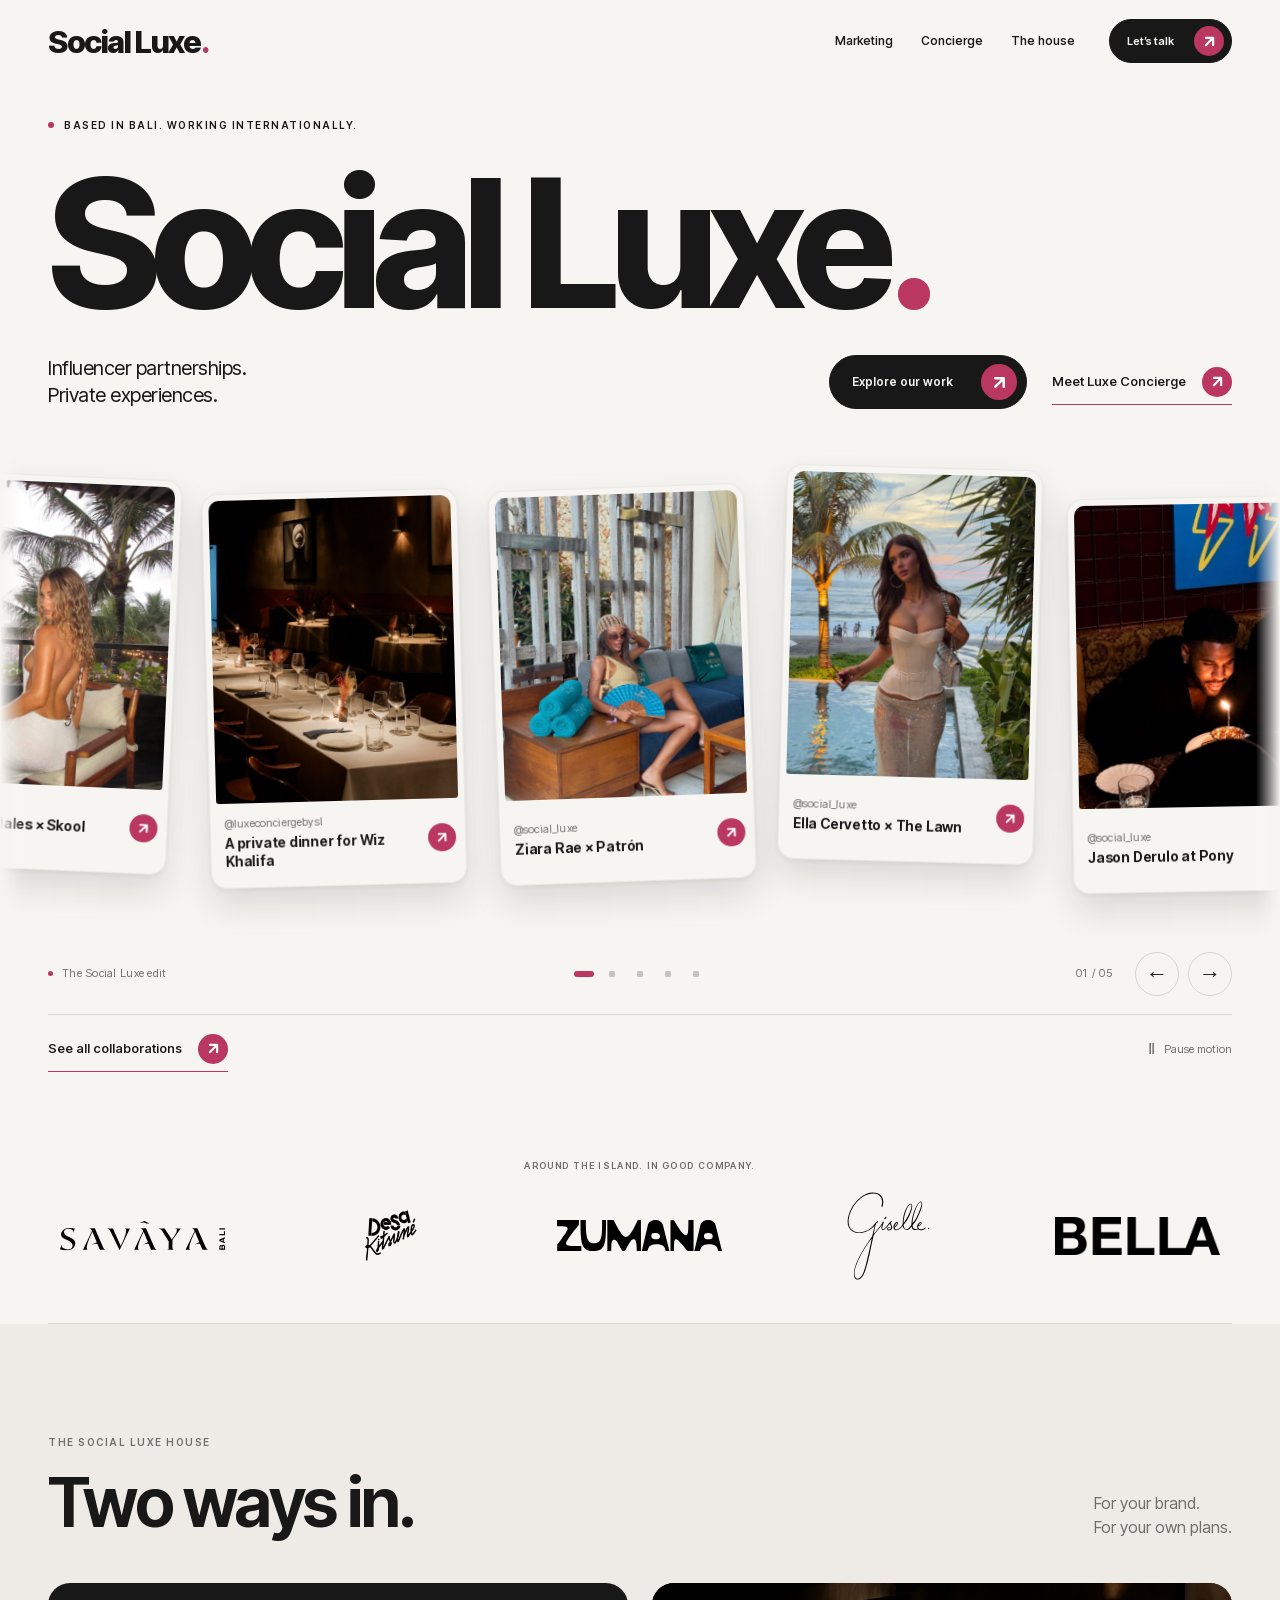
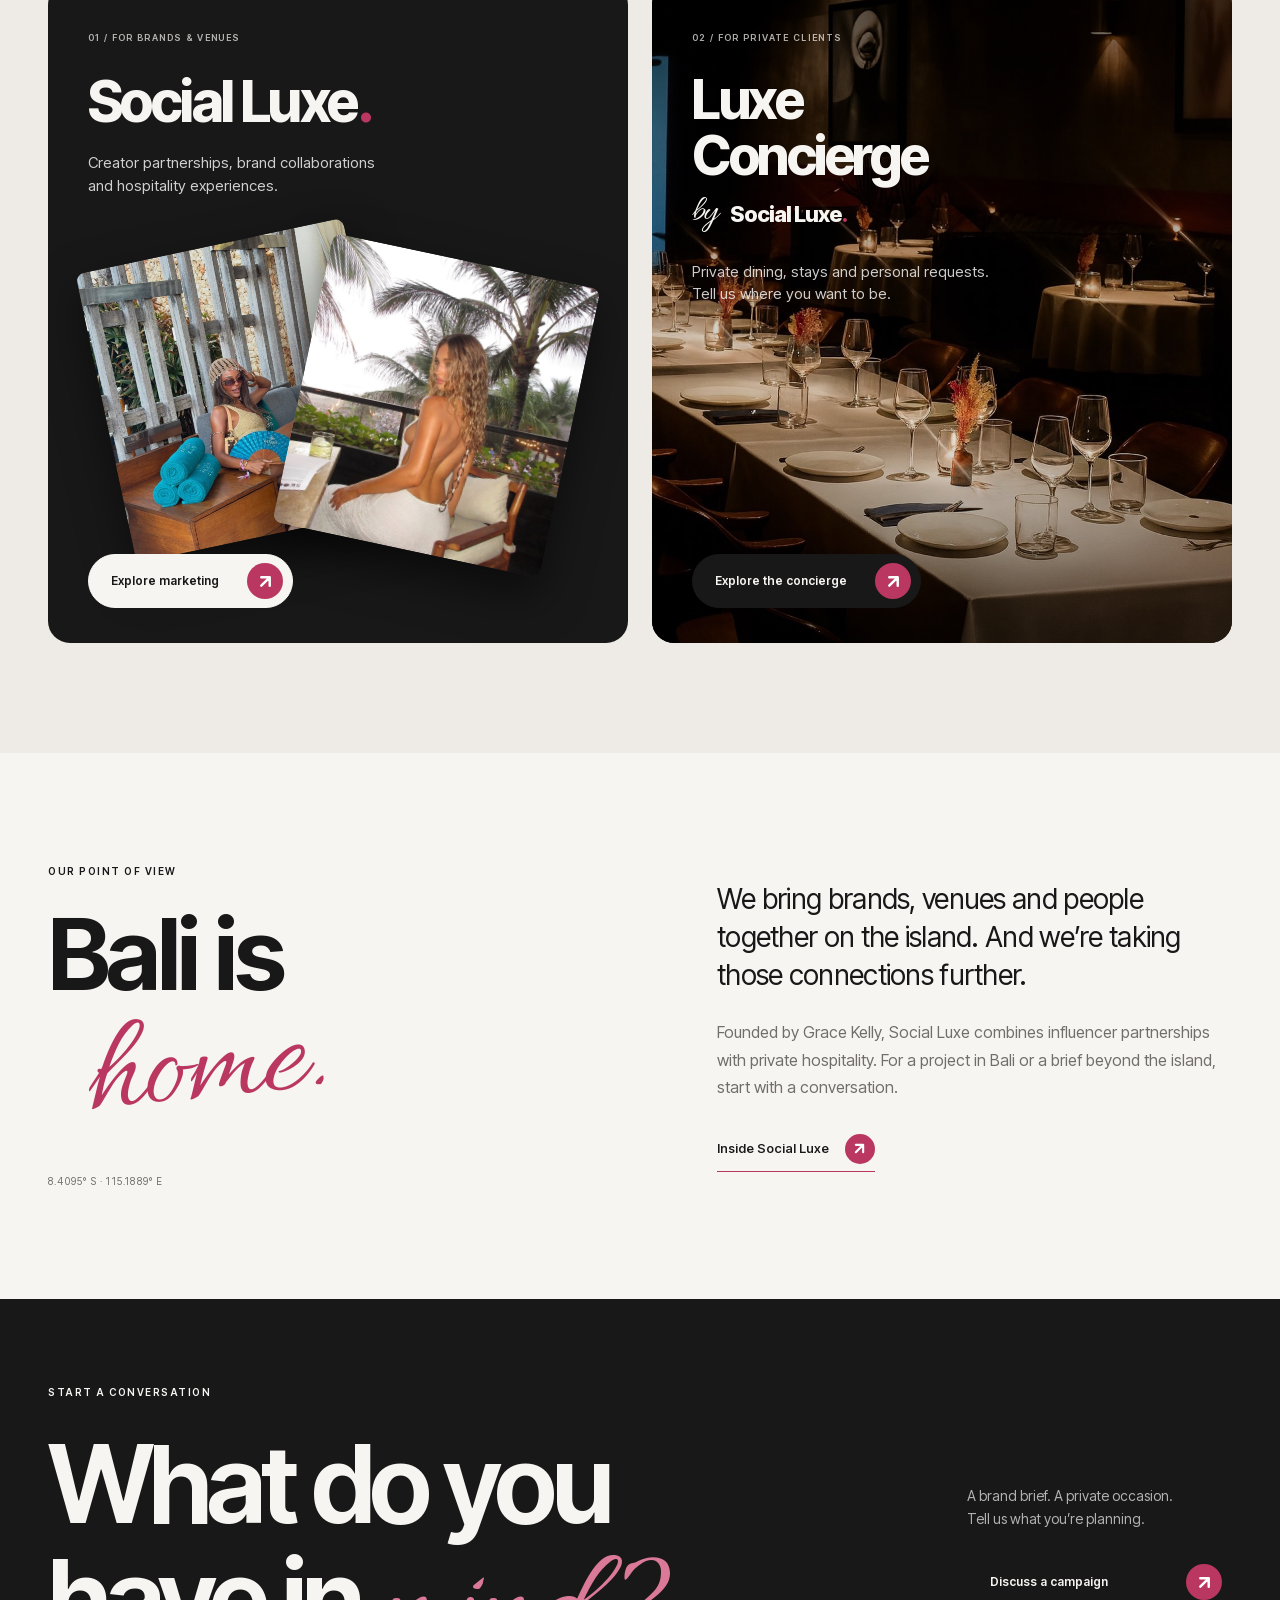
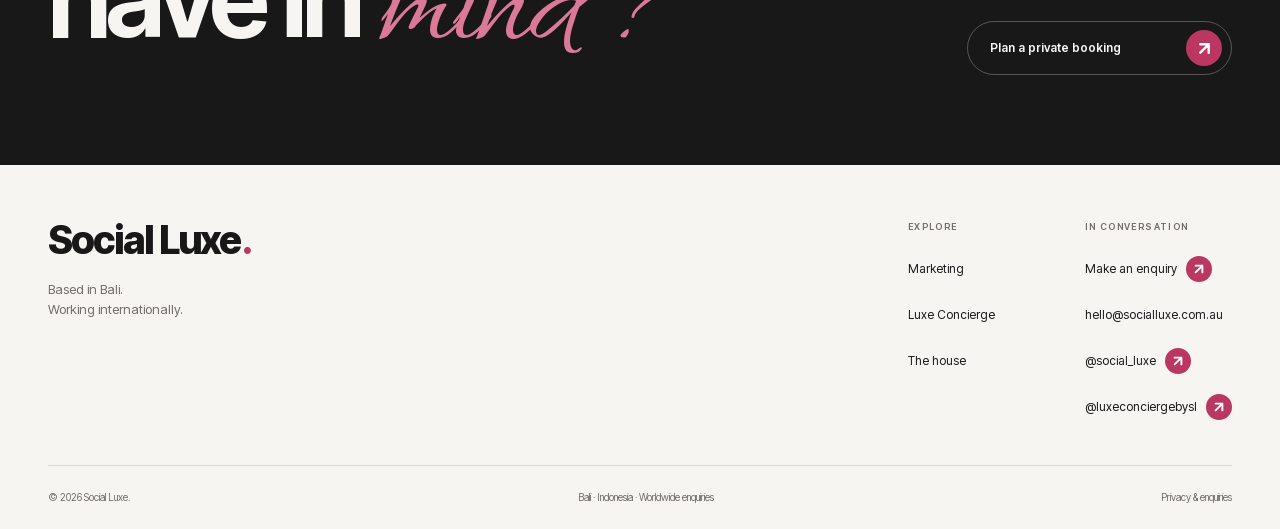
<file: public/index.html>
<!doctype html><html lang="en"><head><meta charset="utf-8"><meta name="viewport" content="width=device-width,initial-scale=1"><title>Social Luxe — Bali & Beyond</title><meta name="description" content="Influencer partnerships and private experiences. Social Luxe is based in Bali and working internationally."><meta name="robots" content="noindex,nofollow"><meta name="theme-color" content="#f7f5f2"><meta property="og:title" content="Social Luxe — Bali & Beyond"><meta property="og:description" content="Influencer partnerships and private experiences. Social Luxe is based in Bali and working internationally."><meta property="og:type" content="website"><link rel="icon" href="/assets/favicon.svg" type="image/svg+xml"><link rel="preload" href="/assets/fonts/inter-tight.woff2" as="font" type="font/woff2" crossorigin><link rel="stylesheet" href="/styles.css"><script src="/app.js" defer></script><script src="/motion-gallery.js" defer></script><script src="/hover-effects.js" defer></script></head><body class="home-page"><a class="skip-link" href="#main">Skip to content</a><header class="site-header"><div class="shell header-inner"><a class="brand" href="/" aria-label="Social Luxe home">Social Luxe<span class="brand-period">.</span></a><nav class="desktop-nav" aria-label="Main navigation"><a href="/marketing/" class="nav-link">Marketing</a><a href="/concierge/" class="nav-link">Concierge</a><a href="/the-house/" class="nav-link">The house</a></nav><a class="button header-action" data-shine href="/enquire/">Let’s talk<span class="arrow-icon " aria-hidden="true"><svg viewBox="4 4 16 16" fill="none"><path d="M7.5 16.5 16.5 7.5M7.5 7.5h9v9" stroke="currentColor" stroke-width="2.6" stroke-linecap="round" stroke-linejoin="round"/></svg></span></a><button class="menu-toggle" aria-label="Open menu" aria-controls="mobile-menu" aria-expanded="false"><span></span><span></span></button></div></header><div id="mobile-menu" class="mobile-menu" hidden><nav aria-label="Mobile navigation"><a href="/marketing/" class="nav-link">Marketing</a><a href="/concierge/" class="nav-link">Concierge</a><a href="/the-house/" class="nav-link">The house</a><a class="button " data-shine href="/enquire/">Make an enquiry<span class="arrow-icon " aria-hidden="true"><svg viewBox="4 4 16 16" fill="none"><path d="M7.5 16.5 16.5 7.5M7.5 7.5h9v9" stroke="currentColor" stroke-width="2.6" stroke-linecap="round" stroke-linejoin="round"/></svg></span></a></nav><p>Bali, Indonesia. Working internationally.</p></div><main id="main">
<section class="visual-hero floating-hero"><div class="shell hero-heading"><p class="eyebrow hero-enter"><span class="status-dot"></span> Based in Bali. Working internationally.</p><h1 class="hero-enter">Social Luxe<span class="brand-period">.</span></h1><div class="hero-subline hero-enter"><p>Influencer partnerships.<br>Private experiences.</p><div><a class="button " data-shine href="/marketing/#work">Explore our work<span class="arrow-icon " aria-hidden="true"><svg viewBox="4 4 16 16" fill="none"><path d="M7.5 16.5 16.5 7.5M7.5 7.5h9v9" stroke="currentColor" stroke-width="2.6" stroke-linecap="round" stroke-linejoin="round"/></svg></span></a><a class="text-link" href="/concierge/">Meet Luxe Concierge <span class="arrow-icon " aria-hidden="true"><svg viewBox="4 4 16 16" fill="none"><path d="M7.5 16.5 16.5 7.5M7.5 7.5h9v9" stroke="currentColor" stroke-width="2.6" stroke-linecap="round" stroke-linejoin="round"/></svg></span></a></div></div></div>
<div class="floating-gallery" data-hero-gallery><p class="sr-only" id="gallery-instructions">Featured collaborations. Use the arrow buttons or drag to explore. Movement pauses while using the keyboard.</p><div class="floating-deck" tabindex="0" role="region" aria-roledescription="carousel" aria-label="Five featured collaborations" aria-describedby="gallery-instructions"><div class="floating-track"><div class="floating-set" data-original><a class="floating-photo floating-photo-1" data-slide-index="0" data-tilt href="/marketing/#patron" data-project="patron" aria-label="Explore Ziara Rae × Patrón"><span class="floating-surface"><img draggable="false" src="/assets/projects/ziara-patron.jpg" alt="Photography from @social_luxe · Ziara Rae × Patrón" width="1080" height="1440" decoding="async"><span class="floating-caption"><small>@social_luxe</small><strong>Ziara Rae × Patrón</strong><span class="arrow-icon " aria-hidden="true"><svg viewBox="4 4 16 16" fill="none"><path d="M7.5 16.5 16.5 7.5M7.5 7.5h9v9" stroke="currentColor" stroke-width="2.6" stroke-linecap="round" stroke-linejoin="round"/></svg></span></span></span></a><a class="floating-photo floating-photo-2" data-slide-index="1" data-tilt href="/marketing/#ella" data-project="ella" aria-label="Explore Ella Cervetto × The Lawn"><span class="floating-surface"><img draggable="false" src="/assets/projects/ella-lawn.jpg" alt="Photography from @social_luxe · Ella Cervetto × The Lawn" width="1080" height="1440" fetchpriority="high"><span class="floating-caption"><small>@social_luxe</small><strong>Ella Cervetto × The Lawn</strong><span class="arrow-icon " aria-hidden="true"><svg viewBox="4 4 16 16" fill="none"><path d="M7.5 16.5 16.5 7.5M7.5 7.5h9v9" stroke="currentColor" stroke-width="2.6" stroke-linecap="round" stroke-linejoin="round"/></svg></span></span></span></a><a class="floating-photo floating-photo-3" data-slide-index="2" data-tilt href="/marketing/#jason" data-project="jason" aria-label="Explore Jason Derulo at Pony"><span class="floating-surface"><img draggable="false" src="/assets/projects/jason-pony.jpg" alt="Photography from @social_luxe · Jason Derulo in Bali" width="1080" height="1440" decoding="async"><span class="floating-caption"><small>@social_luxe</small><strong>Jason Derulo at Pony</strong><span class="arrow-icon " aria-hidden="true"><svg viewBox="4 4 16 16" fill="none"><path d="M7.5 16.5 16.5 7.5M7.5 7.5h9v9" stroke="currentColor" stroke-width="2.6" stroke-linecap="round" stroke-linejoin="round"/></svg></span></span></span></a><a class="floating-photo floating-photo-4" data-slide-index="3" data-tilt href="/marketing/#skool" data-project="skool" aria-label="Explore Tyniesha Hales × Skool Kitchen"><span class="floating-surface"><img draggable="false" src="/assets/projects/tyniesha-skool.jpg" alt="Photography from @social_luxe · Tyniesha Hales × Skool Kitchen" width="1080" height="1440" decoding="async"><span class="floating-caption"><small>@social_luxe</small><strong>Tyniesha Hales × Skool Kitchen</strong><span class="arrow-icon " aria-hidden="true"><svg viewBox="4 4 16 16" fill="none"><path d="M7.5 16.5 16.5 7.5M7.5 7.5h9v9" stroke="currentColor" stroke-width="2.6" stroke-linecap="round" stroke-linejoin="round"/></svg></span></span></span></a><a class="floating-photo floating-photo-5" data-slide-index="4" data-tilt href="/marketing/#wiz" data-project="wiz" aria-label="Explore A private dinner for Wiz Khalifa"><span class="floating-surface"><img draggable="false" src="/assets/projects/wiz-dinner.jpg" alt="Photography from @luxeconciergebysl · Private dinner in Bali" width="1080" height="1440" decoding="async"><span class="floating-caption"><small>@luxeconciergebysl</small><strong>A private dinner for Wiz Khalifa</strong><span class="arrow-icon " aria-hidden="true"><svg viewBox="4 4 16 16" fill="none"><path d="M7.5 16.5 16.5 7.5M7.5 7.5h9v9" stroke="currentColor" stroke-width="2.6" stroke-linecap="round" stroke-linejoin="round"/></svg></span></span></span></a></div></div></div><div class="hero-rail-controls gallery-controls-row shell"><span class="gallery-live-label"><span class="status-dot" aria-hidden="true"></span>The Social Luxe edit</span><div class="gallery-dots" role="group" aria-label="Choose a featured collaboration"><button class="gallery-dot" data-slide="0" aria-label="Show Ziara Rae × Patrón" aria-current="true"><span></span></button><button class="gallery-dot" data-slide="1" aria-label="Show Ella Cervetto × The Lawn"><span></span></button><button class="gallery-dot" data-slide="2" aria-label="Show Jason Derulo at Pony"><span></span></button><button class="gallery-dot" data-slide="3" aria-label="Show Tyniesha Hales × Skool Kitchen"><span></span></button><button class="gallery-dot" data-slide="4" aria-label="Show A private dinner for Wiz Khalifa"><span></span></button></div><div class="gallery-navigation"><span class="hero-rail-status" aria-hidden="true">01 / 05</span><button class="hero-prev" aria-label="Previous collaboration">←</button><button class="hero-next" aria-label="Next collaboration">→</button></div></div><span class="sr-only gallery-announcement" aria-live="polite" aria-atomic="true"></span></div><div class="shell hero-stage-footer"><a href="/marketing/#work" class="text-link">See all collaborations <span class="arrow-icon " aria-hidden="true"><svg viewBox="4 4 16 16" fill="none"><path d="M7.5 16.5 16.5 7.5M7.5 7.5h9v9" stroke="currentColor" stroke-width="2.6" stroke-linecap="round" stroke-linejoin="round"/></svg></span></a><button id="motion-toggle" class="motion-toggle" aria-pressed="false"><span aria-hidden="true">Ⅱ</span> Pause motion</button></div></section>
<section class="brand-strip shell" aria-label="Venues we work with"><p class="eyebrow">Around the island. In good company.</p><div class="brand-logos"><a href="/marketing/#savaya" aria-label="Discover Savaya"><img class="partner-logo" src="/assets/logos/savaya.svg" alt="Savaya" loading="lazy"></a><a href="/marketing/#venues" aria-label="Discover Desa Kitsuné"><img class="partner-logo" src="/assets/logos/desa-kitsune.png" alt="Desa Kitsuné" loading="lazy"></a><a href="/marketing/#zumana" aria-label="Discover Zumana"><img class="partner-logo" src="/assets/logos/zumana.svg" alt="Zumana" loading="lazy"></a><a href="/marketing/#venues" aria-label="Discover Giselle"><img class="partner-logo" src="/assets/logos/giselle.svg" alt="Giselle" loading="lazy"></a><a href="/marketing/#venues" aria-label="Discover Bella"><img class="partner-logo" src="/assets/logos/bella.png" alt="Bella" loading="lazy"></a></div></section>
<section class="worlds-section section"><div class="shell"><div class="section-head reveal"><div><p class="eyebrow">The Social Luxe house</p><h2 class="section-title">Two ways in.</h2></div><p>For your brand.<br>For your own plans.</p></div><div class="worlds-grid"><article class="world-card marketing-world reveal" data-shine><span class="eyebrow">01 / For brands &amp; venues</span><h3>Social Luxe<span>.</span></h3><p>Creator partnerships, brand collaborations<br>and hospitality experiences.</p><div class="stacked-images" aria-hidden="true"><img src="/assets/projects/ziara-patron.jpg" alt="" loading="lazy"><img src="/assets/projects/tyniesha-skool.jpg" alt="" loading="lazy"></div><a class="button button-light" data-shine href="/marketing/">Explore marketing<span class="arrow-icon " aria-hidden="true"><svg viewBox="4 4 16 16" fill="none"><path d="M7.5 16.5 16.5 7.5M7.5 7.5h9v9" stroke="currentColor" stroke-width="2.6" stroke-linecap="round" stroke-linejoin="round"/></svg></span></a></article><article class="world-card concierge-world reveal delay-1" data-shine><img class="world-backdrop" src="/assets/projects/wiz-dinner.jpg" alt="The private dinner setting prepared for Wiz Khalifa in Bali" loading="lazy"><div class="world-content"><span class="eyebrow">02 / For private clients</span><h3 class="luxe-mark">Luxe Concierge<span class="luxe-signature"><span class="script">by</span> <span class="brand">Social Luxe<span class="brand-period">.</span></span></span></h3><p>Private dining, stays and personal requests.<br>Tell us where you want to be.</p><a class="button " data-shine href="/concierge/">Explore the concierge<span class="arrow-icon " aria-hidden="true"><svg viewBox="4 4 16 16" fill="none"><path d="M7.5 16.5 16.5 7.5M7.5 7.5h9v9" stroke="currentColor" stroke-width="2.6" stroke-linecap="round" stroke-linejoin="round"/></svg></span></a></div></article></div></div></section>
<section class="section shell bali-section"><div class="bali-title reveal"><p class="eyebrow">Our point of view</p><h2 class="section-title">Bali is<br><span class="script">home.</span></h2><span class="coordinate">8.4095° S · 115.1889° E</span></div><div class="bali-copy reveal"><p class="body-large">We bring brands, venues and people together on the island. And we’re taking those connections further.</p><p>Founded by Grace Kelly, Social Luxe combines influencer partnerships with private hospitality. For a project in Bali or a brief beyond the island, start with a conversation.</p><a class="text-link" href="/the-house/">Inside Social Luxe <span class="arrow-icon " aria-hidden="true"><svg viewBox="4 4 16 16" fill="none"><path d="M7.5 16.5 16.5 7.5M7.5 7.5h9v9" stroke="currentColor" stroke-width="2.6" stroke-linecap="round" stroke-linejoin="round"/></svg></span></a></div></section><section class="contact-band"><div class="shell"><p class="eyebrow reveal">Start a conversation</p><div class="contact-band-inner"><h2 class="reveal">What do you<br>have in <span class="script">mind?</span></h2><div class="contact-options reveal"><p>A brand brief. A private occasion.<br>Tell us what you’re planning.</p><a class="button " data-shine href="/enquire/?service=marketing">Discuss a campaign<span class="arrow-icon " aria-hidden="true"><svg viewBox="4 4 16 16" fill="none"><path d="M7.5 16.5 16.5 7.5M7.5 7.5h9v9" stroke="currentColor" stroke-width="2.6" stroke-linecap="round" stroke-linejoin="round"/></svg></span></a><a class="button button-outline" data-shine href="/enquire/?service=concierge">Plan a private booking<span class="arrow-icon " aria-hidden="true"><svg viewBox="4 4 16 16" fill="none"><path d="M7.5 16.5 16.5 7.5M7.5 7.5h9v9" stroke="currentColor" stroke-width="2.6" stroke-linecap="round" stroke-linejoin="round"/></svg></span></a></div></div></div></section></main><footer class="site-footer"><div class="shell"><div class="footer-top"><div><a class="brand" href="/">Social Luxe<span class="brand-period">.</span></a><p class="footer-description">Based in Bali.<br>Working internationally.</p></div><div class="footer-nav"><div class="footer-column"><span class="eyebrow">Explore</span><a href="/marketing/">Marketing</a><a href="/concierge/">Luxe Concierge</a><a href="/the-house/">The house</a></div><div class="footer-column"><span class="eyebrow">In conversation</span><a href="/enquire/">Make an enquiry <span class="arrow-icon " aria-hidden="true"><svg viewBox="4 4 16 16" fill="none"><path d="M7.5 16.5 16.5 7.5M7.5 7.5h9v9" stroke="currentColor" stroke-width="2.6" stroke-linecap="round" stroke-linejoin="round"/></svg></span></a><a href="mailto:hello@socialluxe.com.au">hello@socialluxe.com.au</a><a href="https://www.instagram.com/social_luxe/" target="_blank" rel="noopener noreferrer">@social_luxe <span class="arrow-icon " aria-hidden="true"><svg viewBox="4 4 16 16" fill="none"><path d="M7.5 16.5 16.5 7.5M7.5 7.5h9v9" stroke="currentColor" stroke-width="2.6" stroke-linecap="round" stroke-linejoin="round"/></svg></span></a><a href="https://www.instagram.com/luxeconciergebysl/" target="_blank" rel="noopener noreferrer">@luxeconciergebysl <span class="arrow-icon " aria-hidden="true"><svg viewBox="4 4 16 16" fill="none"><path d="M7.5 16.5 16.5 7.5M7.5 7.5h9v9" stroke="currentColor" stroke-width="2.6" stroke-linecap="round" stroke-linejoin="round"/></svg></span></a></div></div></div><div class="footer-bottom"><span>© 2026 Social Luxe.</span><span>Bali · Indonesia · Worldwide enquiries</span><a href="/privacy/">Privacy &amp; enquiries</a></div></div></footer><dialog id="project-dialog" aria-labelledby="project-title"><button class="dialog-close" aria-label="Close project">×</button><div class="dialog-layout"><div class="dialog-visual"><img id="dialog-photo" alt="" width="1080" height="1400"><div class="dialog-photo-controls"><button id="photo-prev" aria-label="Previous photo">←</button><span id="photo-count" aria-live="polite"></span><button id="photo-next" aria-label="Next photo">→</button></div></div><div class="dialog-copy"><p id="project-category" class="eyebrow"></p><h2 id="project-title"></h2><div id="dialog-logo"></div><p id="project-description"></p><dl><div><dt>Location</dt><dd id="project-place"></dd></div><div><dt>Published</dt><dd id="project-date"></dd></div></dl><a id="project-source" class="button" href="https://www.instagram.com/social_luxe/" target="_blank" rel="noopener noreferrer">View original post <span class="arrow-icon " aria-hidden="true"><svg viewBox="4 4 16 16" fill="none"><path d="M7.5 16.5 16.5 7.5M7.5 7.5h9v9" stroke="currentColor" stroke-width="2.6" stroke-linecap="round" stroke-linejoin="round"/></svg></span></a><a id="project-photo-source" class="text-link" href="https://www.instagram.com/social_luxe/" target="_blank" rel="noopener noreferrer" hidden>View photo publication <span class="arrow-icon " aria-hidden="true"><svg viewBox="4 4 16 16" fill="none"><path d="M7.5 16.5 16.5 7.5M7.5 7.5h9v9" stroke="currentColor" stroke-width="2.6" stroke-linecap="round" stroke-linejoin="round"/></svg></span></a><p id="project-credit" class="source-note"></p></div></div></dialog><script id="projects-data" type="application/json">[{"id": "ella", "title": "Ella Cervetto × The Lawn", "short": "Ella Cervetto", "partner": "The Lawn", "category": "partnerships", "categoryLabel": "Creator partnership", "place": "Canggu, Bali", "date": "November 2026", "image": "ella-lawn", "photos": ["ella-lawn", "ella-lawn-detail"], "logo": "the-lawn.png", "description": "Ella Cervetto at The Lawn Canggu. A creator and venue collaboration shared by Social Luxe as part of its client work.", "source": "https://www.instagram.com/social_luxe/p/DfWwA1ykzfr/", "credit": "Photography from @social_luxe · Ella Cervetto × The Lawn"}, {"id": "savaya", "title": "Sevara & Josh × Savaya", "short": "Sevara & Josh", "partner": "Savaya", "category": "partnerships", "categoryLabel": "Brand & venue partnership", "place": "Bali", "date": "September 2026", "image": "savaya-patron-detail", "photos": ["savaya-patron-detail", "savaya-patron"], "logo": "savaya.svg", "description": "Sevara and Josh with Patrón, on their way to Savaya. A brand and venue collaboration shared by Social Luxe.", "source": "https://www.instagram.com/social_luxe/p/DdEBBIuE01P/", "credit": "Photography from @social_luxe · Sevara & Josh × Patrón / Savaya"}, {"id": "zumana", "title": "Tori Levett × Zumana", "short": "Tori Levett", "partner": "Zumana", "category": "events", "categoryLabel": "Event & VIP liaison", "place": "Bali", "date": "September 2026", "image": "tori-zumana", "photos": ["tori-zumana"], "logo": "zumana.svg", "description": "Tori Levett headlining at Zumana. Social Luxe announced its exclusive VIP liaison role for the event, alongside Patrón.", "source": "https://www.instagram.com/social_luxe/p/DdNqJIrTnNl/", "credit": "Event artwork published by @social_luxe · Tori Levett at Zumana"}, {"id": "patron", "title": "Ziara Rae × Patrón", "short": "Ziara Rae", "partner": "Patrón", "category": "partnerships", "categoryLabel": "Brand partnership", "place": "Bali", "date": "September 2026", "image": "ziara-patron", "photos": ["ziara-patron"], "logo": "patron.svg", "description": "Ziara Rae for Patrón. A brand collaboration featured on Social Luxe’s account under #SLClients.", "source": "https://www.instagram.com/social_luxe/p/Dd2vFVZk_rT/", "credit": "Photography from @social_luxe · Ziara Rae × Patrón"}, {"id": "jason", "title": "Jason Derulo at Pony", "short": "Jason Derulo", "partner": "Pony", "category": "hosting", "categoryLabel": "Private hosting", "place": "Bali", "date": "September 2026", "image": "jason-pony", "photos": ["jason-pony", "jason-pony-cover"], "logo": "pony.webp", "description": "An intimate birthday celebration at Pony, curated by Social Luxe, with drinks by Patrón. Private hosting for Jason Derulo during his time in Bali.", "source": "https://www.instagram.com/pony.bali/reel/DdfnHnxoyr7/", "photoSource": "https://www.instagram.com/social_luxe/p/DdlFEnvEw7c/", "credit": "Photography from @social_luxe · Jason Derulo in Bali"}, {"id": "el", "title": "El × Pony", "short": "El", "partner": "Pony", "category": "partnerships", "categoryLabel": "Creator partnership", "place": "Bali", "date": "September 2026", "image": "el-pony", "photos": ["el-pony"], "logo": "pony.webp", "description": "El (@elliecasei) at Pony. A creator and restaurant collaboration featured on Social Luxe’s account.", "source": "https://www.instagram.com/social_luxe/p/Dc-I_kXzs-v/", "credit": "Photography from @social_luxe · El × Pony"}, {"id": "sana", "title": "Michelle × Sana Uluwatu", "short": "Michelle", "partner": "Sana Uluwatu", "category": "partnerships", "categoryLabel": "Creator partnership", "place": "Uluwatu, Bali", "date": "August 2026", "image": "michelle-sana", "photos": ["michelle-sana"], "logo": "sana.webp", "description": "Michelle (@mishkaivana) at Sana Uluwatu. A creator and hospitality collaboration published by Social Luxe.", "source": "https://www.instagram.com/social_luxe/p/DcVAiyZzYGr/", "credit": "Photography from @social_luxe · Michelle × Sana Uluwatu"}, {"id": "skool", "title": "Tyniesha Hales × Skool Kitchen", "short": "Tyniesha Hales", "partner": "Skool Kitchen", "category": "partnerships", "categoryLabel": "Creator partnership", "place": "Canggu, Bali", "date": "June 2026", "image": "tyniesha-skool", "photos": ["tyniesha-skool", "tyniesha-skool-detail"], "logo": "skool.png", "description": "Tyniesha Hales at Skool Kitchen. A creator and hospitality collaboration published by Social Luxe under #SLClients.", "source": "https://www.instagram.com/social_luxe/p/DZbkNwxEzaO/", "credit": "Photography from @social_luxe · Tyniesha Hales × Skool Kitchen"}, {"id": "wiz", "title": "A private dinner for Wiz Khalifa", "short": "Wiz Khalifa", "partner": "Masonry", "category": "hosting", "categoryLabel": "Private dining", "place": "Bali", "date": "October 2025", "image": "wiz-dinner", "photos": ["wiz-dinner", "wiz-dinner-cover"], "logo": "masonry.webp", "description": "A private post-performance dinner for Wiz Khalifa in Bali, curated and hosted by Luxe Concierge. The original publication features Masonry Bali.", "source": "https://www.instagram.com/luxeconciergebysl/p/DQL3hcGEhQ0/", "credit": "Photography from @luxeconciergebysl · Private dinner in Bali"}]</script></body></html>
</file>
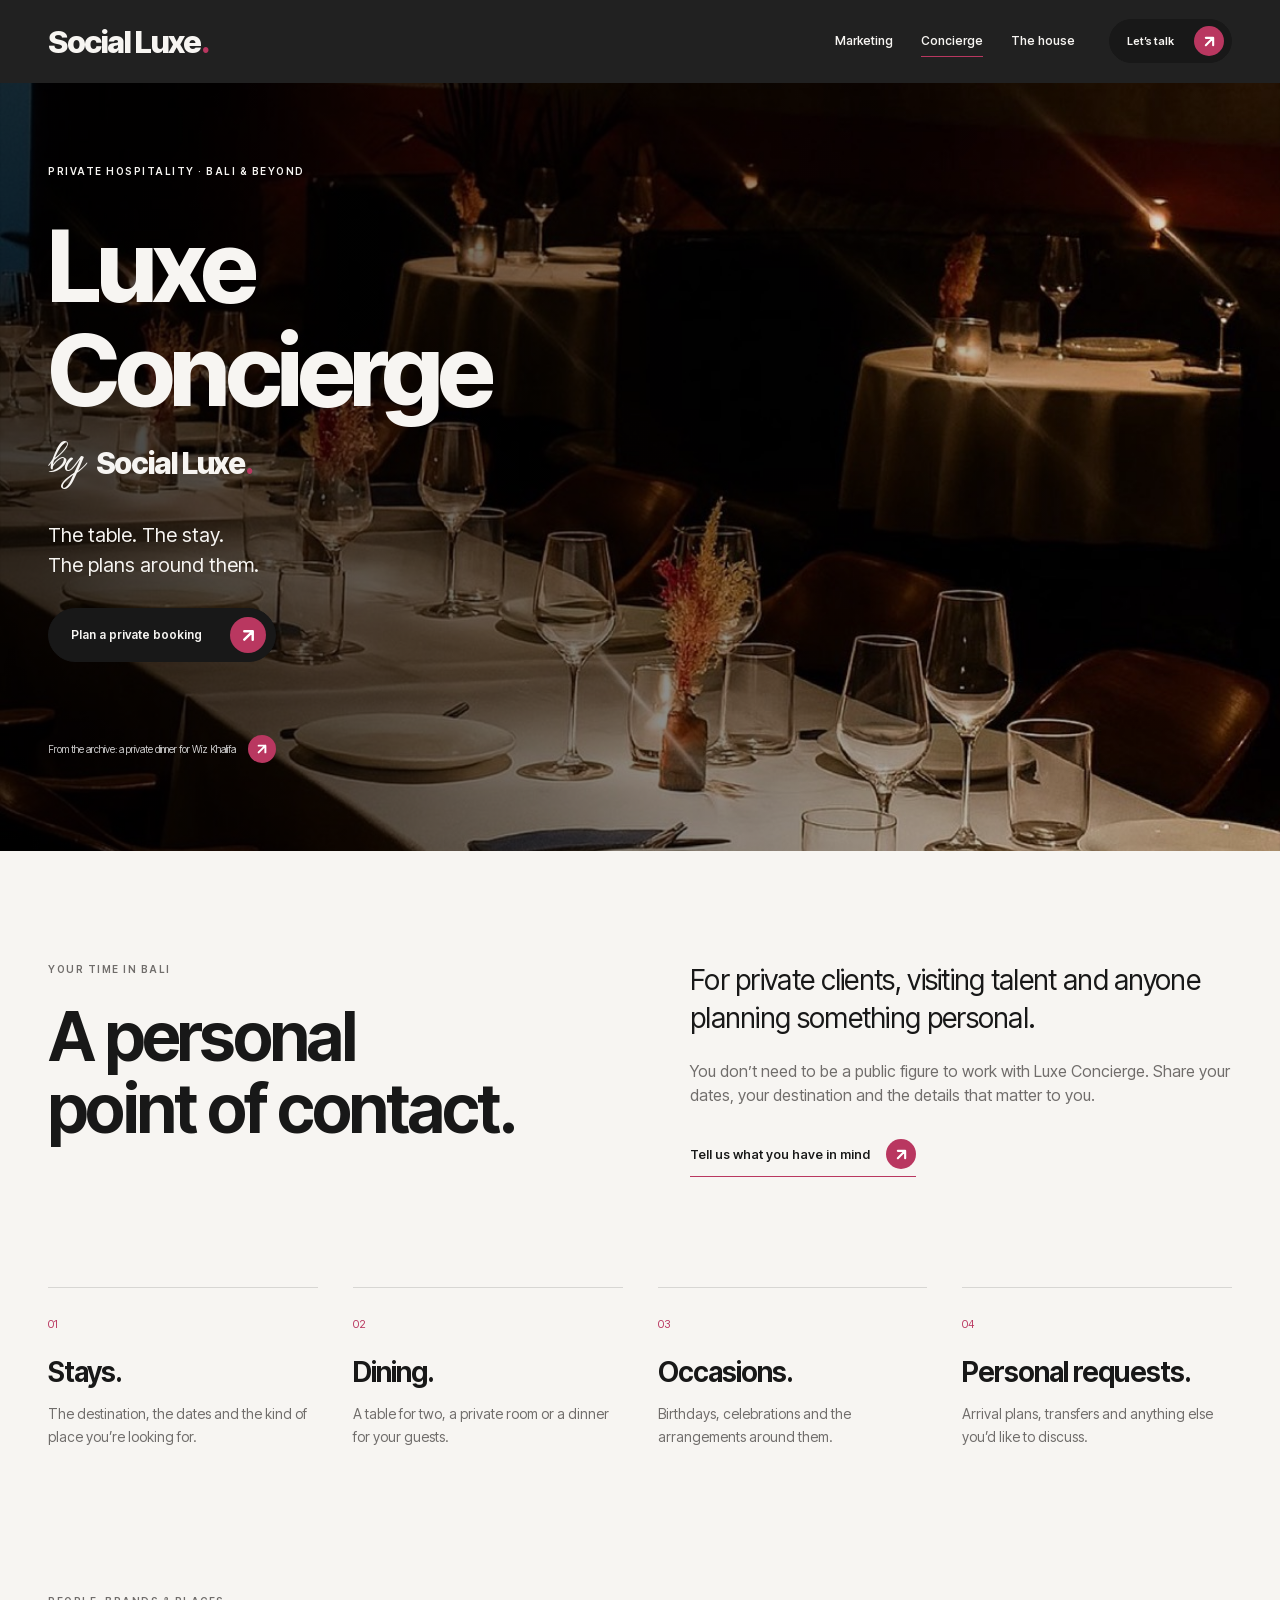
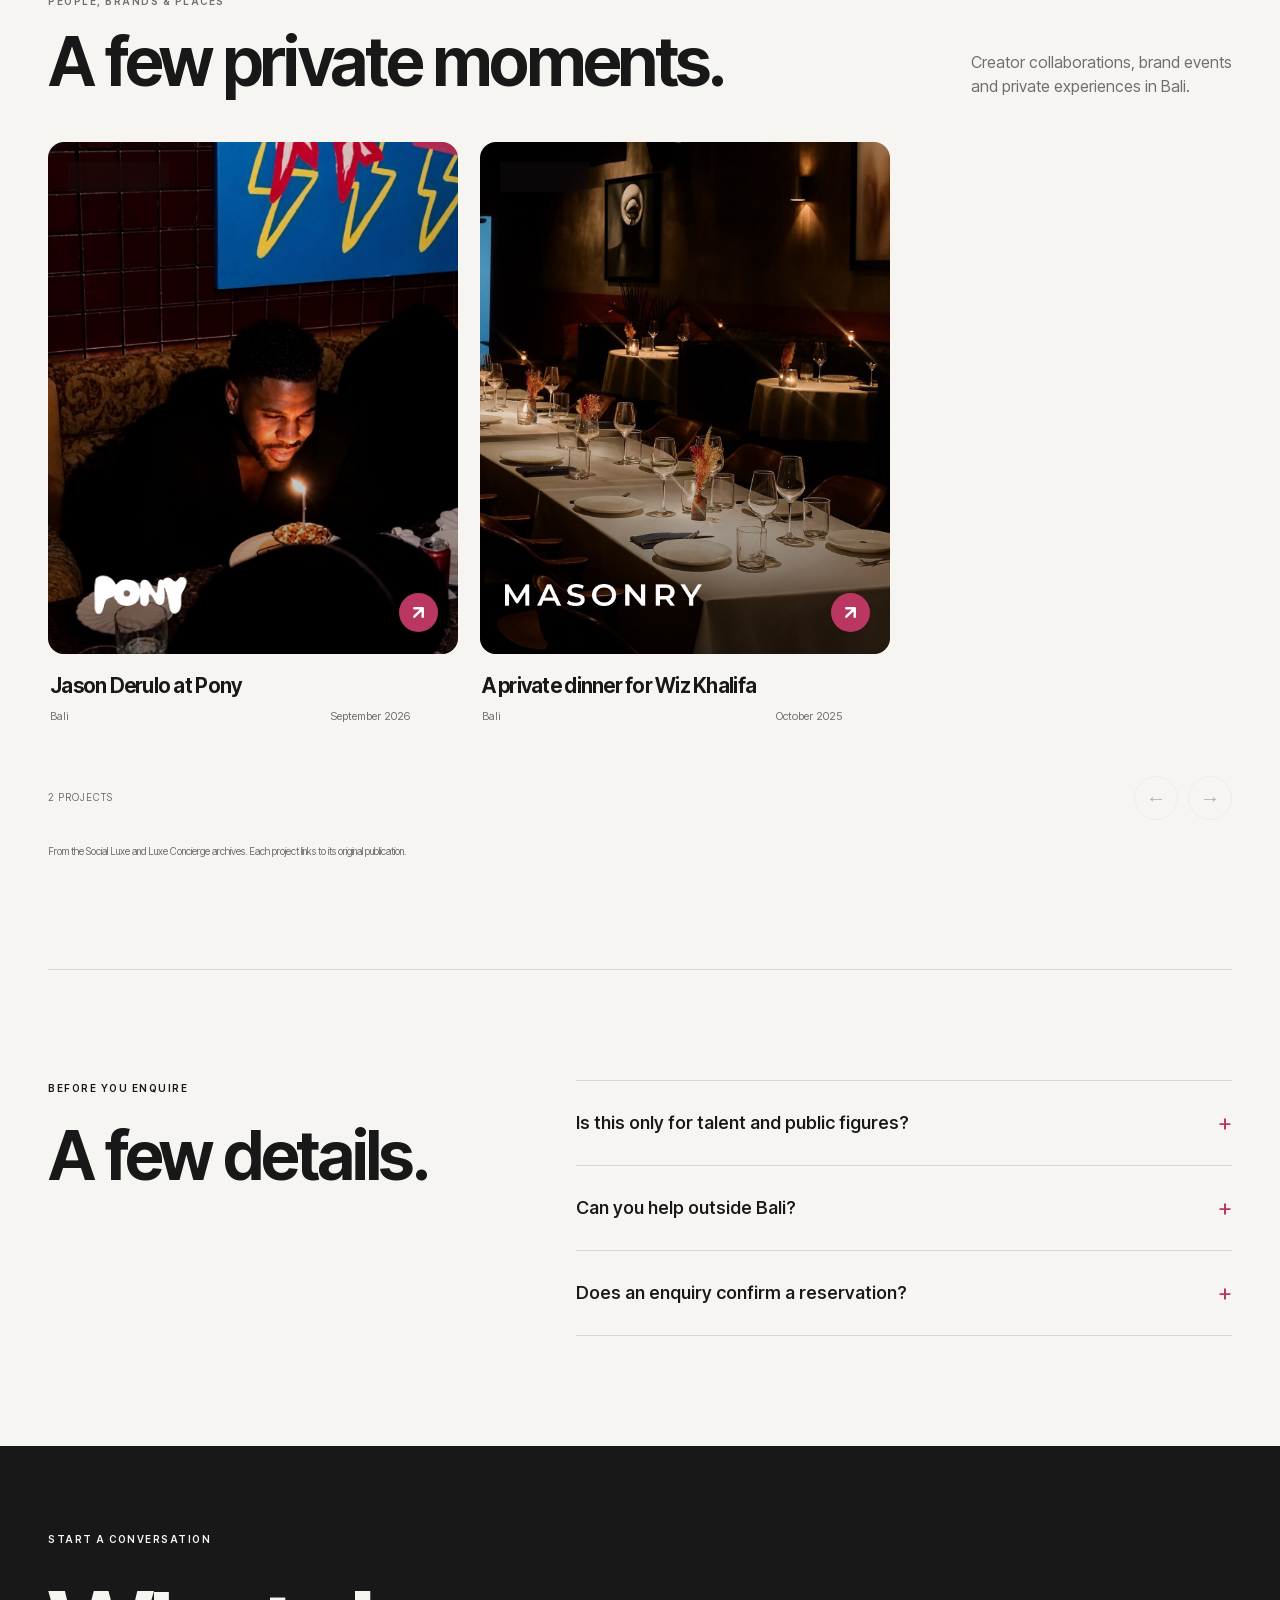
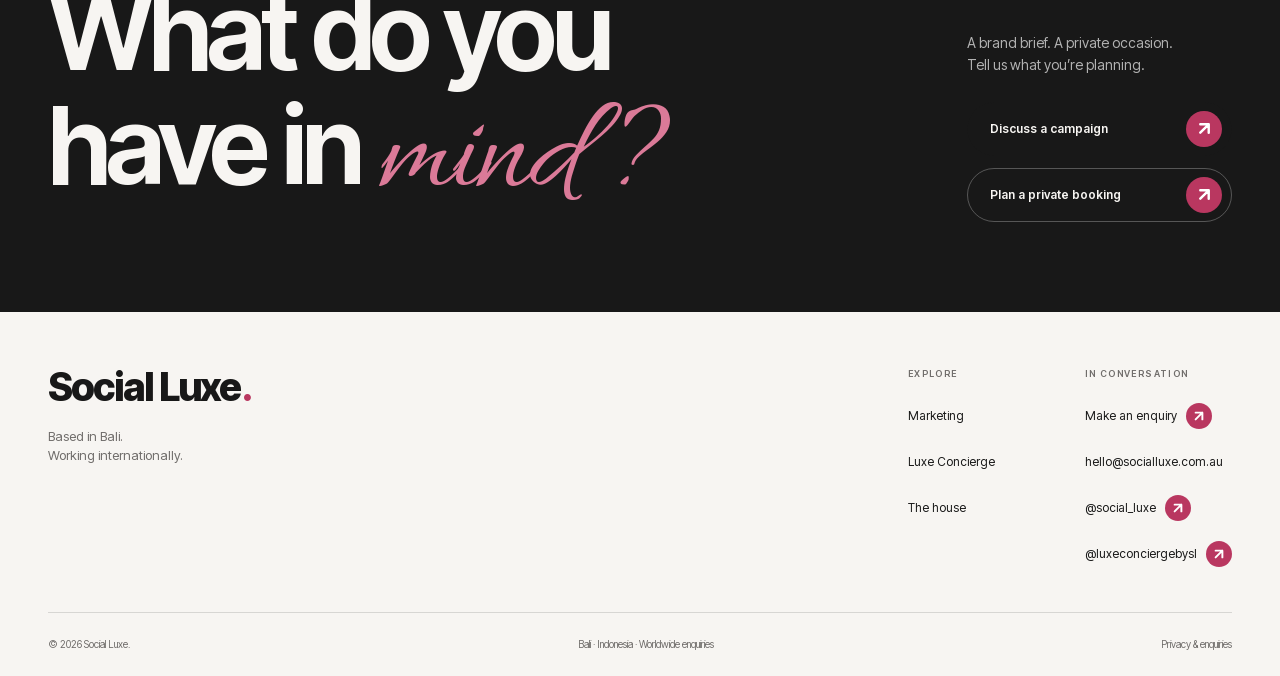
<file: public/concierge/index.html>
<!doctype html><html lang="en"><head><meta charset="utf-8"><meta name="viewport" content="width=device-width,initial-scale=1"><title>Luxe Concierge by Social Luxe</title><meta name="description" content="Private hospitality, reservations and personal requests in Bali and beyond."><meta name="robots" content="noindex,nofollow"><meta name="theme-color" content="#f7f5f2"><meta property="og:title" content="Luxe Concierge by Social Luxe"><meta property="og:description" content="Private hospitality, reservations and personal requests in Bali and beyond."><meta property="og:type" content="website"><link rel="icon" href="/assets/favicon.svg" type="image/svg+xml"><link rel="preload" href="/assets/fonts/inter-tight.woff2" as="font" type="font/woff2" crossorigin><link rel="stylesheet" href="/styles.css"><script src="/app.js" defer></script><script src="/hover-effects.js" defer></script></head><body class="concierge-page"><a class="skip-link" href="#main">Skip to content</a><header class="site-header"><div class="shell header-inner"><a class="brand" href="/" aria-label="Social Luxe home">Social Luxe<span class="brand-period">.</span></a><nav class="desktop-nav" aria-label="Main navigation"><a href="/marketing/" class="nav-link">Marketing</a><a href="/concierge/" class="nav-link" aria-current="page">Concierge</a><a href="/the-house/" class="nav-link">The house</a></nav><a class="button header-action" data-shine href="/enquire/">Let’s talk<span class="arrow-icon " aria-hidden="true"><svg viewBox="4 4 16 16" fill="none"><path d="M7.5 16.5 16.5 7.5M7.5 7.5h9v9" stroke="currentColor" stroke-width="2.6" stroke-linecap="round" stroke-linejoin="round"/></svg></span></a><button class="menu-toggle" aria-label="Open menu" aria-controls="mobile-menu" aria-expanded="false"><span></span><span></span></button></div></header><div id="mobile-menu" class="mobile-menu" hidden><nav aria-label="Mobile navigation"><a href="/marketing/" class="nav-link">Marketing</a><a href="/concierge/" class="nav-link" aria-current="page">Concierge</a><a href="/the-house/" class="nav-link">The house</a><a class="button " data-shine href="/enquire/">Make an enquiry<span class="arrow-icon " aria-hidden="true"><svg viewBox="4 4 16 16" fill="none"><path d="M7.5 16.5 16.5 7.5M7.5 7.5h9v9" stroke="currentColor" stroke-width="2.6" stroke-linecap="round" stroke-linejoin="round"/></svg></span></a></nav><p>Bali, Indonesia. Working internationally.</p></div><main id="main">
<section class="concierge-hero"><img class="concierge-backdrop" src="/assets/projects/wiz-dinner.jpg" alt="A private dinner setting in Bali, from the Luxe Concierge archive" fetchpriority="high"><div class="concierge-hero-inner shell"><p class="eyebrow hero-enter">Private hospitality · Bali &amp; beyond</p><div class="hero-enter"><h1 class="luxe-mark">Luxe Concierge<span class="luxe-signature"><span class="script">by</span> <span class="brand">Social Luxe<span class="brand-period">.</span></span></span></h1></div><p class="hero-enter">The table. The stay.<br>The plans around them.</p><div class="hero-enter"><a class="button " data-shine href="/enquire/?service=concierge">Plan a private booking<span class="arrow-icon " aria-hidden="true"><svg viewBox="4 4 16 16" fill="none"><path d="M7.5 16.5 16.5 7.5M7.5 7.5h9v9" stroke="currentColor" stroke-width="2.6" stroke-linecap="round" stroke-linejoin="round"/></svg></span></a></div><a class="concierge-photo-credit" href="/marketing/#wiz" data-project="wiz">From the archive: a private dinner for Wiz Khalifa <span class="arrow-icon " aria-hidden="true"><svg viewBox="4 4 16 16" fill="none"><path d="M7.5 16.5 16.5 7.5M7.5 7.5h9v9" stroke="currentColor" stroke-width="2.6" stroke-linecap="round" stroke-linejoin="round"/></svg></span></a></div></section>
<section class="section shell concierge-intro"><div class="reveal"><p class="eyebrow">Your time in Bali</p><h2 class="section-title">A personal<br>point of contact.</h2></div><div class="reveal"><p class="body-large">For private clients, visiting talent and anyone planning something personal.</p><p>You don’t need to be a public figure to work with Luxe Concierge. Share your dates, your destination and the details that matter to you.</p><a class="text-link" href="/enquire/?service=concierge">Tell us what you have in mind <span class="arrow-icon " aria-hidden="true"><svg viewBox="4 4 16 16" fill="none"><path d="M7.5 16.5 16.5 7.5M7.5 7.5h9v9" stroke="currentColor" stroke-width="2.6" stroke-linecap="round" stroke-linejoin="round"/></svg></span></a></div></section><section class="shell concierge-services"><article><span class="number">01</span><h3>Stays.</h3><p>The destination, the dates and the kind of place you’re looking for.</p></article><article><span class="number">02</span><h3>Dining.</h3><p>A table for two, a private room or a dinner for your guests.</p></article><article><span class="number">03</span><h3>Occasions.</h3><p>Birthdays, celebrations and the arrangements around them.</p></article><article><span class="number">04</span><h3>Personal requests.</h3><p>Arrival plans, transfers and anything else you’d like to discuss.</p></article></section>
<section id="work" class="work-section section" data-gallery><div class="shell"><div class="section-head reveal"><div><p class="eyebrow">People, brands &amp; places</p><h2 class="section-title">A few private moments.</h2></div><p>Creator collaborations, brand events<br>and private experiences in Bali.</p></div></div><div class="project-rail " tabindex="0" role="region" aria-label="Selected collaborations"><article class="project-card" id="jason" data-category="hosting"><a class="project-cover" data-tilt href="/marketing/#jason" data-project="jason" aria-label="Explore Jason Derulo at Pony"><span class="project-image"><img class="project-photo" src="/assets/projects/jason-pony.jpg" alt="Photography from @social_luxe · Jason Derulo in Bali" width="1080" height="1440" loading="lazy"><span class="project-type">Private hosting</span><span class="project-logo"><img class="partner-logo" src="/assets/logos/pony.webp" alt="Pony" loading="lazy"></span><span class="arrow-icon project-open" aria-hidden="true"><svg viewBox="4 4 16 16" fill="none"><path d="M7.5 16.5 16.5 7.5M7.5 7.5h9v9" stroke="currentColor" stroke-width="2.6" stroke-linecap="round" stroke-linejoin="round"/></svg></span></span></a><div class="project-caption"><h3>Jason Derulo at Pony</h3><p>Bali <span>September 2026</span></p></div></article><article class="project-card" id="wiz" data-category="hosting"><a class="project-cover" data-tilt href="/marketing/#wiz" data-project="wiz" aria-label="Explore A private dinner for Wiz Khalifa"><span class="project-image"><img class="project-photo" src="/assets/projects/wiz-dinner.jpg" alt="Photography from @luxeconciergebysl · Private dinner in Bali" width="1080" height="1440" loading="lazy"><span class="project-type">Private dining</span><span class="project-logo"><img class="partner-logo" src="/assets/logos/masonry.webp" alt="Masonry" loading="lazy"></span><span class="arrow-icon project-open" aria-hidden="true"><svg viewBox="4 4 16 16" fill="none"><path d="M7.5 16.5 16.5 7.5M7.5 7.5h9v9" stroke="currentColor" stroke-width="2.6" stroke-linecap="round" stroke-linejoin="round"/></svg></span></span></a><div class="project-caption"><h3>A private dinner for Wiz Khalifa</h3><p>Bali <span>October 2025</span></p></div></article></div><div class="shell"><div class="gallery-controls"><p class="gallery-status" aria-live="polite">2 projects</p><div><button class="gallery-prev" aria-label="Previous projects">←</button><button class="gallery-next" aria-label="Next projects">→</button></div></div><p class="source-note">From the Social Luxe and Luxe Concierge archives. Each project links to its original publication.</p></div></section><section class="section shell page-faq"><div><p class="eyebrow">Before you enquire</p><h2 class="section-title">A few details.</h2></div><div class="faq-list"><details><summary>Is this only for talent and public figures?</summary><p>No. Luxe Concierge works with private clients as well as visiting talent. You do not need to be a creator or public figure to enquire.</p></details><details><summary>Can you help outside Bali?</summary><p>Tell us your destination and plans. We’ll discuss what can be arranged and confirm the scope before proceeding.</p></details><details><summary>Does an enquiry confirm a reservation?</summary><p>No. Availability, fees, pricing and booking terms must be agreed before any reservation is confirmed.</p></details></div></section><section class="contact-band"><div class="shell"><p class="eyebrow reveal">Start a conversation</p><div class="contact-band-inner"><h2 class="reveal">What do you<br>have in <span class="script">mind?</span></h2><div class="contact-options reveal"><p>A brand brief. A private occasion.<br>Tell us what you’re planning.</p><a class="button " data-shine href="/enquire/?service=marketing">Discuss a campaign<span class="arrow-icon " aria-hidden="true"><svg viewBox="4 4 16 16" fill="none"><path d="M7.5 16.5 16.5 7.5M7.5 7.5h9v9" stroke="currentColor" stroke-width="2.6" stroke-linecap="round" stroke-linejoin="round"/></svg></span></a><a class="button button-outline" data-shine href="/enquire/?service=concierge">Plan a private booking<span class="arrow-icon " aria-hidden="true"><svg viewBox="4 4 16 16" fill="none"><path d="M7.5 16.5 16.5 7.5M7.5 7.5h9v9" stroke="currentColor" stroke-width="2.6" stroke-linecap="round" stroke-linejoin="round"/></svg></span></a></div></div></div></section></main><footer class="site-footer"><div class="shell"><div class="footer-top"><div><a class="brand" href="/">Social Luxe<span class="brand-period">.</span></a><p class="footer-description">Based in Bali.<br>Working internationally.</p></div><div class="footer-nav"><div class="footer-column"><span class="eyebrow">Explore</span><a href="/marketing/">Marketing</a><a href="/concierge/">Luxe Concierge</a><a href="/the-house/">The house</a></div><div class="footer-column"><span class="eyebrow">In conversation</span><a href="/enquire/">Make an enquiry <span class="arrow-icon " aria-hidden="true"><svg viewBox="4 4 16 16" fill="none"><path d="M7.5 16.5 16.5 7.5M7.5 7.5h9v9" stroke="currentColor" stroke-width="2.6" stroke-linecap="round" stroke-linejoin="round"/></svg></span></a><a href="mailto:hello@socialluxe.com.au">hello@socialluxe.com.au</a><a href="https://www.instagram.com/social_luxe/" target="_blank" rel="noopener noreferrer">@social_luxe <span class="arrow-icon " aria-hidden="true"><svg viewBox="4 4 16 16" fill="none"><path d="M7.5 16.5 16.5 7.5M7.5 7.5h9v9" stroke="currentColor" stroke-width="2.6" stroke-linecap="round" stroke-linejoin="round"/></svg></span></a><a href="https://www.instagram.com/luxeconciergebysl/" target="_blank" rel="noopener noreferrer">@luxeconciergebysl <span class="arrow-icon " aria-hidden="true"><svg viewBox="4 4 16 16" fill="none"><path d="M7.5 16.5 16.5 7.5M7.5 7.5h9v9" stroke="currentColor" stroke-width="2.6" stroke-linecap="round" stroke-linejoin="round"/></svg></span></a></div></div></div><div class="footer-bottom"><span>© 2026 Social Luxe.</span><span>Bali · Indonesia · Worldwide enquiries</span><a href="/privacy/">Privacy &amp; enquiries</a></div></div></footer><dialog id="project-dialog" aria-labelledby="project-title"><button class="dialog-close" aria-label="Close project">×</button><div class="dialog-layout"><div class="dialog-visual"><img id="dialog-photo" alt="" width="1080" height="1400"><div class="dialog-photo-controls"><button id="photo-prev" aria-label="Previous photo">←</button><span id="photo-count" aria-live="polite"></span><button id="photo-next" aria-label="Next photo">→</button></div></div><div class="dialog-copy"><p id="project-category" class="eyebrow"></p><h2 id="project-title"></h2><div id="dialog-logo"></div><p id="project-description"></p><dl><div><dt>Location</dt><dd id="project-place"></dd></div><div><dt>Published</dt><dd id="project-date"></dd></div></dl><a id="project-source" class="button" href="https://www.instagram.com/social_luxe/" target="_blank" rel="noopener noreferrer">View original post <span class="arrow-icon " aria-hidden="true"><svg viewBox="4 4 16 16" fill="none"><path d="M7.5 16.5 16.5 7.5M7.5 7.5h9v9" stroke="currentColor" stroke-width="2.6" stroke-linecap="round" stroke-linejoin="round"/></svg></span></a><a id="project-photo-source" class="text-link" href="https://www.instagram.com/social_luxe/" target="_blank" rel="noopener noreferrer" hidden>View photo publication <span class="arrow-icon " aria-hidden="true"><svg viewBox="4 4 16 16" fill="none"><path d="M7.5 16.5 16.5 7.5M7.5 7.5h9v9" stroke="currentColor" stroke-width="2.6" stroke-linecap="round" stroke-linejoin="round"/></svg></span></a><p id="project-credit" class="source-note"></p></div></div></dialog><script id="projects-data" type="application/json">[{"id": "ella", "title": "Ella Cervetto × The Lawn", "short": "Ella Cervetto", "partner": "The Lawn", "category": "partnerships", "categoryLabel": "Creator partnership", "place": "Canggu, Bali", "date": "November 2026", "image": "ella-lawn", "photos": ["ella-lawn", "ella-lawn-detail"], "logo": "the-lawn.png", "description": "Ella Cervetto at The Lawn Canggu. A creator and venue collaboration shared by Social Luxe as part of its client work.", "source": "https://www.instagram.com/social_luxe/p/DfWwA1ykzfr/", "credit": "Photography from @social_luxe · Ella Cervetto × The Lawn"}, {"id": "savaya", "title": "Sevara & Josh × Savaya", "short": "Sevara & Josh", "partner": "Savaya", "category": "partnerships", "categoryLabel": "Brand & venue partnership", "place": "Bali", "date": "September 2026", "image": "savaya-patron-detail", "photos": ["savaya-patron-detail", "savaya-patron"], "logo": "savaya.svg", "description": "Sevara and Josh with Patrón, on their way to Savaya. A brand and venue collaboration shared by Social Luxe.", "source": "https://www.instagram.com/social_luxe/p/DdEBBIuE01P/", "credit": "Photography from @social_luxe · Sevara & Josh × Patrón / Savaya"}, {"id": "zumana", "title": "Tori Levett × Zumana", "short": "Tori Levett", "partner": "Zumana", "category": "events", "categoryLabel": "Event & VIP liaison", "place": "Bali", "date": "September 2026", "image": "tori-zumana", "photos": ["tori-zumana"], "logo": "zumana.svg", "description": "Tori Levett headlining at Zumana. Social Luxe announced its exclusive VIP liaison role for the event, alongside Patrón.", "source": "https://www.instagram.com/social_luxe/p/DdNqJIrTnNl/", "credit": "Event artwork published by @social_luxe · Tori Levett at Zumana"}, {"id": "patron", "title": "Ziara Rae × Patrón", "short": "Ziara Rae", "partner": "Patrón", "category": "partnerships", "categoryLabel": "Brand partnership", "place": "Bali", "date": "September 2026", "image": "ziara-patron", "photos": ["ziara-patron"], "logo": "patron.svg", "description": "Ziara Rae for Patrón. A brand collaboration featured on Social Luxe’s account under #SLClients.", "source": "https://www.instagram.com/social_luxe/p/Dd2vFVZk_rT/", "credit": "Photography from @social_luxe · Ziara Rae × Patrón"}, {"id": "jason", "title": "Jason Derulo at Pony", "short": "Jason Derulo", "partner": "Pony", "category": "hosting", "categoryLabel": "Private hosting", "place": "Bali", "date": "September 2026", "image": "jason-pony", "photos": ["jason-pony", "jason-pony-cover"], "logo": "pony.webp", "description": "An intimate birthday celebration at Pony, curated by Social Luxe, with drinks by Patrón. Private hosting for Jason Derulo during his time in Bali.", "source": "https://www.instagram.com/pony.bali/reel/DdfnHnxoyr7/", "photoSource": "https://www.instagram.com/social_luxe/p/DdlFEnvEw7c/", "credit": "Photography from @social_luxe · Jason Derulo in Bali"}, {"id": "el", "title": "El × Pony", "short": "El", "partner": "Pony", "category": "partnerships", "categoryLabel": "Creator partnership", "place": "Bali", "date": "September 2026", "image": "el-pony", "photos": ["el-pony"], "logo": "pony.webp", "description": "El (@elliecasei) at Pony. A creator and restaurant collaboration featured on Social Luxe’s account.", "source": "https://www.instagram.com/social_luxe/p/Dc-I_kXzs-v/", "credit": "Photography from @social_luxe · El × Pony"}, {"id": "sana", "title": "Michelle × Sana Uluwatu", "short": "Michelle", "partner": "Sana Uluwatu", "category": "partnerships", "categoryLabel": "Creator partnership", "place": "Uluwatu, Bali", "date": "August 2026", "image": "michelle-sana", "photos": ["michelle-sana"], "logo": "sana.webp", "description": "Michelle (@mishkaivana) at Sana Uluwatu. A creator and hospitality collaboration published by Social Luxe.", "source": "https://www.instagram.com/social_luxe/p/DcVAiyZzYGr/", "credit": "Photography from @social_luxe · Michelle × Sana Uluwatu"}, {"id": "skool", "title": "Tyniesha Hales × Skool Kitchen", "short": "Tyniesha Hales", "partner": "Skool Kitchen", "category": "partnerships", "categoryLabel": "Creator partnership", "place": "Canggu, Bali", "date": "June 2026", "image": "tyniesha-skool", "photos": ["tyniesha-skool", "tyniesha-skool-detail"], "logo": "skool.png", "description": "Tyniesha Hales at Skool Kitchen. A creator and hospitality collaboration published by Social Luxe under #SLClients.", "source": "https://www.instagram.com/social_luxe/p/DZbkNwxEzaO/", "credit": "Photography from @social_luxe · Tyniesha Hales × Skool Kitchen"}, {"id": "wiz", "title": "A private dinner for Wiz Khalifa", "short": "Wiz Khalifa", "partner": "Masonry", "category": "hosting", "categoryLabel": "Private dining", "place": "Bali", "date": "October 2025", "image": "wiz-dinner", "photos": ["wiz-dinner", "wiz-dinner-cover"], "logo": "masonry.webp", "description": "A private post-performance dinner for Wiz Khalifa in Bali, curated and hosted by Luxe Concierge. The original publication features Masonry Bali.", "source": "https://www.instagram.com/luxeconciergebysl/p/DQL3hcGEhQ0/", "credit": "Photography from @luxeconciergebysl · Private dinner in Bali"}]</script></body></html>
</file>
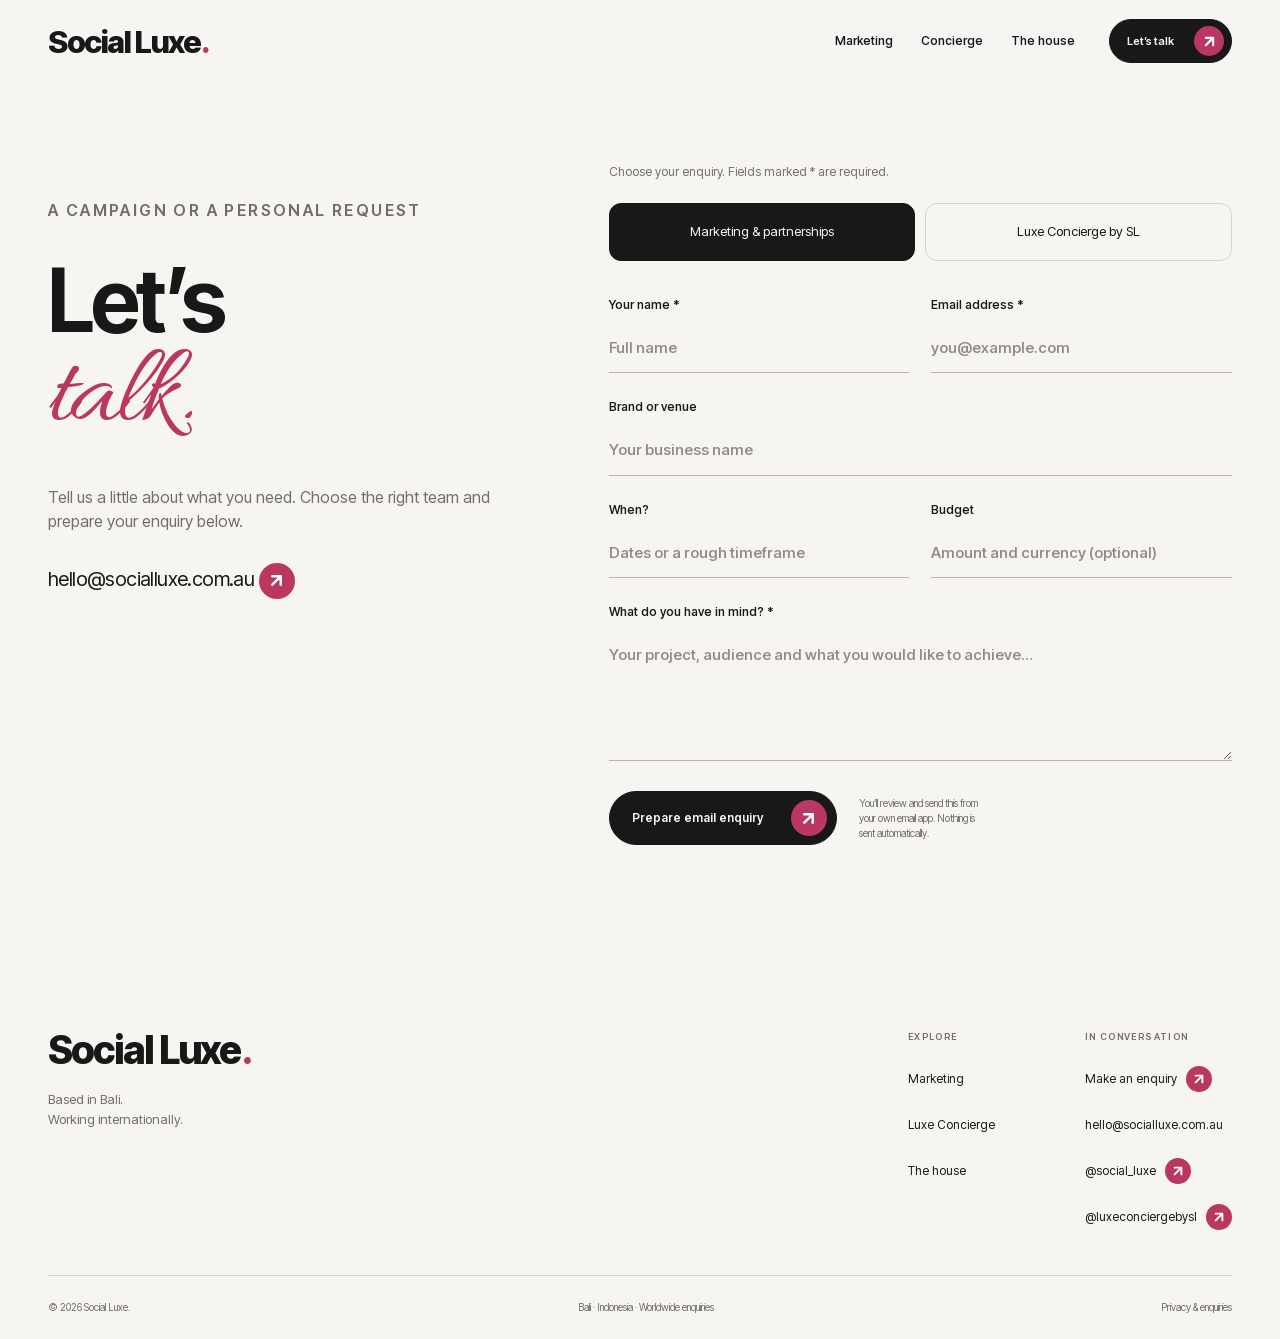
<file: public/enquire/index.html>
<!doctype html><html lang="en"><head><meta charset="utf-8"><meta name="viewport" content="width=device-width,initial-scale=1"><title>Make an Enquiry — Social Luxe</title><meta name="description" content="Discuss a brand collaboration or a private booking with Social Luxe."><meta name="robots" content="noindex,nofollow"><meta name="theme-color" content="#f7f5f2"><meta property="og:title" content="Make an Enquiry — Social Luxe"><meta property="og:description" content="Discuss a brand collaboration or a private booking with Social Luxe."><meta property="og:type" content="website"><link rel="icon" href="/assets/favicon.svg" type="image/svg+xml"><link rel="preload" href="/assets/fonts/inter-tight.woff2" as="font" type="font/woff2" crossorigin><link rel="stylesheet" href="/styles.css"><script src="/app.js" defer></script><script src="/hover-effects.js" defer></script></head><body class=""><a class="skip-link" href="#main">Skip to content</a><header class="site-header"><div class="shell header-inner"><a class="brand" href="/" aria-label="Social Luxe home">Social Luxe<span class="brand-period">.</span></a><nav class="desktop-nav" aria-label="Main navigation"><a href="/marketing/" class="nav-link">Marketing</a><a href="/concierge/" class="nav-link">Concierge</a><a href="/the-house/" class="nav-link">The house</a></nav><a class="button header-action" data-shine href="/enquire/">Let’s talk<span class="arrow-icon " aria-hidden="true"><svg viewBox="4 4 16 16" fill="none"><path d="M7.5 16.5 16.5 7.5M7.5 7.5h9v9" stroke="currentColor" stroke-width="2.6" stroke-linecap="round" stroke-linejoin="round"/></svg></span></a><button class="menu-toggle" aria-label="Open menu" aria-controls="mobile-menu" aria-expanded="false"><span></span><span></span></button></div></header><div id="mobile-menu" class="mobile-menu" hidden><nav aria-label="Mobile navigation"><a href="/marketing/" class="nav-link">Marketing</a><a href="/concierge/" class="nav-link">Concierge</a><a href="/the-house/" class="nav-link">The house</a><a class="button " data-shine href="/enquire/">Make an enquiry<span class="arrow-icon " aria-hidden="true"><svg viewBox="4 4 16 16" fill="none"><path d="M7.5 16.5 16.5 7.5M7.5 7.5h9v9" stroke="currentColor" stroke-width="2.6" stroke-linecap="round" stroke-linejoin="round"/></svg></span></a></nav><p>Bali, Indonesia. Working internationally.</p></div><main id="main">
<section class="shell enquiry-layout">
  <div class="enquiry-intro"><p class="eyebrow with-dot">A campaign or a personal request</p><h1 class="display">Let’s <span class="script">talk.</span></h1><p>Tell us a little about what you need. Choose the right team and prepare your enquiry below.</p><a class="contact-email" href="mailto:hello@socialluxe.com.au">hello@socialluxe.com.au <span class="arrow-icon " aria-hidden="true"><svg viewBox="4 4 16 16" fill="none"><path d="M7.5 16.5 16.5 7.5M7.5 7.5h9v9" stroke="currentColor" stroke-width="2.6" stroke-linecap="round" stroke-linejoin="round"/></svg></span></a></div>
  <div><p class="form-intro">Choose your enquiry. Fields marked * are required.</p><form id="enquiry-form">
    <fieldset><legend class="sr-only">Enquiry type</legend><div class="service-choice">
      <label><input type="radio" name="service" value="marketing" checked><span>Marketing &amp; partnerships</span></label>
      <label><input type="radio" name="service" value="concierge"><span>Luxe Concierge by SL</span></label>
    </div></fieldset>
    <div class="field-grid">
      <label class="field">Your name *<input name="name" autocomplete="name" placeholder="Full name" maxlength="100" required></label>
      <label class="field">Email address *<input type="email" name="email" autocomplete="email" placeholder="you@example.com" maxlength="150" required></label>
      <label class="field full"><span id="context-label">Brand or venue</span><input id="context" name="context" placeholder="Your business name" maxlength="180"></label>
      <label class="field">When?<input name="timing" placeholder="Dates or a rough timeframe" maxlength="120"></label>
      <label class="field">Budget<input name="budget" placeholder="Amount and currency (optional)" maxlength="120"></label>
      <label class="field full">What do you have in mind? *<textarea id="message" name="message" rows="4" minlength="10" maxlength="2500" placeholder="Your project, audience and what you would like to achieve…" required></textarea></label>
    </div>
    <div class="form-actions"><button class="button" type="submit">Prepare email enquiry <span class="arrow-icon " aria-hidden="true"><svg viewBox="4 4 16 16" fill="none"><path d="M7.5 16.5 16.5 7.5M7.5 7.5h9v9" stroke="currentColor" stroke-width="2.6" stroke-linecap="round" stroke-linejoin="round"/></svg></span></button><p>You’ll review and send this from your own email app. Nothing is sent automatically.</p></div>
    <p id="concierge-note" class="form-intro" style="margin-top:18px" hidden>An enquiry does not confirm availability or a reservation.</p>
    <noscript><p>Please email <a class="inline-link" href="mailto:hello@socialluxe.com.au">hello@socialluxe.com.au</a> directly with your enquiry.</p></noscript>
  </form>
  <p id="form-status" class="form-status" role="status" aria-live="polite"></p>
  <section class="draft-panel" id="draft-panel" aria-label="Your enquiry draft" hidden><h2>Your enquiry is ready.</h2><p>Review it in your email app and send it to hello@socialluxe.com.au. You can also copy the text.</p><textarea id="draft-text" readonly aria-label="Enquiry text"></textarea><div class="draft-buttons"><a id="draft-open" class="button" href="mailto:hello@socialluxe.com.au">Open email draft <span class="arrow-icon " aria-hidden="true"><svg viewBox="4 4 16 16" fill="none"><path d="M7.5 16.5 16.5 7.5M7.5 7.5h9v9" stroke="currentColor" stroke-width="2.6" stroke-linecap="round" stroke-linejoin="round"/></svg></span></a><button class="button button-outline" id="draft-copy" type="button">Copy enquiry</button></div></section>
  </div>
</section>
</main><footer class="site-footer"><div class="shell"><div class="footer-top"><div><a class="brand" href="/">Social Luxe<span class="brand-period">.</span></a><p class="footer-description">Based in Bali.<br>Working internationally.</p></div><div class="footer-nav"><div class="footer-column"><span class="eyebrow">Explore</span><a href="/marketing/">Marketing</a><a href="/concierge/">Luxe Concierge</a><a href="/the-house/">The house</a></div><div class="footer-column"><span class="eyebrow">In conversation</span><a href="/enquire/">Make an enquiry <span class="arrow-icon " aria-hidden="true"><svg viewBox="4 4 16 16" fill="none"><path d="M7.5 16.5 16.5 7.5M7.5 7.5h9v9" stroke="currentColor" stroke-width="2.6" stroke-linecap="round" stroke-linejoin="round"/></svg></span></a><a href="mailto:hello@socialluxe.com.au">hello@socialluxe.com.au</a><a href="https://www.instagram.com/social_luxe/" target="_blank" rel="noopener noreferrer">@social_luxe <span class="arrow-icon " aria-hidden="true"><svg viewBox="4 4 16 16" fill="none"><path d="M7.5 16.5 16.5 7.5M7.5 7.5h9v9" stroke="currentColor" stroke-width="2.6" stroke-linecap="round" stroke-linejoin="round"/></svg></span></a><a href="https://www.instagram.com/luxeconciergebysl/" target="_blank" rel="noopener noreferrer">@luxeconciergebysl <span class="arrow-icon " aria-hidden="true"><svg viewBox="4 4 16 16" fill="none"><path d="M7.5 16.5 16.5 7.5M7.5 7.5h9v9" stroke="currentColor" stroke-width="2.6" stroke-linecap="round" stroke-linejoin="round"/></svg></span></a></div></div></div><div class="footer-bottom"><span>© 2026 Social Luxe.</span><span>Bali · Indonesia · Worldwide enquiries</span><a href="/privacy/">Privacy &amp; enquiries</a></div></div></footer><dialog id="project-dialog" aria-labelledby="project-title"><button class="dialog-close" aria-label="Close project">×</button><div class="dialog-layout"><div class="dialog-visual"><img id="dialog-photo" alt="" width="1080" height="1400"><div class="dialog-photo-controls"><button id="photo-prev" aria-label="Previous photo">←</button><span id="photo-count" aria-live="polite"></span><button id="photo-next" aria-label="Next photo">→</button></div></div><div class="dialog-copy"><p id="project-category" class="eyebrow"></p><h2 id="project-title"></h2><div id="dialog-logo"></div><p id="project-description"></p><dl><div><dt>Location</dt><dd id="project-place"></dd></div><div><dt>Published</dt><dd id="project-date"></dd></div></dl><a id="project-source" class="button" href="https://www.instagram.com/social_luxe/" target="_blank" rel="noopener noreferrer">View original post <span class="arrow-icon " aria-hidden="true"><svg viewBox="4 4 16 16" fill="none"><path d="M7.5 16.5 16.5 7.5M7.5 7.5h9v9" stroke="currentColor" stroke-width="2.6" stroke-linecap="round" stroke-linejoin="round"/></svg></span></a><a id="project-photo-source" class="text-link" href="https://www.instagram.com/social_luxe/" target="_blank" rel="noopener noreferrer" hidden>View photo publication <span class="arrow-icon " aria-hidden="true"><svg viewBox="4 4 16 16" fill="none"><path d="M7.5 16.5 16.5 7.5M7.5 7.5h9v9" stroke="currentColor" stroke-width="2.6" stroke-linecap="round" stroke-linejoin="round"/></svg></span></a><p id="project-credit" class="source-note"></p></div></div></dialog><script id="projects-data" type="application/json">[{"id": "ella", "title": "Ella Cervetto × The Lawn", "short": "Ella Cervetto", "partner": "The Lawn", "category": "partnerships", "categoryLabel": "Creator partnership", "place": "Canggu, Bali", "date": "November 2026", "image": "ella-lawn", "photos": ["ella-lawn", "ella-lawn-detail"], "logo": "the-lawn.png", "description": "Ella Cervetto at The Lawn Canggu. A creator and venue collaboration shared by Social Luxe as part of its client work.", "source": "https://www.instagram.com/social_luxe/p/DfWwA1ykzfr/", "credit": "Photography from @social_luxe · Ella Cervetto × The Lawn"}, {"id": "savaya", "title": "Sevara & Josh × Savaya", "short": "Sevara & Josh", "partner": "Savaya", "category": "partnerships", "categoryLabel": "Brand & venue partnership", "place": "Bali", "date": "September 2026", "image": "savaya-patron-detail", "photos": ["savaya-patron-detail", "savaya-patron"], "logo": "savaya.svg", "description": "Sevara and Josh with Patrón, on their way to Savaya. A brand and venue collaboration shared by Social Luxe.", "source": "https://www.instagram.com/social_luxe/p/DdEBBIuE01P/", "credit": "Photography from @social_luxe · Sevara & Josh × Patrón / Savaya"}, {"id": "zumana", "title": "Tori Levett × Zumana", "short": "Tori Levett", "partner": "Zumana", "category": "events", "categoryLabel": "Event & VIP liaison", "place": "Bali", "date": "September 2026", "image": "tori-zumana", "photos": ["tori-zumana"], "logo": "zumana.svg", "description": "Tori Levett headlining at Zumana. Social Luxe announced its exclusive VIP liaison role for the event, alongside Patrón.", "source": "https://www.instagram.com/social_luxe/p/DdNqJIrTnNl/", "credit": "Event artwork published by @social_luxe · Tori Levett at Zumana"}, {"id": "patron", "title": "Ziara Rae × Patrón", "short": "Ziara Rae", "partner": "Patrón", "category": "partnerships", "categoryLabel": "Brand partnership", "place": "Bali", "date": "September 2026", "image": "ziara-patron", "photos": ["ziara-patron"], "logo": "patron.svg", "description": "Ziara Rae for Patrón. A brand collaboration featured on Social Luxe’s account under #SLClients.", "source": "https://www.instagram.com/social_luxe/p/Dd2vFVZk_rT/", "credit": "Photography from @social_luxe · Ziara Rae × Patrón"}, {"id": "jason", "title": "Jason Derulo at Pony", "short": "Jason Derulo", "partner": "Pony", "category": "hosting", "categoryLabel": "Private hosting", "place": "Bali", "date": "September 2026", "image": "jason-pony", "photos": ["jason-pony", "jason-pony-cover"], "logo": "pony.webp", "description": "An intimate birthday celebration at Pony, curated by Social Luxe, with drinks by Patrón. Private hosting for Jason Derulo during his time in Bali.", "source": "https://www.instagram.com/pony.bali/reel/DdfnHnxoyr7/", "photoSource": "https://www.instagram.com/social_luxe/p/DdlFEnvEw7c/", "credit": "Photography from @social_luxe · Jason Derulo in Bali"}, {"id": "el", "title": "El × Pony", "short": "El", "partner": "Pony", "category": "partnerships", "categoryLabel": "Creator partnership", "place": "Bali", "date": "September 2026", "image": "el-pony", "photos": ["el-pony"], "logo": "pony.webp", "description": "El (@elliecasei) at Pony. A creator and restaurant collaboration featured on Social Luxe’s account.", "source": "https://www.instagram.com/social_luxe/p/Dc-I_kXzs-v/", "credit": "Photography from @social_luxe · El × Pony"}, {"id": "sana", "title": "Michelle × Sana Uluwatu", "short": "Michelle", "partner": "Sana Uluwatu", "category": "partnerships", "categoryLabel": "Creator partnership", "place": "Uluwatu, Bali", "date": "August 2026", "image": "michelle-sana", "photos": ["michelle-sana"], "logo": "sana.webp", "description": "Michelle (@mishkaivana) at Sana Uluwatu. A creator and hospitality collaboration published by Social Luxe.", "source": "https://www.instagram.com/social_luxe/p/DcVAiyZzYGr/", "credit": "Photography from @social_luxe · Michelle × Sana Uluwatu"}, {"id": "skool", "title": "Tyniesha Hales × Skool Kitchen", "short": "Tyniesha Hales", "partner": "Skool Kitchen", "category": "partnerships", "categoryLabel": "Creator partnership", "place": "Canggu, Bali", "date": "June 2026", "image": "tyniesha-skool", "photos": ["tyniesha-skool", "tyniesha-skool-detail"], "logo": "skool.png", "description": "Tyniesha Hales at Skool Kitchen. A creator and hospitality collaboration published by Social Luxe under #SLClients.", "source": "https://www.instagram.com/social_luxe/p/DZbkNwxEzaO/", "credit": "Photography from @social_luxe · Tyniesha Hales × Skool Kitchen"}, {"id": "wiz", "title": "A private dinner for Wiz Khalifa", "short": "Wiz Khalifa", "partner": "Masonry", "category": "hosting", "categoryLabel": "Private dining", "place": "Bali", "date": "October 2025", "image": "wiz-dinner", "photos": ["wiz-dinner", "wiz-dinner-cover"], "logo": "masonry.webp", "description": "A private post-performance dinner for Wiz Khalifa in Bali, curated and hosted by Luxe Concierge. The original publication features Masonry Bali.", "source": "https://www.instagram.com/luxeconciergebysl/p/DQL3hcGEhQ0/", "credit": "Photography from @luxeconciergebysl · Private dinner in Bali"}]</script></body></html>
</file>
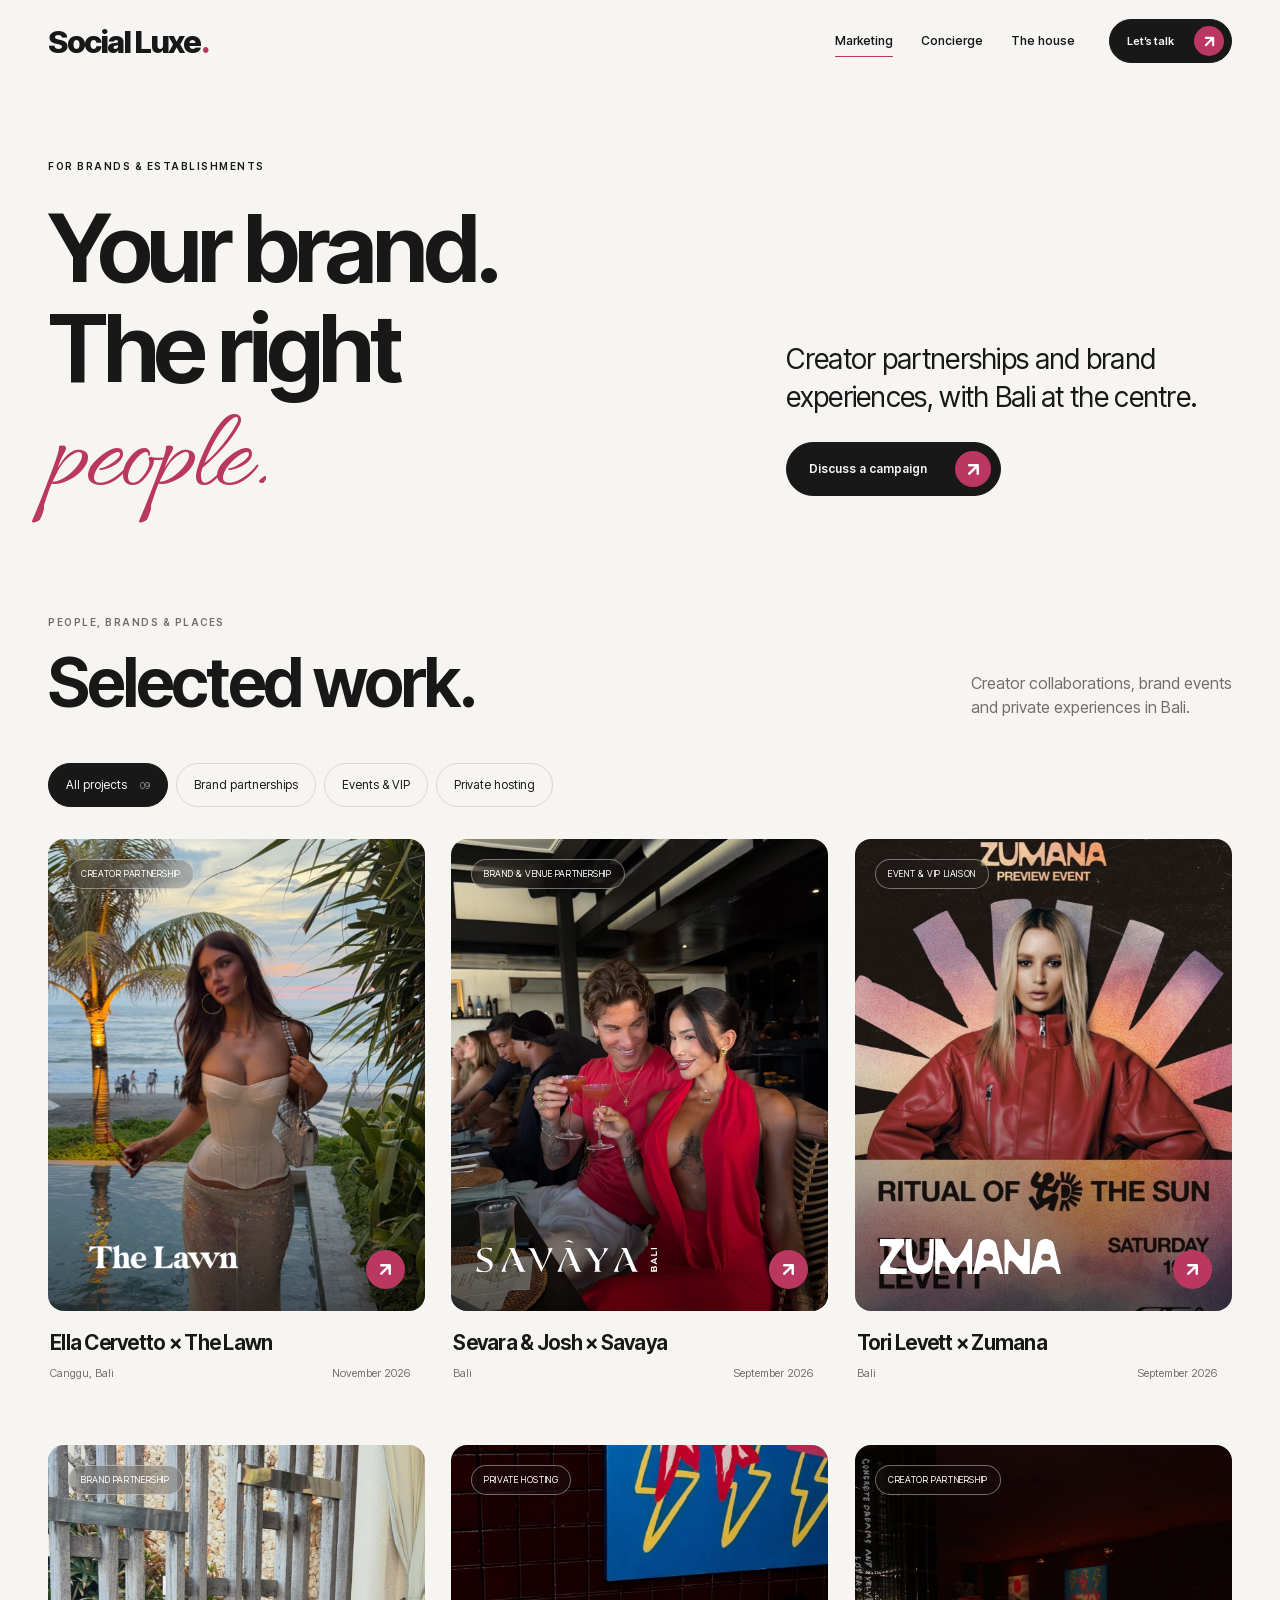
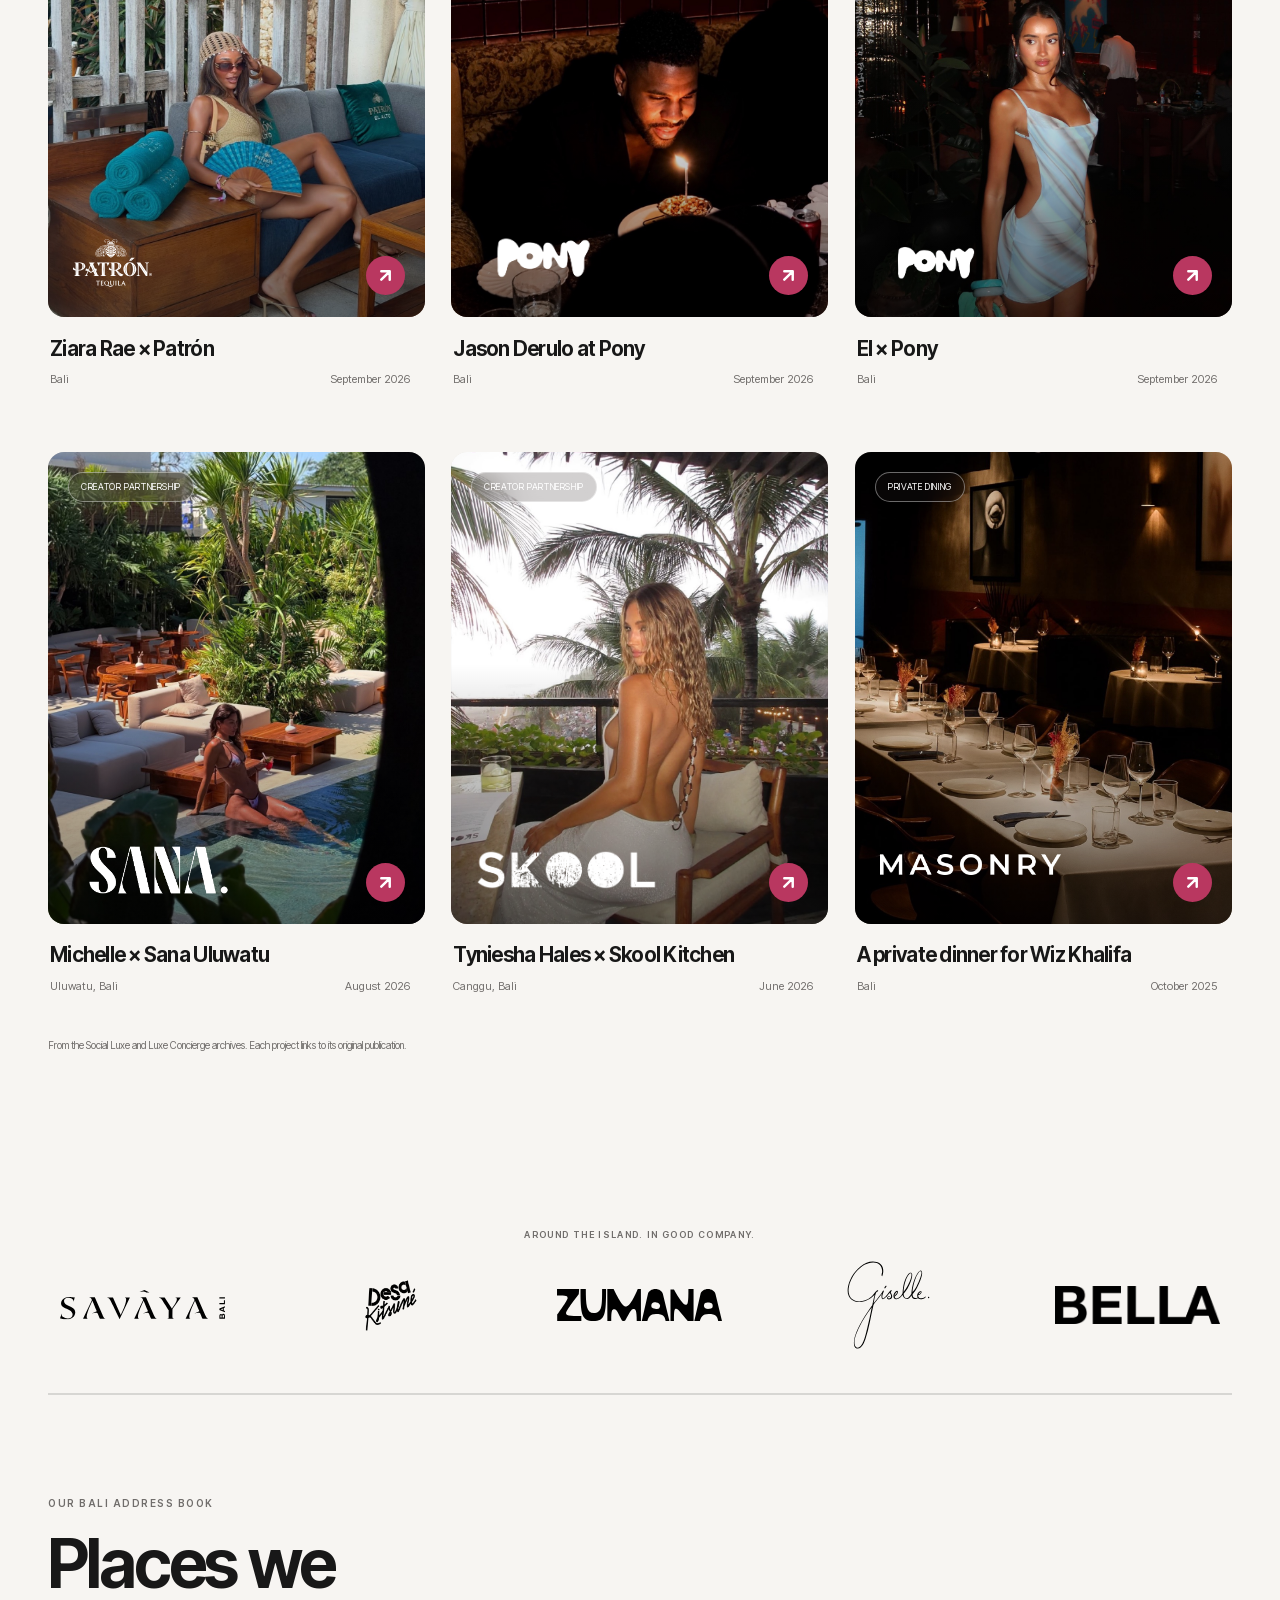
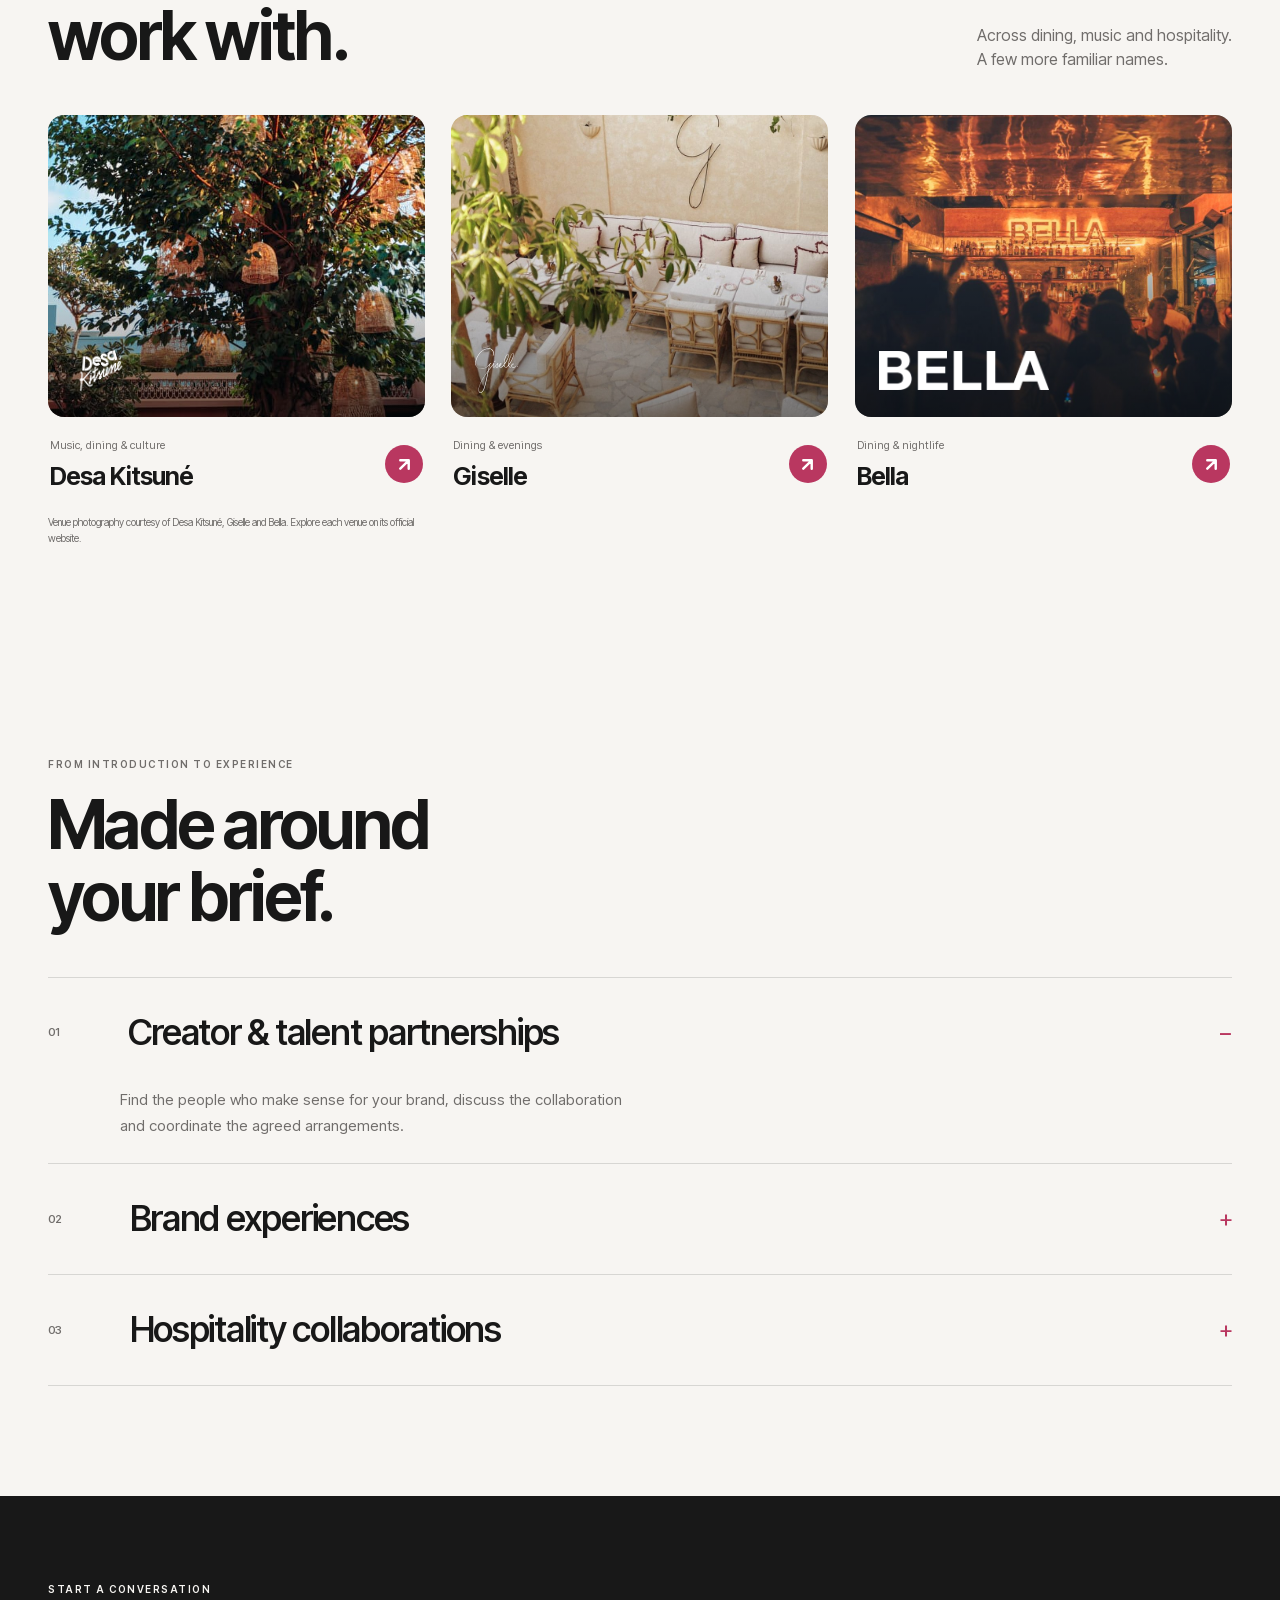
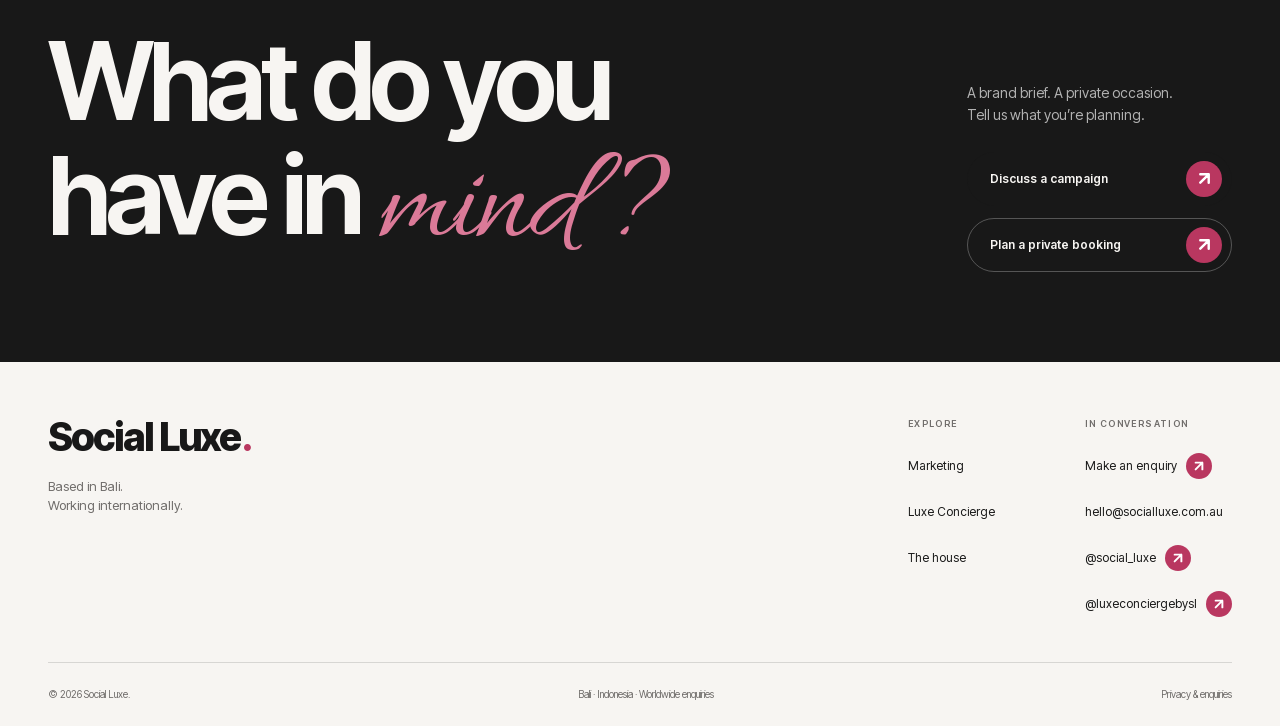
<file: public/marketing/index.html>
<!doctype html><html lang="en"><head><meta charset="utf-8"><meta name="viewport" content="width=device-width,initial-scale=1"><title>Marketing & Partnerships — Social Luxe</title><meta name="description" content="Creator partnerships, brand experiences and hospitality collaborations with Social Luxe in Bali."><meta name="robots" content="noindex,nofollow"><meta name="theme-color" content="#f7f5f2"><meta property="og:title" content="Marketing & Partnerships — Social Luxe"><meta property="og:description" content="Creator partnerships, brand experiences and hospitality collaborations with Social Luxe in Bali."><meta property="og:type" content="website"><link rel="icon" href="/assets/favicon.svg" type="image/svg+xml"><link rel="preload" href="/assets/fonts/inter-tight.woff2" as="font" type="font/woff2" crossorigin><link rel="stylesheet" href="/styles.css"><script src="/app.js" defer></script><script src="/hover-effects.js" defer></script></head><body class=""><a class="skip-link" href="#main">Skip to content</a><header class="site-header"><div class="shell header-inner"><a class="brand" href="/" aria-label="Social Luxe home">Social Luxe<span class="brand-period">.</span></a><nav class="desktop-nav" aria-label="Main navigation"><a href="/marketing/" class="nav-link" aria-current="page">Marketing</a><a href="/concierge/" class="nav-link">Concierge</a><a href="/the-house/" class="nav-link">The house</a></nav><a class="button header-action" data-shine href="/enquire/">Let’s talk<span class="arrow-icon " aria-hidden="true"><svg viewBox="4 4 16 16" fill="none"><path d="M7.5 16.5 16.5 7.5M7.5 7.5h9v9" stroke="currentColor" stroke-width="2.6" stroke-linecap="round" stroke-linejoin="round"/></svg></span></a><button class="menu-toggle" aria-label="Open menu" aria-controls="mobile-menu" aria-expanded="false"><span></span><span></span></button></div></header><div id="mobile-menu" class="mobile-menu" hidden><nav aria-label="Mobile navigation"><a href="/marketing/" class="nav-link" aria-current="page">Marketing</a><a href="/concierge/" class="nav-link">Concierge</a><a href="/the-house/" class="nav-link">The house</a><a class="button " data-shine href="/enquire/">Make an enquiry<span class="arrow-icon " aria-hidden="true"><svg viewBox="4 4 16 16" fill="none"><path d="M7.5 16.5 16.5 7.5M7.5 7.5h9v9" stroke="currentColor" stroke-width="2.6" stroke-linecap="round" stroke-linejoin="round"/></svg></span></a></nav><p>Bali, Indonesia. Working internationally.</p></div><main id="main">
<section class="shell page-intro page-intro-grid"><div><p class="eyebrow hero-enter">For brands &amp; establishments</p><h1 class="display hero-enter">Your brand.<br>The right<br><span class="script pink">people.</span></h1></div><div class="page-intro-copy hero-enter"><p class="body-large">Creator partnerships and brand experiences, with Bali at the centre.</p><a class="button " data-shine href="/enquire/?service=marketing">Discuss a campaign<span class="arrow-icon " aria-hidden="true"><svg viewBox="4 4 16 16" fill="none"><path d="M7.5 16.5 16.5 7.5M7.5 7.5h9v9" stroke="currentColor" stroke-width="2.6" stroke-linecap="round" stroke-linejoin="round"/></svg></span></a></div></section>
<section id="work" class="work-section section" data-gallery><div class="shell"><div class="section-head reveal"><div><p class="eyebrow">People, brands &amp; places</p><h2 class="section-title">Selected work.</h2></div><p>Creator collaborations, brand events<br>and private experiences in Bali.</p></div><div class="work-filters" role="group" aria-label="Filter projects"><button class="active" data-filter="all" aria-pressed="true">All projects <span>09</span></button><button data-filter="partnerships" aria-pressed="false">Brand partnerships</button><button data-filter="events" aria-pressed="false">Events &amp; VIP</button><button data-filter="hosting" aria-pressed="false">Private hosting</button></div></div><div class="project-rail project-grid" tabindex="0" role="region" aria-label="Selected collaborations"><article class="project-card" id="ella" data-category="partnerships"><a class="project-cover" data-tilt href="/marketing/#ella" data-project="ella" aria-label="Explore Ella Cervetto × The Lawn"><span class="project-image"><img class="project-photo" src="/assets/projects/ella-lawn.jpg" alt="Photography from @social_luxe · Ella Cervetto × The Lawn" width="1080" height="1440" loading="lazy"><span class="project-type">Creator partnership</span><span class="project-logo"><img class="partner-logo" src="/assets/logos/the-lawn.png" alt="The Lawn" loading="lazy"></span><span class="arrow-icon project-open" aria-hidden="true"><svg viewBox="4 4 16 16" fill="none"><path d="M7.5 16.5 16.5 7.5M7.5 7.5h9v9" stroke="currentColor" stroke-width="2.6" stroke-linecap="round" stroke-linejoin="round"/></svg></span></span></a><div class="project-caption"><h3>Ella Cervetto × The Lawn</h3><p>Canggu, Bali <span>November 2026</span></p></div></article><article class="project-card" id="savaya" data-category="partnerships"><a class="project-cover" data-tilt href="/marketing/#savaya" data-project="savaya" aria-label="Explore Sevara &amp; Josh × Savaya"><span class="project-image"><img class="project-photo" src="/assets/projects/savaya-patron-detail.jpg" alt="Photography from @social_luxe · Sevara &amp; Josh × Patrón / Savaya" width="1080" height="1440" loading="lazy"><span class="project-type">Brand & venue partnership</span><span class="project-logo"><img class="partner-logo" src="/assets/logos/savaya.svg" alt="Savaya" loading="lazy"></span><span class="arrow-icon project-open" aria-hidden="true"><svg viewBox="4 4 16 16" fill="none"><path d="M7.5 16.5 16.5 7.5M7.5 7.5h9v9" stroke="currentColor" stroke-width="2.6" stroke-linecap="round" stroke-linejoin="round"/></svg></span></span></a><div class="project-caption"><h3>Sevara & Josh × Savaya</h3><p>Bali <span>September 2026</span></p></div></article><article class="project-card" id="zumana" data-category="events"><a class="project-cover" data-tilt href="/marketing/#zumana" data-project="zumana" aria-label="Explore Tori Levett × Zumana"><span class="project-image"><img class="project-photo" src="/assets/projects/tori-zumana.jpg" alt="Event artwork published by @social_luxe · Tori Levett at Zumana" width="1080" height="1440" loading="lazy"><span class="project-type">Event & VIP liaison</span><span class="project-logo"><img class="partner-logo" src="/assets/logos/zumana.svg" alt="Zumana" loading="lazy"></span><span class="arrow-icon project-open" aria-hidden="true"><svg viewBox="4 4 16 16" fill="none"><path d="M7.5 16.5 16.5 7.5M7.5 7.5h9v9" stroke="currentColor" stroke-width="2.6" stroke-linecap="round" stroke-linejoin="round"/></svg></span></span></a><div class="project-caption"><h3>Tori Levett × Zumana</h3><p>Bali <span>September 2026</span></p></div></article><article class="project-card" id="patron" data-category="partnerships"><a class="project-cover" data-tilt href="/marketing/#patron" data-project="patron" aria-label="Explore Ziara Rae × Patrón"><span class="project-image"><img class="project-photo" src="/assets/projects/ziara-patron.jpg" alt="Photography from @social_luxe · Ziara Rae × Patrón" width="1080" height="1440" loading="lazy"><span class="project-type">Brand partnership</span><span class="project-logo"><img class="partner-logo" src="/assets/logos/patron.svg" alt="Patrón" loading="lazy"></span><span class="arrow-icon project-open" aria-hidden="true"><svg viewBox="4 4 16 16" fill="none"><path d="M7.5 16.5 16.5 7.5M7.5 7.5h9v9" stroke="currentColor" stroke-width="2.6" stroke-linecap="round" stroke-linejoin="round"/></svg></span></span></a><div class="project-caption"><h3>Ziara Rae × Patrón</h3><p>Bali <span>September 2026</span></p></div></article><article class="project-card" id="jason" data-category="hosting"><a class="project-cover" data-tilt href="/marketing/#jason" data-project="jason" aria-label="Explore Jason Derulo at Pony"><span class="project-image"><img class="project-photo" src="/assets/projects/jason-pony.jpg" alt="Photography from @social_luxe · Jason Derulo in Bali" width="1080" height="1440" loading="lazy"><span class="project-type">Private hosting</span><span class="project-logo"><img class="partner-logo" src="/assets/logos/pony.webp" alt="Pony" loading="lazy"></span><span class="arrow-icon project-open" aria-hidden="true"><svg viewBox="4 4 16 16" fill="none"><path d="M7.5 16.5 16.5 7.5M7.5 7.5h9v9" stroke="currentColor" stroke-width="2.6" stroke-linecap="round" stroke-linejoin="round"/></svg></span></span></a><div class="project-caption"><h3>Jason Derulo at Pony</h3><p>Bali <span>September 2026</span></p></div></article><article class="project-card" id="el" data-category="partnerships"><a class="project-cover" data-tilt href="/marketing/#el" data-project="el" aria-label="Explore El × Pony"><span class="project-image"><img class="project-photo" src="/assets/projects/el-pony.jpg" alt="Photography from @social_luxe · El × Pony" width="1080" height="1440" loading="lazy"><span class="project-type">Creator partnership</span><span class="project-logo"><img class="partner-logo" src="/assets/logos/pony.webp" alt="Pony" loading="lazy"></span><span class="arrow-icon project-open" aria-hidden="true"><svg viewBox="4 4 16 16" fill="none"><path d="M7.5 16.5 16.5 7.5M7.5 7.5h9v9" stroke="currentColor" stroke-width="2.6" stroke-linecap="round" stroke-linejoin="round"/></svg></span></span></a><div class="project-caption"><h3>El × Pony</h3><p>Bali <span>September 2026</span></p></div></article><article class="project-card" id="sana" data-category="partnerships"><a class="project-cover" data-tilt href="/marketing/#sana" data-project="sana" aria-label="Explore Michelle × Sana Uluwatu"><span class="project-image"><img class="project-photo" src="/assets/projects/michelle-sana.jpg" alt="Photography from @social_luxe · Michelle × Sana Uluwatu" width="1080" height="1440" loading="lazy"><span class="project-type">Creator partnership</span><span class="project-logo"><img class="partner-logo" src="/assets/logos/sana.webp" alt="Sana Uluwatu" loading="lazy"></span><span class="arrow-icon project-open" aria-hidden="true"><svg viewBox="4 4 16 16" fill="none"><path d="M7.5 16.5 16.5 7.5M7.5 7.5h9v9" stroke="currentColor" stroke-width="2.6" stroke-linecap="round" stroke-linejoin="round"/></svg></span></span></a><div class="project-caption"><h3>Michelle × Sana Uluwatu</h3><p>Uluwatu, Bali <span>August 2026</span></p></div></article><article class="project-card" id="skool" data-category="partnerships"><a class="project-cover" data-tilt href="/marketing/#skool" data-project="skool" aria-label="Explore Tyniesha Hales × Skool Kitchen"><span class="project-image"><img class="project-photo" src="/assets/projects/tyniesha-skool.jpg" alt="Photography from @social_luxe · Tyniesha Hales × Skool Kitchen" width="1080" height="1440" loading="lazy"><span class="project-type">Creator partnership</span><span class="project-logo"><img class="partner-logo" src="/assets/logos/skool.png" alt="Skool Kitchen" loading="lazy"></span><span class="arrow-icon project-open" aria-hidden="true"><svg viewBox="4 4 16 16" fill="none"><path d="M7.5 16.5 16.5 7.5M7.5 7.5h9v9" stroke="currentColor" stroke-width="2.6" stroke-linecap="round" stroke-linejoin="round"/></svg></span></span></a><div class="project-caption"><h3>Tyniesha Hales × Skool Kitchen</h3><p>Canggu, Bali <span>June 2026</span></p></div></article><article class="project-card" id="wiz" data-category="hosting"><a class="project-cover" data-tilt href="/marketing/#wiz" data-project="wiz" aria-label="Explore A private dinner for Wiz Khalifa"><span class="project-image"><img class="project-photo" src="/assets/projects/wiz-dinner.jpg" alt="Photography from @luxeconciergebysl · Private dinner in Bali" width="1080" height="1440" loading="lazy"><span class="project-type">Private dining</span><span class="project-logo"><img class="partner-logo" src="/assets/logos/masonry.webp" alt="Masonry" loading="lazy"></span><span class="arrow-icon project-open" aria-hidden="true"><svg viewBox="4 4 16 16" fill="none"><path d="M7.5 16.5 16.5 7.5M7.5 7.5h9v9" stroke="currentColor" stroke-width="2.6" stroke-linecap="round" stroke-linejoin="round"/></svg></span></span></a><div class="project-caption"><h3>A private dinner for Wiz Khalifa</h3><p>Bali <span>October 2025</span></p></div></article></div><div class="shell"><p class="gallery-status sr-only" aria-live="polite">9 projects</p><p class="source-note">From the Social Luxe and Luxe Concierge archives. Each project links to its original publication.</p></div></section><section class="brand-strip shell" aria-label="Venues we work with"><p class="eyebrow">Around the island. In good company.</p><div class="brand-logos"><a href="/marketing/#savaya" aria-label="Discover Savaya"><img class="partner-logo" src="/assets/logos/savaya.svg" alt="Savaya" loading="lazy"></a><a href="/marketing/#venues" aria-label="Discover Desa Kitsuné"><img class="partner-logo" src="/assets/logos/desa-kitsune.png" alt="Desa Kitsuné" loading="lazy"></a><a href="/marketing/#zumana" aria-label="Discover Zumana"><img class="partner-logo" src="/assets/logos/zumana.svg" alt="Zumana" loading="lazy"></a><a href="/marketing/#venues" aria-label="Discover Giselle"><img class="partner-logo" src="/assets/logos/giselle.svg" alt="Giselle" loading="lazy"></a><a href="/marketing/#venues" aria-label="Discover Bella"><img class="partner-logo" src="/assets/logos/bella.png" alt="Bella" loading="lazy"></a></div></section><section class="venue-section section shell" id="venues"><div class="section-head reveal"><div><p class="eyebrow">Our Bali address book</p><h2 class="section-title">Places we<br>work with.</h2></div><p>Across dining, music and hospitality.<br>A few more familiar names.</p></div><div class="venue-grid"><a class="venue-card" data-tilt href="https://desakitsune.com/" target="_blank" rel="noopener noreferrer" aria-label="Visit Desa Kitsuné website"><span class="venue-image"><img src="/assets/venues/desa-kitsune.jpg" alt="Desa Kitsuné, Bali" loading="lazy"><span class="venue-logo"><img class="partner-logo" src="/assets/logos/desa-kitsune.png" alt="Desa Kitsuné" loading="lazy"></span></span><div class="venue-caption"><div><small>Music, dining &amp; culture</small><h3>Desa Kitsuné</h3></div><span class="arrow-icon " aria-hidden="true"><svg viewBox="4 4 16 16" fill="none"><path d="M7.5 16.5 16.5 7.5M7.5 7.5h9v9" stroke="currentColor" stroke-width="2.6" stroke-linecap="round" stroke-linejoin="round"/></svg></span></div></a><a class="venue-card" data-tilt href="https://gisellebali.com/" target="_blank" rel="noopener noreferrer" aria-label="Visit Giselle website"><span class="venue-image"><img src="/assets/venues/giselle.jpg" alt="Giselle, Bali" loading="lazy"><span class="venue-logo"><img class="partner-logo" src="/assets/logos/giselle.svg" alt="Giselle" loading="lazy"></span></span><div class="venue-caption"><div><small>Dining &amp; evenings</small><h3>Giselle</h3></div><span class="arrow-icon " aria-hidden="true"><svg viewBox="4 4 16 16" fill="none"><path d="M7.5 16.5 16.5 7.5M7.5 7.5h9v9" stroke="currentColor" stroke-width="2.6" stroke-linecap="round" stroke-linejoin="round"/></svg></span></div></a><a class="venue-card" data-tilt href="https://bellacanggu.com/" target="_blank" rel="noopener noreferrer" aria-label="Visit Bella website"><span class="venue-image"><img src="/assets/venues/bella.jpeg" alt="Bella, Bali" loading="lazy"><span class="venue-logo"><img class="partner-logo" src="/assets/logos/bella.png" alt="Bella" loading="lazy"></span></span><div class="venue-caption"><div><small>Dining &amp; nightlife</small><h3>Bella</h3></div><span class="arrow-icon " aria-hidden="true"><svg viewBox="4 4 16 16" fill="none"><path d="M7.5 16.5 16.5 7.5M7.5 7.5h9v9" stroke="currentColor" stroke-width="2.6" stroke-linecap="round" stroke-linejoin="round"/></svg></span></div></a></div><p class="source-note">Venue photography courtesy of Desa Kitsuné, Giselle and Bella. Explore each venue on its official website.</p></section>
<section class="section shell"><div class="section-head reveal"><div><p class="eyebrow">From introduction to experience</p><h2 class="section-title">Made around<br>your brief.</h2></div></div><div class="offerings"><details open><summary><span>01</span>Creator &amp; talent partnerships</summary><p>Find the people who make sense for your brand, discuss the collaboration and coordinate the agreed arrangements.</p></details><details><summary><span>02</span>Brand experiences</summary><p>Bring people together around your brand. From the venue and guest arrangements to the agreed content and timing, we coordinate the details with you.</p></details><details><summary><span>03</span>Hospitality collaborations</summary><p>Connect your restaurant, hotel or destination with creators and talent through a collaboration suited to the place.</p></details></div></section><section class="contact-band"><div class="shell"><p class="eyebrow reveal">Start a conversation</p><div class="contact-band-inner"><h2 class="reveal">What do you<br>have in <span class="script">mind?</span></h2><div class="contact-options reveal"><p>A brand brief. A private occasion.<br>Tell us what you’re planning.</p><a class="button " data-shine href="/enquire/?service=marketing">Discuss a campaign<span class="arrow-icon " aria-hidden="true"><svg viewBox="4 4 16 16" fill="none"><path d="M7.5 16.5 16.5 7.5M7.5 7.5h9v9" stroke="currentColor" stroke-width="2.6" stroke-linecap="round" stroke-linejoin="round"/></svg></span></a><a class="button button-outline" data-shine href="/enquire/?service=concierge">Plan a private booking<span class="arrow-icon " aria-hidden="true"><svg viewBox="4 4 16 16" fill="none"><path d="M7.5 16.5 16.5 7.5M7.5 7.5h9v9" stroke="currentColor" stroke-width="2.6" stroke-linecap="round" stroke-linejoin="round"/></svg></span></a></div></div></div></section></main><footer class="site-footer"><div class="shell"><div class="footer-top"><div><a class="brand" href="/">Social Luxe<span class="brand-period">.</span></a><p class="footer-description">Based in Bali.<br>Working internationally.</p></div><div class="footer-nav"><div class="footer-column"><span class="eyebrow">Explore</span><a href="/marketing/">Marketing</a><a href="/concierge/">Luxe Concierge</a><a href="/the-house/">The house</a></div><div class="footer-column"><span class="eyebrow">In conversation</span><a href="/enquire/">Make an enquiry <span class="arrow-icon " aria-hidden="true"><svg viewBox="4 4 16 16" fill="none"><path d="M7.5 16.5 16.5 7.5M7.5 7.5h9v9" stroke="currentColor" stroke-width="2.6" stroke-linecap="round" stroke-linejoin="round"/></svg></span></a><a href="mailto:hello@socialluxe.com.au">hello@socialluxe.com.au</a><a href="https://www.instagram.com/social_luxe/" target="_blank" rel="noopener noreferrer">@social_luxe <span class="arrow-icon " aria-hidden="true"><svg viewBox="4 4 16 16" fill="none"><path d="M7.5 16.5 16.5 7.5M7.5 7.5h9v9" stroke="currentColor" stroke-width="2.6" stroke-linecap="round" stroke-linejoin="round"/></svg></span></a><a href="https://www.instagram.com/luxeconciergebysl/" target="_blank" rel="noopener noreferrer">@luxeconciergebysl <span class="arrow-icon " aria-hidden="true"><svg viewBox="4 4 16 16" fill="none"><path d="M7.5 16.5 16.5 7.5M7.5 7.5h9v9" stroke="currentColor" stroke-width="2.6" stroke-linecap="round" stroke-linejoin="round"/></svg></span></a></div></div></div><div class="footer-bottom"><span>© 2026 Social Luxe.</span><span>Bali · Indonesia · Worldwide enquiries</span><a href="/privacy/">Privacy &amp; enquiries</a></div></div></footer><dialog id="project-dialog" aria-labelledby="project-title"><button class="dialog-close" aria-label="Close project">×</button><div class="dialog-layout"><div class="dialog-visual"><img id="dialog-photo" alt="" width="1080" height="1400"><div class="dialog-photo-controls"><button id="photo-prev" aria-label="Previous photo">←</button><span id="photo-count" aria-live="polite"></span><button id="photo-next" aria-label="Next photo">→</button></div></div><div class="dialog-copy"><p id="project-category" class="eyebrow"></p><h2 id="project-title"></h2><div id="dialog-logo"></div><p id="project-description"></p><dl><div><dt>Location</dt><dd id="project-place"></dd></div><div><dt>Published</dt><dd id="project-date"></dd></div></dl><a id="project-source" class="button" href="https://www.instagram.com/social_luxe/" target="_blank" rel="noopener noreferrer">View original post <span class="arrow-icon " aria-hidden="true"><svg viewBox="4 4 16 16" fill="none"><path d="M7.5 16.5 16.5 7.5M7.5 7.5h9v9" stroke="currentColor" stroke-width="2.6" stroke-linecap="round" stroke-linejoin="round"/></svg></span></a><a id="project-photo-source" class="text-link" href="https://www.instagram.com/social_luxe/" target="_blank" rel="noopener noreferrer" hidden>View photo publication <span class="arrow-icon " aria-hidden="true"><svg viewBox="4 4 16 16" fill="none"><path d="M7.5 16.5 16.5 7.5M7.5 7.5h9v9" stroke="currentColor" stroke-width="2.6" stroke-linecap="round" stroke-linejoin="round"/></svg></span></a><p id="project-credit" class="source-note"></p></div></div></dialog><script id="projects-data" type="application/json">[{"id": "ella", "title": "Ella Cervetto × The Lawn", "short": "Ella Cervetto", "partner": "The Lawn", "category": "partnerships", "categoryLabel": "Creator partnership", "place": "Canggu, Bali", "date": "November 2026", "image": "ella-lawn", "photos": ["ella-lawn", "ella-lawn-detail"], "logo": "the-lawn.png", "description": "Ella Cervetto at The Lawn Canggu. A creator and venue collaboration shared by Social Luxe as part of its client work.", "source": "https://www.instagram.com/social_luxe/p/DfWwA1ykzfr/", "credit": "Photography from @social_luxe · Ella Cervetto × The Lawn"}, {"id": "savaya", "title": "Sevara & Josh × Savaya", "short": "Sevara & Josh", "partner": "Savaya", "category": "partnerships", "categoryLabel": "Brand & venue partnership", "place": "Bali", "date": "September 2026", "image": "savaya-patron-detail", "photos": ["savaya-patron-detail", "savaya-patron"], "logo": "savaya.svg", "description": "Sevara and Josh with Patrón, on their way to Savaya. A brand and venue collaboration shared by Social Luxe.", "source": "https://www.instagram.com/social_luxe/p/DdEBBIuE01P/", "credit": "Photography from @social_luxe · Sevara & Josh × Patrón / Savaya"}, {"id": "zumana", "title": "Tori Levett × Zumana", "short": "Tori Levett", "partner": "Zumana", "category": "events", "categoryLabel": "Event & VIP liaison", "place": "Bali", "date": "September 2026", "image": "tori-zumana", "photos": ["tori-zumana"], "logo": "zumana.svg", "description": "Tori Levett headlining at Zumana. Social Luxe announced its exclusive VIP liaison role for the event, alongside Patrón.", "source": "https://www.instagram.com/social_luxe/p/DdNqJIrTnNl/", "credit": "Event artwork published by @social_luxe · Tori Levett at Zumana"}, {"id": "patron", "title": "Ziara Rae × Patrón", "short": "Ziara Rae", "partner": "Patrón", "category": "partnerships", "categoryLabel": "Brand partnership", "place": "Bali", "date": "September 2026", "image": "ziara-patron", "photos": ["ziara-patron"], "logo": "patron.svg", "description": "Ziara Rae for Patrón. A brand collaboration featured on Social Luxe’s account under #SLClients.", "source": "https://www.instagram.com/social_luxe/p/Dd2vFVZk_rT/", "credit": "Photography from @social_luxe · Ziara Rae × Patrón"}, {"id": "jason", "title": "Jason Derulo at Pony", "short": "Jason Derulo", "partner": "Pony", "category": "hosting", "categoryLabel": "Private hosting", "place": "Bali", "date": "September 2026", "image": "jason-pony", "photos": ["jason-pony", "jason-pony-cover"], "logo": "pony.webp", "description": "An intimate birthday celebration at Pony, curated by Social Luxe, with drinks by Patrón. Private hosting for Jason Derulo during his time in Bali.", "source": "https://www.instagram.com/pony.bali/reel/DdfnHnxoyr7/", "photoSource": "https://www.instagram.com/social_luxe/p/DdlFEnvEw7c/", "credit": "Photography from @social_luxe · Jason Derulo in Bali"}, {"id": "el", "title": "El × Pony", "short": "El", "partner": "Pony", "category": "partnerships", "categoryLabel": "Creator partnership", "place": "Bali", "date": "September 2026", "image": "el-pony", "photos": ["el-pony"], "logo": "pony.webp", "description": "El (@elliecasei) at Pony. A creator and restaurant collaboration featured on Social Luxe’s account.", "source": "https://www.instagram.com/social_luxe/p/Dc-I_kXzs-v/", "credit": "Photography from @social_luxe · El × Pony"}, {"id": "sana", "title": "Michelle × Sana Uluwatu", "short": "Michelle", "partner": "Sana Uluwatu", "category": "partnerships", "categoryLabel": "Creator partnership", "place": "Uluwatu, Bali", "date": "August 2026", "image": "michelle-sana", "photos": ["michelle-sana"], "logo": "sana.webp", "description": "Michelle (@mishkaivana) at Sana Uluwatu. A creator and hospitality collaboration published by Social Luxe.", "source": "https://www.instagram.com/social_luxe/p/DcVAiyZzYGr/", "credit": "Photography from @social_luxe · Michelle × Sana Uluwatu"}, {"id": "skool", "title": "Tyniesha Hales × Skool Kitchen", "short": "Tyniesha Hales", "partner": "Skool Kitchen", "category": "partnerships", "categoryLabel": "Creator partnership", "place": "Canggu, Bali", "date": "June 2026", "image": "tyniesha-skool", "photos": ["tyniesha-skool", "tyniesha-skool-detail"], "logo": "skool.png", "description": "Tyniesha Hales at Skool Kitchen. A creator and hospitality collaboration published by Social Luxe under #SLClients.", "source": "https://www.instagram.com/social_luxe/p/DZbkNwxEzaO/", "credit": "Photography from @social_luxe · Tyniesha Hales × Skool Kitchen"}, {"id": "wiz", "title": "A private dinner for Wiz Khalifa", "short": "Wiz Khalifa", "partner": "Masonry", "category": "hosting", "categoryLabel": "Private dining", "place": "Bali", "date": "October 2025", "image": "wiz-dinner", "photos": ["wiz-dinner", "wiz-dinner-cover"], "logo": "masonry.webp", "description": "A private post-performance dinner for Wiz Khalifa in Bali, curated and hosted by Luxe Concierge. The original publication features Masonry Bali.", "source": "https://www.instagram.com/luxeconciergebysl/p/DQL3hcGEhQ0/", "credit": "Photography from @luxeconciergebysl · Private dinner in Bali"}]</script></body></html>
</file>
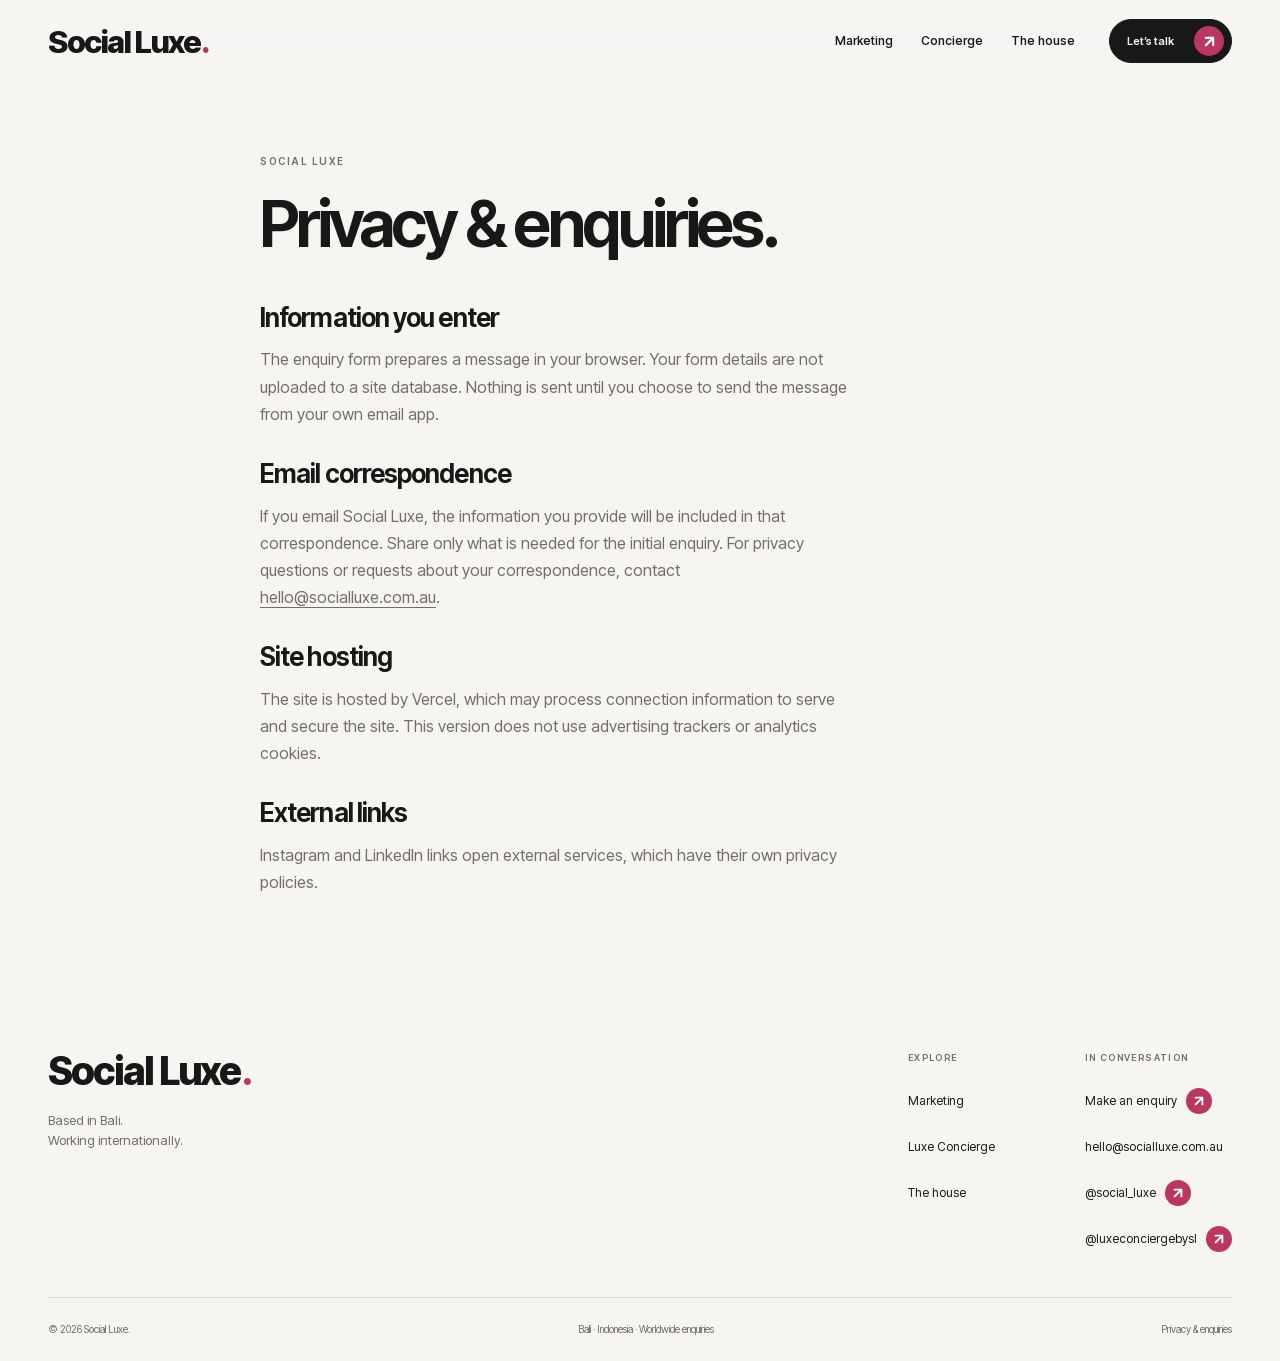
<file: public/privacy/index.html>
<!doctype html><html lang="en"><head><meta charset="utf-8"><meta name="viewport" content="width=device-width,initial-scale=1"><title>Privacy & Enquiries — Social Luxe</title><meta name="description" content="How information and enquiries are handled on this website."><meta name="robots" content="noindex,nofollow"><meta name="theme-color" content="#f7f5f2"><meta property="og:title" content="Privacy & Enquiries — Social Luxe"><meta property="og:description" content="How information and enquiries are handled on this website."><meta property="og:type" content="website"><link rel="icon" href="/assets/favicon.svg" type="image/svg+xml"><link rel="preload" href="/assets/fonts/inter-tight.woff2" as="font" type="font/woff2" crossorigin><link rel="stylesheet" href="/styles.css"><script src="/app.js" defer></script><script src="/hover-effects.js" defer></script></head><body class=""><a class="skip-link" href="#main">Skip to content</a><header class="site-header"><div class="shell header-inner"><a class="brand" href="/" aria-label="Social Luxe home">Social Luxe<span class="brand-period">.</span></a><nav class="desktop-nav" aria-label="Main navigation"><a href="/marketing/" class="nav-link">Marketing</a><a href="/concierge/" class="nav-link">Concierge</a><a href="/the-house/" class="nav-link">The house</a></nav><a class="button header-action" data-shine href="/enquire/">Let’s talk<span class="arrow-icon " aria-hidden="true"><svg viewBox="4 4 16 16" fill="none"><path d="M7.5 16.5 16.5 7.5M7.5 7.5h9v9" stroke="currentColor" stroke-width="2.6" stroke-linecap="round" stroke-linejoin="round"/></svg></span></a><button class="menu-toggle" aria-label="Open menu" aria-controls="mobile-menu" aria-expanded="false"><span></span><span></span></button></div></header><div id="mobile-menu" class="mobile-menu" hidden><nav aria-label="Mobile navigation"><a href="/marketing/" class="nav-link">Marketing</a><a href="/concierge/" class="nav-link">Concierge</a><a href="/the-house/" class="nav-link">The house</a><a class="button " data-shine href="/enquire/">Make an enquiry<span class="arrow-icon " aria-hidden="true"><svg viewBox="4 4 16 16" fill="none"><path d="M7.5 16.5 16.5 7.5M7.5 7.5h9v9" stroke="currentColor" stroke-width="2.6" stroke-linecap="round" stroke-linejoin="round"/></svg></span></a></nav><p>Bali, Indonesia. Working internationally.</p></div><main id="main"><section class="shell privacy-copy"><p class="eyebrow">Social Luxe</p><h1 class="display">Privacy &amp; enquiries.</h1><h2>Information you enter</h2><p>The enquiry form prepares a message in your browser. Your form details are not uploaded to a site database. Nothing is sent until you choose to send the message from your own email app.</p><h2>Email correspondence</h2><p>If you email Social Luxe, the information you provide will be included in that correspondence. Share only what is needed for the initial enquiry. For privacy questions or requests about your correspondence, contact <a class="inline-link" href="mailto:hello@socialluxe.com.au">hello@socialluxe.com.au</a>.</p><h2>Site hosting</h2><p>The site is hosted by Vercel, which may process connection information to serve and secure the site. This version does not use advertising trackers or analytics cookies.</p><h2>External links</h2><p>Instagram and LinkedIn links open external services, which have their own privacy policies.</p></section></main><footer class="site-footer"><div class="shell"><div class="footer-top"><div><a class="brand" href="/">Social Luxe<span class="brand-period">.</span></a><p class="footer-description">Based in Bali.<br>Working internationally.</p></div><div class="footer-nav"><div class="footer-column"><span class="eyebrow">Explore</span><a href="/marketing/">Marketing</a><a href="/concierge/">Luxe Concierge</a><a href="/the-house/">The house</a></div><div class="footer-column"><span class="eyebrow">In conversation</span><a href="/enquire/">Make an enquiry <span class="arrow-icon " aria-hidden="true"><svg viewBox="4 4 16 16" fill="none"><path d="M7.5 16.5 16.5 7.5M7.5 7.5h9v9" stroke="currentColor" stroke-width="2.6" stroke-linecap="round" stroke-linejoin="round"/></svg></span></a><a href="mailto:hello@socialluxe.com.au">hello@socialluxe.com.au</a><a href="https://www.instagram.com/social_luxe/" target="_blank" rel="noopener noreferrer">@social_luxe <span class="arrow-icon " aria-hidden="true"><svg viewBox="4 4 16 16" fill="none"><path d="M7.5 16.5 16.5 7.5M7.5 7.5h9v9" stroke="currentColor" stroke-width="2.6" stroke-linecap="round" stroke-linejoin="round"/></svg></span></a><a href="https://www.instagram.com/luxeconciergebysl/" target="_blank" rel="noopener noreferrer">@luxeconciergebysl <span class="arrow-icon " aria-hidden="true"><svg viewBox="4 4 16 16" fill="none"><path d="M7.5 16.5 16.5 7.5M7.5 7.5h9v9" stroke="currentColor" stroke-width="2.6" stroke-linecap="round" stroke-linejoin="round"/></svg></span></a></div></div></div><div class="footer-bottom"><span>© 2026 Social Luxe.</span><span>Bali · Indonesia · Worldwide enquiries</span><a href="/privacy/">Privacy &amp; enquiries</a></div></div></footer><dialog id="project-dialog" aria-labelledby="project-title"><button class="dialog-close" aria-label="Close project">×</button><div class="dialog-layout"><div class="dialog-visual"><img id="dialog-photo" alt="" width="1080" height="1400"><div class="dialog-photo-controls"><button id="photo-prev" aria-label="Previous photo">←</button><span id="photo-count" aria-live="polite"></span><button id="photo-next" aria-label="Next photo">→</button></div></div><div class="dialog-copy"><p id="project-category" class="eyebrow"></p><h2 id="project-title"></h2><div id="dialog-logo"></div><p id="project-description"></p><dl><div><dt>Location</dt><dd id="project-place"></dd></div><div><dt>Published</dt><dd id="project-date"></dd></div></dl><a id="project-source" class="button" href="https://www.instagram.com/social_luxe/" target="_blank" rel="noopener noreferrer">View original post <span class="arrow-icon " aria-hidden="true"><svg viewBox="4 4 16 16" fill="none"><path d="M7.5 16.5 16.5 7.5M7.5 7.5h9v9" stroke="currentColor" stroke-width="2.6" stroke-linecap="round" stroke-linejoin="round"/></svg></span></a><a id="project-photo-source" class="text-link" href="https://www.instagram.com/social_luxe/" target="_blank" rel="noopener noreferrer" hidden>View photo publication <span class="arrow-icon " aria-hidden="true"><svg viewBox="4 4 16 16" fill="none"><path d="M7.5 16.5 16.5 7.5M7.5 7.5h9v9" stroke="currentColor" stroke-width="2.6" stroke-linecap="round" stroke-linejoin="round"/></svg></span></a><p id="project-credit" class="source-note"></p></div></div></dialog><script id="projects-data" type="application/json">[{"id": "ella", "title": "Ella Cervetto × The Lawn", "short": "Ella Cervetto", "partner": "The Lawn", "category": "partnerships", "categoryLabel": "Creator partnership", "place": "Canggu, Bali", "date": "November 2026", "image": "ella-lawn", "photos": ["ella-lawn", "ella-lawn-detail"], "logo": "the-lawn.png", "description": "Ella Cervetto at The Lawn Canggu. A creator and venue collaboration shared by Social Luxe as part of its client work.", "source": "https://www.instagram.com/social_luxe/p/DfWwA1ykzfr/", "credit": "Photography from @social_luxe · Ella Cervetto × The Lawn"}, {"id": "savaya", "title": "Sevara & Josh × Savaya", "short": "Sevara & Josh", "partner": "Savaya", "category": "partnerships", "categoryLabel": "Brand & venue partnership", "place": "Bali", "date": "September 2026", "image": "savaya-patron-detail", "photos": ["savaya-patron-detail", "savaya-patron"], "logo": "savaya.svg", "description": "Sevara and Josh with Patrón, on their way to Savaya. A brand and venue collaboration shared by Social Luxe.", "source": "https://www.instagram.com/social_luxe/p/DdEBBIuE01P/", "credit": "Photography from @social_luxe · Sevara & Josh × Patrón / Savaya"}, {"id": "zumana", "title": "Tori Levett × Zumana", "short": "Tori Levett", "partner": "Zumana", "category": "events", "categoryLabel": "Event & VIP liaison", "place": "Bali", "date": "September 2026", "image": "tori-zumana", "photos": ["tori-zumana"], "logo": "zumana.svg", "description": "Tori Levett headlining at Zumana. Social Luxe announced its exclusive VIP liaison role for the event, alongside Patrón.", "source": "https://www.instagram.com/social_luxe/p/DdNqJIrTnNl/", "credit": "Event artwork published by @social_luxe · Tori Levett at Zumana"}, {"id": "patron", "title": "Ziara Rae × Patrón", "short": "Ziara Rae", "partner": "Patrón", "category": "partnerships", "categoryLabel": "Brand partnership", "place": "Bali", "date": "September 2026", "image": "ziara-patron", "photos": ["ziara-patron"], "logo": "patron.svg", "description": "Ziara Rae for Patrón. A brand collaboration featured on Social Luxe’s account under #SLClients.", "source": "https://www.instagram.com/social_luxe/p/Dd2vFVZk_rT/", "credit": "Photography from @social_luxe · Ziara Rae × Patrón"}, {"id": "jason", "title": "Jason Derulo at Pony", "short": "Jason Derulo", "partner": "Pony", "category": "hosting", "categoryLabel": "Private hosting", "place": "Bali", "date": "September 2026", "image": "jason-pony", "photos": ["jason-pony", "jason-pony-cover"], "logo": "pony.webp", "description": "An intimate birthday celebration at Pony, curated by Social Luxe, with drinks by Patrón. Private hosting for Jason Derulo during his time in Bali.", "source": "https://www.instagram.com/pony.bali/reel/DdfnHnxoyr7/", "photoSource": "https://www.instagram.com/social_luxe/p/DdlFEnvEw7c/", "credit": "Photography from @social_luxe · Jason Derulo in Bali"}, {"id": "el", "title": "El × Pony", "short": "El", "partner": "Pony", "category": "partnerships", "categoryLabel": "Creator partnership", "place": "Bali", "date": "September 2026", "image": "el-pony", "photos": ["el-pony"], "logo": "pony.webp", "description": "El (@elliecasei) at Pony. A creator and restaurant collaboration featured on Social Luxe’s account.", "source": "https://www.instagram.com/social_luxe/p/Dc-I_kXzs-v/", "credit": "Photography from @social_luxe · El × Pony"}, {"id": "sana", "title": "Michelle × Sana Uluwatu", "short": "Michelle", "partner": "Sana Uluwatu", "category": "partnerships", "categoryLabel": "Creator partnership", "place": "Uluwatu, Bali", "date": "August 2026", "image": "michelle-sana", "photos": ["michelle-sana"], "logo": "sana.webp", "description": "Michelle (@mishkaivana) at Sana Uluwatu. A creator and hospitality collaboration published by Social Luxe.", "source": "https://www.instagram.com/social_luxe/p/DcVAiyZzYGr/", "credit": "Photography from @social_luxe · Michelle × Sana Uluwatu"}, {"id": "skool", "title": "Tyniesha Hales × Skool Kitchen", "short": "Tyniesha Hales", "partner": "Skool Kitchen", "category": "partnerships", "categoryLabel": "Creator partnership", "place": "Canggu, Bali", "date": "June 2026", "image": "tyniesha-skool", "photos": ["tyniesha-skool", "tyniesha-skool-detail"], "logo": "skool.png", "description": "Tyniesha Hales at Skool Kitchen. A creator and hospitality collaboration published by Social Luxe under #SLClients.", "source": "https://www.instagram.com/social_luxe/p/DZbkNwxEzaO/", "credit": "Photography from @social_luxe · Tyniesha Hales × Skool Kitchen"}, {"id": "wiz", "title": "A private dinner for Wiz Khalifa", "short": "Wiz Khalifa", "partner": "Masonry", "category": "hosting", "categoryLabel": "Private dining", "place": "Bali", "date": "October 2025", "image": "wiz-dinner", "photos": ["wiz-dinner", "wiz-dinner-cover"], "logo": "masonry.webp", "description": "A private post-performance dinner for Wiz Khalifa in Bali, curated and hosted by Luxe Concierge. The original publication features Masonry Bali.", "source": "https://www.instagram.com/luxeconciergebysl/p/DQL3hcGEhQ0/", "credit": "Photography from @luxeconciergebysl · Private dinner in Bali"}]</script></body></html>
</file>
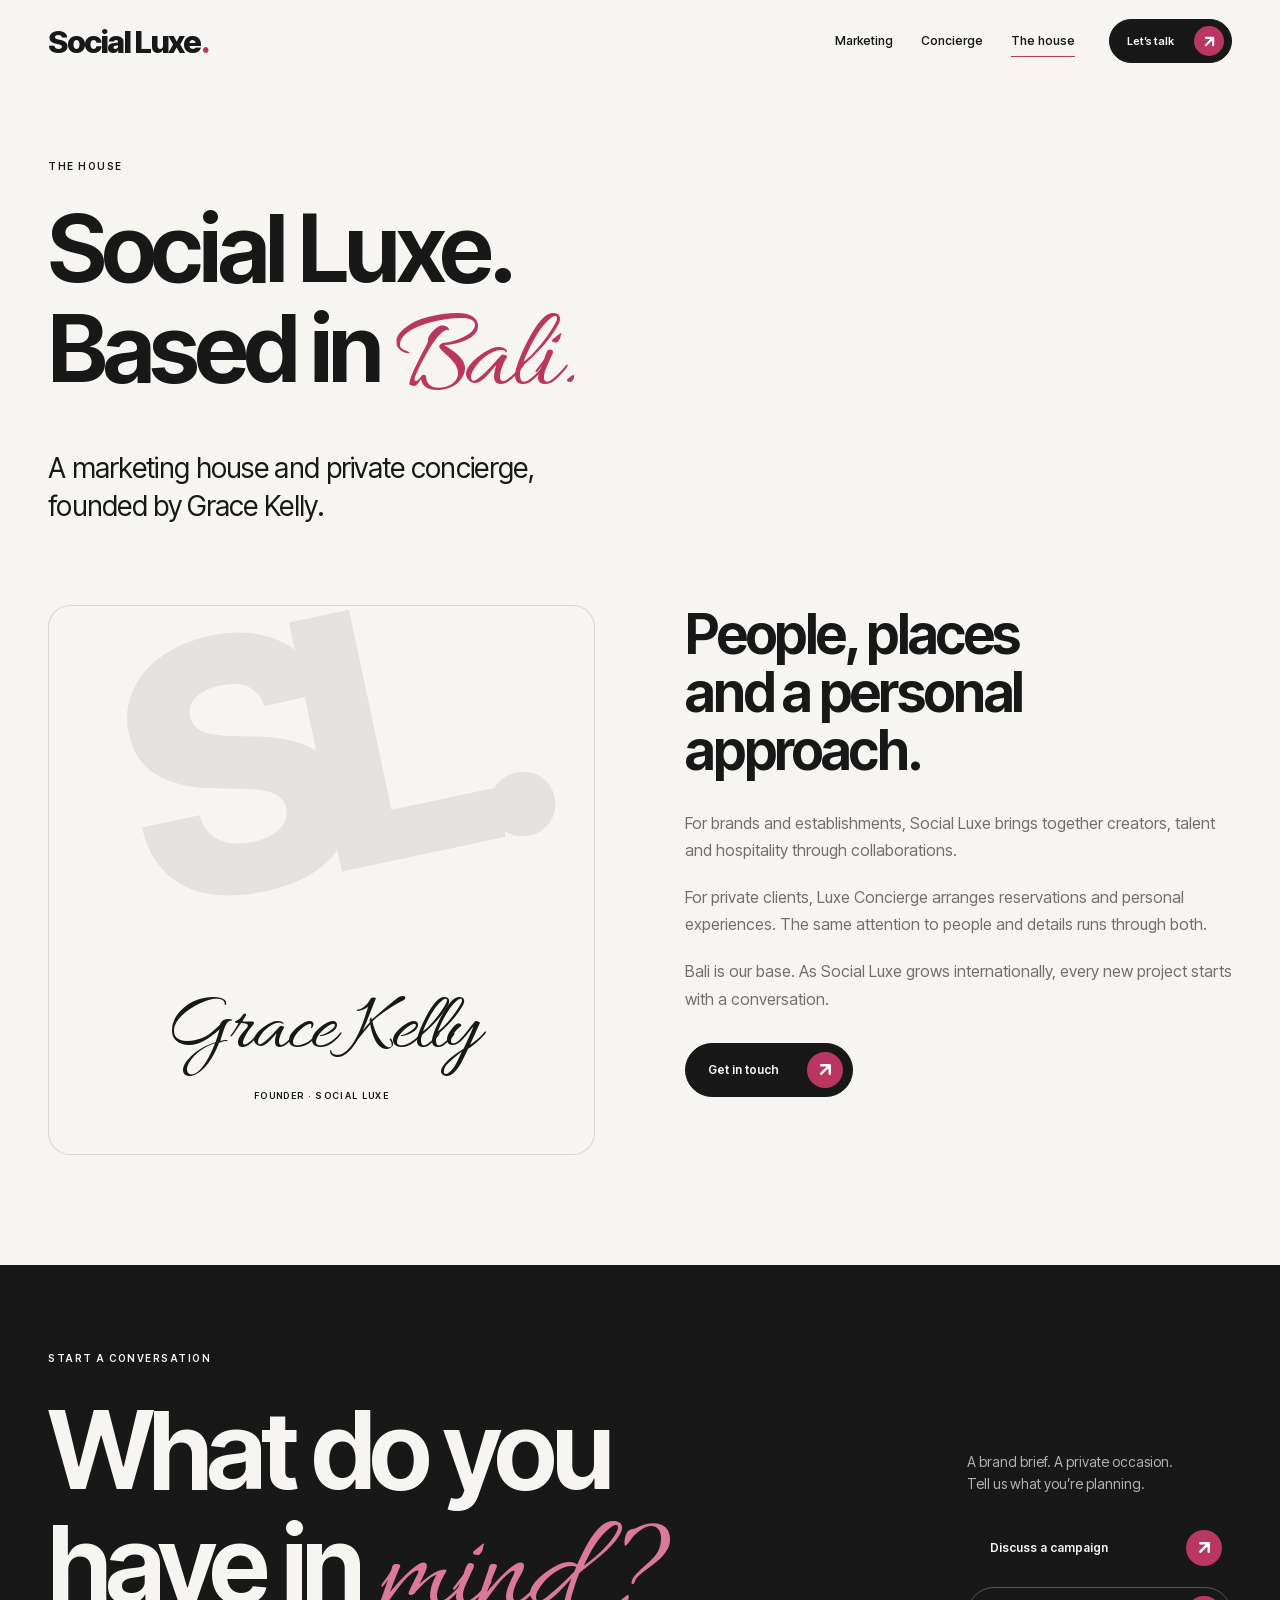
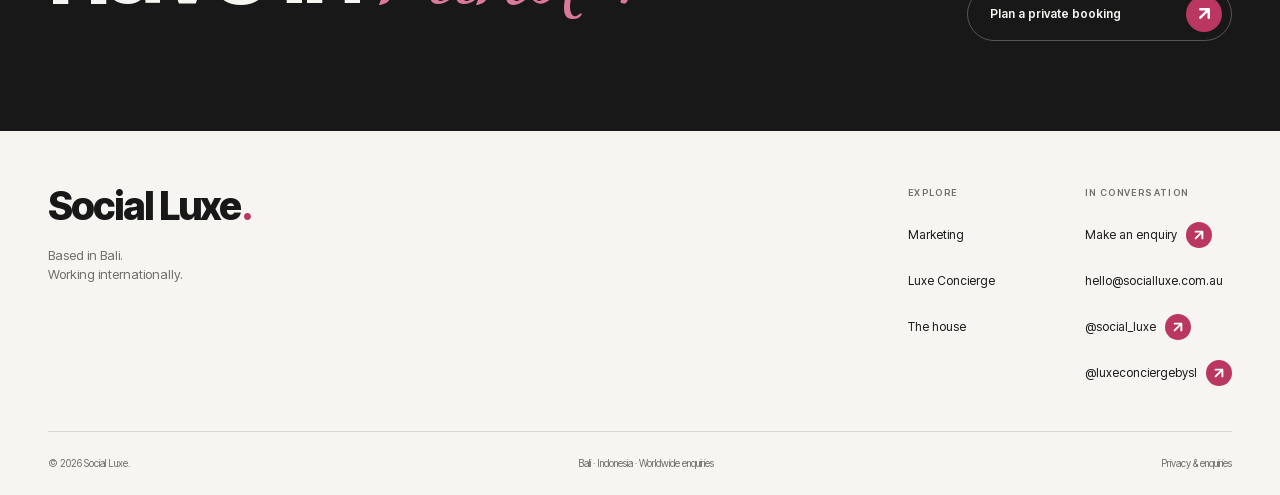
<file: public/the-house/index.html>
<!doctype html><html lang="en"><head><meta charset="utf-8"><meta name="viewport" content="width=device-width,initial-scale=1"><title>The House — Social Luxe</title><meta name="description" content="Meet Social Luxe, founded by Grace Kelly. Based in Bali, working internationally."><meta name="robots" content="noindex,nofollow"><meta name="theme-color" content="#f7f5f2"><meta property="og:title" content="The House — Social Luxe"><meta property="og:description" content="Meet Social Luxe, founded by Grace Kelly. Based in Bali, working internationally."><meta property="og:type" content="website"><link rel="icon" href="/assets/favicon.svg" type="image/svg+xml"><link rel="preload" href="/assets/fonts/inter-tight.woff2" as="font" type="font/woff2" crossorigin><link rel="stylesheet" href="/styles.css"><script src="/app.js" defer></script><script src="/hover-effects.js" defer></script></head><body class=""><a class="skip-link" href="#main">Skip to content</a><header class="site-header"><div class="shell header-inner"><a class="brand" href="/" aria-label="Social Luxe home">Social Luxe<span class="brand-period">.</span></a><nav class="desktop-nav" aria-label="Main navigation"><a href="/marketing/" class="nav-link">Marketing</a><a href="/concierge/" class="nav-link">Concierge</a><a href="/the-house/" class="nav-link" aria-current="page">The house</a></nav><a class="button header-action" data-shine href="/enquire/">Let’s talk<span class="arrow-icon " aria-hidden="true"><svg viewBox="4 4 16 16" fill="none"><path d="M7.5 16.5 16.5 7.5M7.5 7.5h9v9" stroke="currentColor" stroke-width="2.6" stroke-linecap="round" stroke-linejoin="round"/></svg></span></a><button class="menu-toggle" aria-label="Open menu" aria-controls="mobile-menu" aria-expanded="false"><span></span><span></span></button></div></header><div id="mobile-menu" class="mobile-menu" hidden><nav aria-label="Mobile navigation"><a href="/marketing/" class="nav-link">Marketing</a><a href="/concierge/" class="nav-link">Concierge</a><a href="/the-house/" class="nav-link" aria-current="page">The house</a><a class="button " data-shine href="/enquire/">Make an enquiry<span class="arrow-icon " aria-hidden="true"><svg viewBox="4 4 16 16" fill="none"><path d="M7.5 16.5 16.5 7.5M7.5 7.5h9v9" stroke="currentColor" stroke-width="2.6" stroke-linecap="round" stroke-linejoin="round"/></svg></span></a></nav><p>Bali, Indonesia. Working internationally.</p></div><main id="main"><section class="shell page-intro house-intro"><p class="eyebrow hero-enter">The house</p><h1 class="display hero-enter">Social Luxe.<br>Based in <span class="script pink">Bali.</span></h1><p class="body-large hero-enter">A marketing house and private concierge, founded by Grace Kelly.</p></section><section class="section shell founder-layout"><div class="founder-card reveal"><span class="founder-monogram" aria-hidden="true">SL.</span><span class="script">Grace Kelly</span><span class="eyebrow">Founder · Social Luxe</span></div><div class="founder-story reveal"><h2 class="section-title">People, places<br>and a personal<br>approach.</h2><p>For brands and establishments, Social Luxe brings together creators, talent and hospitality through collaborations.</p><p>For private clients, Luxe Concierge arranges reservations and personal experiences. The same attention to people and details runs through both.</p><p>Bali is our base. As Social Luxe grows internationally, every new project starts with a conversation.</p><a class="button " data-shine href="/enquire/">Get in touch<span class="arrow-icon " aria-hidden="true"><svg viewBox="4 4 16 16" fill="none"><path d="M7.5 16.5 16.5 7.5M7.5 7.5h9v9" stroke="currentColor" stroke-width="2.6" stroke-linecap="round" stroke-linejoin="round"/></svg></span></a></div></section><section class="contact-band"><div class="shell"><p class="eyebrow reveal">Start a conversation</p><div class="contact-band-inner"><h2 class="reveal">What do you<br>have in <span class="script">mind?</span></h2><div class="contact-options reveal"><p>A brand brief. A private occasion.<br>Tell us what you’re planning.</p><a class="button " data-shine href="/enquire/?service=marketing">Discuss a campaign<span class="arrow-icon " aria-hidden="true"><svg viewBox="4 4 16 16" fill="none"><path d="M7.5 16.5 16.5 7.5M7.5 7.5h9v9" stroke="currentColor" stroke-width="2.6" stroke-linecap="round" stroke-linejoin="round"/></svg></span></a><a class="button button-outline" data-shine href="/enquire/?service=concierge">Plan a private booking<span class="arrow-icon " aria-hidden="true"><svg viewBox="4 4 16 16" fill="none"><path d="M7.5 16.5 16.5 7.5M7.5 7.5h9v9" stroke="currentColor" stroke-width="2.6" stroke-linecap="round" stroke-linejoin="round"/></svg></span></a></div></div></div></section></main><footer class="site-footer"><div class="shell"><div class="footer-top"><div><a class="brand" href="/">Social Luxe<span class="brand-period">.</span></a><p class="footer-description">Based in Bali.<br>Working internationally.</p></div><div class="footer-nav"><div class="footer-column"><span class="eyebrow">Explore</span><a href="/marketing/">Marketing</a><a href="/concierge/">Luxe Concierge</a><a href="/the-house/">The house</a></div><div class="footer-column"><span class="eyebrow">In conversation</span><a href="/enquire/">Make an enquiry <span class="arrow-icon " aria-hidden="true"><svg viewBox="4 4 16 16" fill="none"><path d="M7.5 16.5 16.5 7.5M7.5 7.5h9v9" stroke="currentColor" stroke-width="2.6" stroke-linecap="round" stroke-linejoin="round"/></svg></span></a><a href="mailto:hello@socialluxe.com.au">hello@socialluxe.com.au</a><a href="https://www.instagram.com/social_luxe/" target="_blank" rel="noopener noreferrer">@social_luxe <span class="arrow-icon " aria-hidden="true"><svg viewBox="4 4 16 16" fill="none"><path d="M7.5 16.5 16.5 7.5M7.5 7.5h9v9" stroke="currentColor" stroke-width="2.6" stroke-linecap="round" stroke-linejoin="round"/></svg></span></a><a href="https://www.instagram.com/luxeconciergebysl/" target="_blank" rel="noopener noreferrer">@luxeconciergebysl <span class="arrow-icon " aria-hidden="true"><svg viewBox="4 4 16 16" fill="none"><path d="M7.5 16.5 16.5 7.5M7.5 7.5h9v9" stroke="currentColor" stroke-width="2.6" stroke-linecap="round" stroke-linejoin="round"/></svg></span></a></div></div></div><div class="footer-bottom"><span>© 2026 Social Luxe.</span><span>Bali · Indonesia · Worldwide enquiries</span><a href="/privacy/">Privacy &amp; enquiries</a></div></div></footer><dialog id="project-dialog" aria-labelledby="project-title"><button class="dialog-close" aria-label="Close project">×</button><div class="dialog-layout"><div class="dialog-visual"><img id="dialog-photo" alt="" width="1080" height="1400"><div class="dialog-photo-controls"><button id="photo-prev" aria-label="Previous photo">←</button><span id="photo-count" aria-live="polite"></span><button id="photo-next" aria-label="Next photo">→</button></div></div><div class="dialog-copy"><p id="project-category" class="eyebrow"></p><h2 id="project-title"></h2><div id="dialog-logo"></div><p id="project-description"></p><dl><div><dt>Location</dt><dd id="project-place"></dd></div><div><dt>Published</dt><dd id="project-date"></dd></div></dl><a id="project-source" class="button" href="https://www.instagram.com/social_luxe/" target="_blank" rel="noopener noreferrer">View original post <span class="arrow-icon " aria-hidden="true"><svg viewBox="4 4 16 16" fill="none"><path d="M7.5 16.5 16.5 7.5M7.5 7.5h9v9" stroke="currentColor" stroke-width="2.6" stroke-linecap="round" stroke-linejoin="round"/></svg></span></a><a id="project-photo-source" class="text-link" href="https://www.instagram.com/social_luxe/" target="_blank" rel="noopener noreferrer" hidden>View photo publication <span class="arrow-icon " aria-hidden="true"><svg viewBox="4 4 16 16" fill="none"><path d="M7.5 16.5 16.5 7.5M7.5 7.5h9v9" stroke="currentColor" stroke-width="2.6" stroke-linecap="round" stroke-linejoin="round"/></svg></span></a><p id="project-credit" class="source-note"></p></div></div></dialog><script id="projects-data" type="application/json">[{"id": "ella", "title": "Ella Cervetto × The Lawn", "short": "Ella Cervetto", "partner": "The Lawn", "category": "partnerships", "categoryLabel": "Creator partnership", "place": "Canggu, Bali", "date": "November 2026", "image": "ella-lawn", "photos": ["ella-lawn", "ella-lawn-detail"], "logo": "the-lawn.png", "description": "Ella Cervetto at The Lawn Canggu. A creator and venue collaboration shared by Social Luxe as part of its client work.", "source": "https://www.instagram.com/social_luxe/p/DfWwA1ykzfr/", "credit": "Photography from @social_luxe · Ella Cervetto × The Lawn"}, {"id": "savaya", "title": "Sevara & Josh × Savaya", "short": "Sevara & Josh", "partner": "Savaya", "category": "partnerships", "categoryLabel": "Brand & venue partnership", "place": "Bali", "date": "September 2026", "image": "savaya-patron-detail", "photos": ["savaya-patron-detail", "savaya-patron"], "logo": "savaya.svg", "description": "Sevara and Josh with Patrón, on their way to Savaya. A brand and venue collaboration shared by Social Luxe.", "source": "https://www.instagram.com/social_luxe/p/DdEBBIuE01P/", "credit": "Photography from @social_luxe · Sevara & Josh × Patrón / Savaya"}, {"id": "zumana", "title": "Tori Levett × Zumana", "short": "Tori Levett", "partner": "Zumana", "category": "events", "categoryLabel": "Event & VIP liaison", "place": "Bali", "date": "September 2026", "image": "tori-zumana", "photos": ["tori-zumana"], "logo": "zumana.svg", "description": "Tori Levett headlining at Zumana. Social Luxe announced its exclusive VIP liaison role for the event, alongside Patrón.", "source": "https://www.instagram.com/social_luxe/p/DdNqJIrTnNl/", "credit": "Event artwork published by @social_luxe · Tori Levett at Zumana"}, {"id": "patron", "title": "Ziara Rae × Patrón", "short": "Ziara Rae", "partner": "Patrón", "category": "partnerships", "categoryLabel": "Brand partnership", "place": "Bali", "date": "September 2026", "image": "ziara-patron", "photos": ["ziara-patron"], "logo": "patron.svg", "description": "Ziara Rae for Patrón. A brand collaboration featured on Social Luxe’s account under #SLClients.", "source": "https://www.instagram.com/social_luxe/p/Dd2vFVZk_rT/", "credit": "Photography from @social_luxe · Ziara Rae × Patrón"}, {"id": "jason", "title": "Jason Derulo at Pony", "short": "Jason Derulo", "partner": "Pony", "category": "hosting", "categoryLabel": "Private hosting", "place": "Bali", "date": "September 2026", "image": "jason-pony", "photos": ["jason-pony", "jason-pony-cover"], "logo": "pony.webp", "description": "An intimate birthday celebration at Pony, curated by Social Luxe, with drinks by Patrón. Private hosting for Jason Derulo during his time in Bali.", "source": "https://www.instagram.com/pony.bali/reel/DdfnHnxoyr7/", "photoSource": "https://www.instagram.com/social_luxe/p/DdlFEnvEw7c/", "credit": "Photography from @social_luxe · Jason Derulo in Bali"}, {"id": "el", "title": "El × Pony", "short": "El", "partner": "Pony", "category": "partnerships", "categoryLabel": "Creator partnership", "place": "Bali", "date": "September 2026", "image": "el-pony", "photos": ["el-pony"], "logo": "pony.webp", "description": "El (@elliecasei) at Pony. A creator and restaurant collaboration featured on Social Luxe’s account.", "source": "https://www.instagram.com/social_luxe/p/Dc-I_kXzs-v/", "credit": "Photography from @social_luxe · El × Pony"}, {"id": "sana", "title": "Michelle × Sana Uluwatu", "short": "Michelle", "partner": "Sana Uluwatu", "category": "partnerships", "categoryLabel": "Creator partnership", "place": "Uluwatu, Bali", "date": "August 2026", "image": "michelle-sana", "photos": ["michelle-sana"], "logo": "sana.webp", "description": "Michelle (@mishkaivana) at Sana Uluwatu. A creator and hospitality collaboration published by Social Luxe.", "source": "https://www.instagram.com/social_luxe/p/DcVAiyZzYGr/", "credit": "Photography from @social_luxe · Michelle × Sana Uluwatu"}, {"id": "skool", "title": "Tyniesha Hales × Skool Kitchen", "short": "Tyniesha Hales", "partner": "Skool Kitchen", "category": "partnerships", "categoryLabel": "Creator partnership", "place": "Canggu, Bali", "date": "June 2026", "image": "tyniesha-skool", "photos": ["tyniesha-skool", "tyniesha-skool-detail"], "logo": "skool.png", "description": "Tyniesha Hales at Skool Kitchen. A creator and hospitality collaboration published by Social Luxe under #SLClients.", "source": "https://www.instagram.com/social_luxe/p/DZbkNwxEzaO/", "credit": "Photography from @social_luxe · Tyniesha Hales × Skool Kitchen"}, {"id": "wiz", "title": "A private dinner for Wiz Khalifa", "short": "Wiz Khalifa", "partner": "Masonry", "category": "hosting", "categoryLabel": "Private dining", "place": "Bali", "date": "October 2025", "image": "wiz-dinner", "photos": ["wiz-dinner", "wiz-dinner-cover"], "logo": "masonry.webp", "description": "A private post-performance dinner for Wiz Khalifa in Bali, curated and hosted by Luxe Concierge. The original publication features Masonry Bali.", "source": "https://www.instagram.com/luxeconciergebysl/p/DQL3hcGEhQ0/", "credit": "Photography from @luxeconciergebysl · Private dinner in Bali"}]</script></body></html>
</file>
<file: styles.css>
@font-face{font-family:'Inter Tight';src:url('/assets/fonts/inter-tight.woff2') format('woff2');font-weight:400 900;font-display:swap}
@font-face{font-family:Allura;src:url('/assets/fonts/allura.woff2') format('woff2');font-weight:400;font-display:swap}
:root{--paper:#f7f5f2;--ink:#181818;--pink:#b93760;--muted:#706d6b;--line:rgba(24,24,24,.14);--shell:min(1280px,calc(100% - 96px));--ease:cubic-bezier(.2,.65,.25,1)}
*{box-sizing:border-box}html{scroll-behavior:smooth;scroll-padding-top:100px}body{margin:0;background:var(--paper);color:var(--ink);font-family:'Inter Tight',Arial,sans-serif;-webkit-font-smoothing:antialiased;font-size:16px;line-height:1.5}body.menu-open,body.dialog-open{overflow:hidden}button,input,select,textarea{font:inherit}a{color:inherit;text-decoration:none}button{cursor:pointer;color:inherit}button,a,input,select,textarea{-webkit-tap-highlight-color:transparent}button,a{touch-action:manipulation}button:focus-visible,a:focus-visible,input:focus-visible,select:focus-visible,textarea:focus-visible,summary:focus-visible,[tabindex]:focus-visible{outline:2px solid var(--pink);outline-offset:5px}::selection{background:var(--pink);color:var(--paper)}img{display:block;max-width:100%;height:auto}p,h1,h2,h3,figure{margin:0}h1,h2,h3{font-weight:650;letter-spacing:-.035em;line-height:1.06}p{max-width:60ch}[hidden]{display:none!important}.shell{width:var(--shell);margin-inline:auto}.section{padding-block:110px}.eyebrow{font-size:10px;font-weight:600;letter-spacing:.15em;text-transform:uppercase;line-height:1.6}.script{font-family:Allura,cursive;font-weight:400;letter-spacing:-.035em;line-height:.9}.pink{color:var(--pink)}.display{font-size:clamp(56px,7.4vw,112px);letter-spacing:-.045em}.section-title{font-size:clamp(44px,5.3vw,78px);letter-spacing:-.04em}.body-large{font-size:clamp(22px,2.2vw,32px);line-height:1.35;letter-spacing:-.025em}.sr-only{position:absolute;width:1px;height:1px;padding:0;margin:-1px;overflow:hidden;clip:rect(0,0,0,0);white-space:nowrap;border:0}.skip-link{position:fixed;z-index:300;top:-80px;left:20px;background:var(--pink);color:white;padding:15px}.skip-link:focus{top:12px}.brand{font-size:31px;font-weight:800;letter-spacing:-.045em;line-height:1;white-space:nowrap}.brand-period{color:var(--pink)}
.site-header{position:sticky;top:0;z-index:50;background:rgba(247,245,242,.85);backdrop-filter:blur(22px);border-bottom:1px solid transparent;transition:border-color .3s}.site-header.scrolled{border-color:var(--line)}.header-inner{height:82px;display:flex;align-items:center;gap:34px}.desktop-nav{display:flex;gap:28px;margin-left:auto}.nav-link{font-size:12px;font-weight:550;position:relative;padding-block:12px}.nav-link:after{content:'';position:absolute;left:0;right:0;bottom:5px;height:1px;background:var(--pink);transform:scaleX(0);transform-origin:left;transition:transform .3s}.nav-link:hover:after,.nav-link[aria-current=page]:after{transform:scaleX(1)}.text-link{display:inline-flex;align-items:center;gap:16px;font-size:13px;font-weight:550;border-bottom:1px solid var(--pink);padding:7px 0;transition:color .25s}.text-link:hover{color:var(--pink)}.menu-toggle{display:none;border:0;background:none;width:42px;height:42px;align-items:center;justify-content:center;flex-direction:column;gap:6px}.menu-toggle span{width:22px;height:1px;background:currentColor;transition:transform .25s}.menu-toggle[aria-expanded=true] span:first-child{transform:translateY(3.5px) rotate(45deg)}.menu-toggle[aria-expanded=true] span:last-child{transform:translateY(-3.5px) rotate(-45deg)}.mobile-menu{position:fixed;inset:72px 0 0;background:var(--paper);z-index:45;padding:40px 24px;overflow:auto}.mobile-menu nav{display:flex;flex-direction:column;gap:18px}.mobile-menu .nav-link{font-size:36px;letter-spacing:-.035em}.mobile-menu .button{margin-top:15px}.mobile-menu p{margin-top:35px;font-size:13px;color:var(--muted)}
.brand-strip{padding:65px 0 60px;text-align:center;border-bottom:1px solid var(--line)}.brand-strip>.eyebrow{margin:auto;color:var(--muted);font-size:9px}.brand-logos{display:grid;grid-template-columns:repeat(5,1fr);align-items:center;gap:60px;margin-top:35px}.brand-logos a{display:flex;align-items:center;justify-content:center;height:55px;transition:opacity .25s,transform .25s}.brand-logos a:hover{opacity:.65;transform:translateY(-3px)}.partner-logo{width:100%;height:100%;object-fit:contain}.brand-logos .partner-logo{max-width:165px;max-height:43px;filter:brightness(0)}.brand-logos a:nth-child(2) .partner-logo{max-height:57px}.brand-logos a:nth-child(3) .partner-logo{max-height:48px}.section-head{display:flex;justify-content:space-between;align-items:end;gap:45px;margin-bottom:44px}.section-head .eyebrow{margin-bottom:17px;color:var(--muted)}.section-head>p{font-size:16px;line-height:1.5;color:var(--muted);max-width:35ch}.work-section{overflow:hidden}.work-filters{display:flex;gap:8px;flex-wrap:wrap;margin-bottom:32px}.work-filters button{border:1px solid var(--line);background:transparent;border-radius:50px;padding:10px 17px;font-size:11px;transition:background .2s,color .2s}.work-filters button span{margin-left:10px;opacity:.55;font-size:9px}.work-filters button.active{background:var(--ink);color:var(--paper);border-color:var(--ink)}.project-rail{display:flex;gap:22px;overflow-x:auto;scroll-snap-type:x mandatory;padding:0 max(48px,calc((100vw - 1280px)/2)) 15px;scroll-padding-inline:max(48px,calc((100vw - 1280px)/2));scrollbar-width:none;overscroll-behavior-x:contain}.project-rail::-webkit-scrollbar{display:none}.project-card{flex:0 0 clamp(280px,32vw,450px);min-width:0;scroll-snap-align:start}.project-cover{position:relative;display:block;height:490px;border-radius:18px;overflow:hidden;background:#d3cbc4;isolation:isolate}.project-cover:after{content:'';position:absolute;inset:50% 0 0;background:linear-gradient(transparent,#0009);pointer-events:none;z-index:1}.project-photo{width:100%;height:100%;object-fit:cover;transition:transform .8s var(--ease)}.project-cover:hover .project-photo{transform:scale(1.045)}.project-type{position:absolute;top:20px;left:20px;padding:7px 12px;border:1px solid #fff6;border-radius:50px;background:#27211f35;color:white;backdrop-filter:blur(12px);font-size:9px;letter-spacing:.07em;text-transform:uppercase;z-index:2}.project-logo{position:absolute;left:25px;bottom:30px;width:48%;height:48px;z-index:2;display:flex;align-items:center}.project-logo img{filter:brightness(0) invert(1);object-position:left center}.project-card[data-category=hosting] .project-logo{height:58px}.project-open{position:absolute;bottom:25px;right:22px;z-index:2;display:flex;align-items:center;justify-content:center;width:38px;height:38px;border-radius:50%;color:var(--ink);background:var(--paper);font-size:25px;transition:background .25s,color .25s,transform .25s}.project-cover:hover .project-open{background:var(--pink);color:white;transform:rotate(90deg)}.project-caption{padding:20px 2px}.project-caption h3{font-size:21px;line-height:1.22;letter-spacing:-.035em}.project-caption p{font-size:11px;color:var(--muted);display:flex;justify-content:space-between;gap:10px;margin-top:9px}.gallery-controls{display:flex;justify-content:space-between;align-items:center;margin-top:16px}.gallery-status{font-size:10px;color:var(--muted);text-transform:uppercase;letter-spacing:.1em}.gallery-controls>div{display:flex;gap:10px}.gallery-controls button{width:40px;height:40px;border-radius:50%;border:1px solid var(--line);background:none;font-size:20px;transition:background .2s,color .2s}.gallery-controls button:disabled{opacity:.3;cursor:default}.gallery-controls button:not(:disabled):hover{background:var(--ink);color:var(--paper)}.source-note{font-size:10px;line-height:1.6;color:var(--muted);margin-top:23px;max-width:80ch}.project-grid{display:grid;grid-template-columns:repeat(3,minmax(0,1fr));width:var(--shell);margin-inline:auto;padding:0;gap:40px 24px;overflow:visible}.project-grid .project-cover{height:450px}.work-intro .body-large{max-width:37ch;margin-top:35px}.work-intro+.work-section{padding-top:25px}
.worlds-section{background:#eeebe6}.worlds-grid{display:grid;grid-template-columns:1fr 1fr;gap:24px}.world-card{min-height:660px;padding:40px;border-radius:22px;overflow:hidden;position:relative;isolation:isolate;background:var(--ink);color:var(--paper)}.world-card>.eyebrow,.world-content>.eyebrow{font-size:9px;opacity:.7}.world-card h3{font-size:57px;letter-spacing:-.045em;font-weight:750;margin-top:25px}.world-card p{font-size:15px;line-height:1.5;margin-top:20px;color:#fffc}.world-card .button{position:absolute;left:40px;bottom:35px;z-index:4}.marketing-world{background:var(--ink)}.marketing-world h3>span{color:var(--pink)}.stacked-images{position:absolute;left:55px;right:55px;top:260px;bottom:105px;perspective:800px}.stacked-images img{position:absolute;height:100%;width:58%;object-fit:cover;border-radius:9px;box-shadow:0 20px 45px #0008;transform:rotate(-12deg);transition:transform .6s var(--ease)}.stacked-images img+img{right:0;top:5%;transform:rotate(12deg)}.marketing-world:hover .stacked-images img{transform:rotate(-16deg) translateY(-7px)}.marketing-world:hover .stacked-images img+img{transform:rotate(16deg) translateY(-7px)}.world-backdrop{position:absolute;inset:0;width:100%;height:100%;object-fit:cover;z-index:-2;transition:transform 1s}.concierge-world:after{content:'';position:absolute;inset:0;background:linear-gradient(#0009,#0001 65%,#0008);z-index:-1}.concierge-world:hover .world-backdrop{transform:scale(1.03)}.luxe-mark{font-family:'Inter Tight',Arial,sans-serif;font-weight:750;font-size:clamp(50px,7.8vw,118px);letter-spacing:-.045em;line-height:1.04}.luxe-signature{display:flex;align-items:center;gap:13px;margin-top:20px;letter-spacing:0}.luxe-signature>.script{font-size:.5em;line-height:.7}.luxe-signature>.brand{font-size:.28em;letter-spacing:-.045em}.world-card .luxe-mark{font-size:54px;max-width:8.5ch}.world-card .luxe-signature{white-space:nowrap;max-width:none;margin-top:17px}.world-card .luxe-signature>.brand{font-size:22px}.world-card .luxe-signature>.script{font-size:35px}.concierge-world p{margin-top:35px}.bali-section{display:grid;grid-template-columns:1fr 1fr;gap:13%;align-items:center}.bali-title .eyebrow{margin-bottom:22px}.bali-title .section-title{font-size:100px}.bali-title .script{font-size:1.38em;color:var(--pink);display:inline-block;transform:rotate(-6deg);margin:0 0 20px 35px}.coordinate{font-size:10px;letter-spacing:.12em;color:var(--muted);display:block;margin-top:20px}.bali-copy>.body-large{margin-bottom:25px}.bali-copy>p:not(.body-large){font-size:16px;color:var(--muted);line-height:1.7}.bali-copy .text-link{margin-top:26px}
.contact-band{background:var(--ink);color:var(--paper);padding:85px 0 90px}.contact-band>.shell>.eyebrow{opacity:.55;margin-bottom:28px}.contact-band-inner{display:flex;justify-content:space-between;align-items:end;gap:60px}.contact-band h2{font-size:clamp(62px,8.4vw,124px);letter-spacing:-.045em}.contact-band h2 .script{font-size:1.27em;color:#db7a98}.contact-options{display:flex;flex-direction:column;gap:12px;min-width:265px}.contact-options p{color:#fffa;font-size:14px;line-height:1.6;margin-bottom:13px}.contact-options .button{width:100%}.contact-options .button-outline{border-color:#fff4}.footer-top{padding:55px 0 40px;display:flex;justify-content:space-between;gap:60px}.footer-top .brand{font-size:39px}.footer-description{font-size:13px;color:var(--muted);margin-top:20px}.footer-nav{display:flex;gap:90px}.footer-column{display:flex;flex-direction:column;gap:10px;font-size:12px}.footer-column .eyebrow{font-size:9px;color:var(--muted);margin-bottom:7px}.footer-column a:hover{color:var(--pink)}.footer-bottom{display:flex;justify-content:space-between;gap:20px;border-top:1px solid var(--line);padding:24px 0;font-size:10px;color:var(--muted)}
/* Interior pages */
.page-intro{padding:75px 0 65px}.page-intro .eyebrow{margin-bottom:24px}.page-intro .script{display:inline-block;font-size:1.2em}.page-intro-grid{display:grid;grid-template-columns:1.2fr .8fr;gap:70px;align-items:end}.page-intro-copy{padding-bottom:18px}.page-intro-copy .body-large{max-width:26ch;margin-bottom:26px}.campaign-triptych{display:grid;grid-template-columns:1fr 1.2fr 1fr;gap:22px;align-items:center}.campaign-triptych figure{position:relative;overflow:hidden;border-radius:16px}.campaign-triptych img{width:100%;height:430px;object-fit:cover}.campaign-triptych figure:nth-child(2) img{height:560px}.campaign-triptych figcaption{position:absolute;bottom:0;left:0;right:0;background:linear-gradient(transparent,#000a);padding:40px 20px 20px;font-size:11px;color:white}.offerings summary{font-size:clamp(22px,2.8vw,40px);letter-spacing:-.035em;padding:28px 0;justify-content:flex-start}.offerings summary>span{font-size:11px;color:var(--muted);margin-right:45px;align-self:center}.offerings summary:after{margin-left:auto}.offerings details p{padding-left:72px;max-width:70ch}.concierge-page .site-header{background:rgba(24,24,24,.96);color:var(--paper)}.concierge-page .mobile-menu{background:var(--ink);color:var(--paper)}.concierge-hero{position:relative;min-height:760px;display:flex;align-items:center;color:var(--paper);background:var(--ink);isolation:isolate;overflow:hidden}.concierge-backdrop{position:absolute;inset:0;width:100%;height:100%;object-fit:cover;object-position:70% 57%;z-index:-2}.concierge-hero:after{content:'';position:absolute;inset:0;background:linear-gradient(90deg,#000b 5%,#0006 60%,#0001);z-index:-1}.concierge-hero-inner{padding:80px 0}.concierge-hero-inner>.eyebrow{opacity:.75;margin-bottom:35px}.concierge-hero .luxe-mark{max-width:9ch}.concierge-hero .luxe-signature{white-space:nowrap;margin-top:25px}.concierge-hero .luxe-signature .brand{font-size:30px}.concierge-hero .luxe-signature .script{font-size:48px}.concierge-hero-inner>p:not(.eyebrow){font-size:20px;line-height:1.5;margin:40px 0 28px}.concierge-photo-credit{display:block;font-size:10px;color:#fffc;margin-top:65px}.concierge-intro{display:grid;grid-template-columns:1fr 1fr;gap:100px}.concierge-intro .eyebrow{margin-bottom:24px}.concierge-intro .body-large{margin-bottom:22px}.concierge-intro p:not(.body-large){color:var(--muted)}.concierge-intro .text-link{margin-top:25px}.concierge-services{display:grid;grid-template-columns:repeat(4,1fr);gap:35px;padding-bottom:35px}.concierge-services article{border-top:1px solid var(--line);padding-top:22px}.number{font-size:11px;color:var(--pink)}.concierge-services h3{font-size:28px;margin:24px 0 14px}.concierge-services p{font-size:14px;line-height:1.65;color:var(--muted)}.page-faq{display:grid;grid-template-columns:.8fr 1.2fr;gap:90px;border-top:1px solid var(--line)}.page-faq .eyebrow{margin-bottom:24px}details{border-bottom:1px solid var(--line)}details:first-child{border-top:1px solid var(--line)}summary{list-style:none;cursor:pointer;display:flex;align-items:center;justify-content:space-between;gap:24px;padding:24px 0;font-size:18px;font-weight:550}summary::-webkit-details-marker{display:none}summary:after{content:'+';font-size:24px;font-weight:400;color:var(--pink)}details[open] summary:after{content:'−'}details p{font-size:15px;color:var(--muted);line-height:1.7;padding:0 30px 25px 0}.house-intro .body-large{max-width:34ch;margin-top:35px}.founder-layout{display:grid;grid-template-columns:1fr 1fr;gap:90px;padding-top:15px}.founder-layout>*{min-width:0}.founder-card{min-height:550px;display:flex;flex-direction:column;justify-content:flex-end;align-items:center;gap:20px;background:radial-gradient(ellipse at 25% 10%,#f3e1e4,#cfb9bd 45%,#9e6d7b 100%);border-radius:22px;padding:50px 25px;position:relative;isolation:isolate;overflow:hidden}.founder-monogram{position:absolute;top:-35px;font-size:350px;line-height:1;letter-spacing:-.12em;font-weight:800;transform:rotate(-12deg);color:transparent;background:linear-gradient(135deg,#fff9,#e8d5d5 20%,#765258 38%,#faedf0 44%,#ac7d88 65%);background-clip:text;text-shadow:0 25px 40px #724e561a;z-index:-1}.founder-card>.script{font-size:82px;white-space:nowrap}.founder-card .eyebrow{font-size:9px}.founder-story .section-title{font-size:55px;margin-bottom:30px}.founder-story p{margin-bottom:20px;color:var(--muted);font-size:16px;line-height:1.7}.founder-story .button{margin-top:10px}
/* Native modal: keyboard focus stays inside the project. */
#project-dialog{padding:0;border:0;border-radius:22px;background:var(--paper);color:var(--ink);width:min(1040px,calc(100% - 64px));max-height:calc(100dvh - 64px);overflow:auto;box-shadow:0 30px 100px #0005}#project-dialog::backdrop{background:#1119;backdrop-filter:blur(10px)}.dialog-layout{display:grid;grid-template-columns:1fr 1fr}.dialog-visual{position:relative;min-height:620px;background:#e4dfda;overflow:hidden}.dialog-visual>img{width:100%;height:100%;max-height:780px;object-fit:cover;position:absolute;inset:0}.dialog-photo-controls{position:absolute;bottom:20px;left:50%;transform:translateX(-50%);display:flex;align-items:center;gap:24px;background:#181818a1;color:white;backdrop-filter:blur(16px);border-radius:50px;padding:8px;white-space:nowrap}.dialog-photo-controls button{border:0;background:none;color:white;width:32px;height:32px;font-size:19px}.dialog-photo-controls span{font-size:10px;letter-spacing:.1em}.dialog-copy{padding:65px 40px 45px;display:flex;flex-direction:column;align-items:start}.dialog-copy>.eyebrow{color:var(--pink);font-size:9px}.dialog-copy h2{font-size:42px;line-height:1.08;margin-top:20px;letter-spacing:-.035em}.dialog-copy>p:not(.eyebrow):not(.source-note){font-size:16px;line-height:1.65;color:var(--muted);margin-top:27px}.dialog-copy dl{width:100%;display:flex;gap:35px;border-block:1px solid var(--line);padding:18px 0;margin:28px 0}.dialog-copy dt{font-size:9px;text-transform:uppercase;letter-spacing:.1em;color:var(--muted)}.dialog-copy dd{font-size:12px;margin:7px 0 0}.dialog-copy .text-link{font-size:10px;margin-top:10px}.dialog-copy .source-note{font-size:9px}#dialog-logo{height:44px;width:130px;margin-top:27px}#dialog-logo img{filter:brightness(0);height:100%;width:100%;object-fit:contain;object-position:left center}.dialog-close{position:absolute;top:15px;right:15px;border:1px solid var(--line);background:var(--paper);width:36px;height:36px;border-radius:50%;z-index:2;font-size:24px;line-height:1}
/* Enquiry remains a transparent email-draft flow. */
.enquiry-layout{display:grid;grid-template-columns:.85fr 1.15fr;gap:100px;padding:80px 0 110px}.enquiry-intro{position:sticky;top:125px;align-self:start}.enquiry-intro .eyebrow{margin-bottom:30px}.enquiry-intro h1{font-size:88px}.enquiry-intro h1 .script{font-size:1.3em;color:var(--pink);display:block}.enquiry-intro p{font-size:16px;color:var(--muted);margin-top:35px}.contact-email{display:block;font-size:20px;letter-spacing:-.03em;margin-top:30px}.form-intro{font-size:12px;color:var(--muted);margin-bottom:22px}fieldset{border:0;padding:0;margin:0 0 35px}.service-choice{display:flex;gap:10px}.service-choice label{flex:1;cursor:pointer}.service-choice input{position:absolute;opacity:0;width:1px;height:1px}.service-choice span{display:block;border:1px solid var(--line);border-radius:12px;padding:18px 12px;font-size:13px;text-align:center;transition:background .2s}.service-choice input:checked+span{background:var(--ink);color:var(--paper);border-color:var(--ink)}.service-choice input:focus-visible+span{outline:2px solid var(--pink);outline-offset:4px}.field-grid{display:grid;grid-template-columns:1fr 1fr;gap:25px 22px}.field{display:flex;flex-direction:column;gap:10px;font-size:12px;font-weight:550}.field.full{grid-column:1/-1}input,textarea,select{min-width:0;width:100%;border:0;border-bottom:1px solid #b9b2ad;border-radius:0;background:transparent;padding:13px 0;color:var(--ink);font-size:15px}input::placeholder,textarea::placeholder{color:#918b86;opacity:1}textarea{resize:vertical;min-height:130px}select{appearance:auto}input:focus,textarea:focus,select:focus{border-color:var(--pink)}.form-actions{display:flex;gap:22px;align-items:center;margin-top:30px}.form-actions p{font-size:10px;color:var(--muted);max-width:25ch}.form-actions .button{flex-shrink:0}.form-status{font-size:13px;margin-top:20px;color:var(--pink)}.draft-panel{padding:30px;background:#ece7e2;border-radius:18px;margin-top:30px}.draft-panel h2{font-size:27px;margin-bottom:15px}.draft-panel p{font-size:13px;color:var(--muted)}.draft-panel textarea{font-size:13px;line-height:1.6;min-height:270px;margin-top:15px}.draft-buttons{display:flex;gap:10px;flex-wrap:wrap;margin-top:20px}.privacy-copy{max-width:760px;padding:70px 0 100px}.privacy-copy h1{font-size:65px;margin:20px 0 45px}.privacy-copy h2{font-size:26px;margin:32px 0 15px}.privacy-copy p{color:var(--muted);line-height:1.7}.inline-link{text-decoration:underline;text-underline-offset:4px}
.hero-enter{animation:hero-enter .85s var(--ease) both}.hero-enter:nth-child(2){animation-delay:.08s}.hero-enter:nth-child(3){animation-delay:.16s}.reveal-ready .reveal{opacity:0;transform:translateY(24px);transition:opacity .8s var(--ease),transform .8s var(--ease)}.reveal-ready .reveal.is-visible{opacity:1;transform:none}.delay-1{transition-delay:.1s!important}@keyframes hero-enter{from{opacity:0;transform:translateY(18px)}to{opacity:1;transform:translateY(0)}}
@media(min-width:1600px){}
@media(max-width:1100px){:root{--shell:calc(100% - 64px)}.header-inner{gap:24px}.desktop-nav{gap:19px}.brand{font-size:28px}.brand-logos{gap:35px}.project-rail{padding-inline:32px;scroll-padding-inline:32px}.project-grid{padding:0;gap:30px 20px}.project-cover{height:430px}.project-grid .project-cover{height:370px}.world-card{padding:30px;min-height:610px}.world-card h3{font-size:45px}.world-card .luxe-mark{font-size:45px}.world-card .button{left:30px;bottom:30px}.stacked-images{left:40px;right:40px;top:240px}.bali-title .section-title{font-size:85px}.page-intro-grid{gap:45px}.concierge-intro,.founder-layout,.enquiry-layout{gap:55px}.enquiry-intro h1{font-size:72px}.founder-story .section-title{font-size:45px}.footer-nav{gap:60px}.campaign-triptych{gap:17px}.campaign-triptych img{height:350px}.campaign-triptych figure:nth-child(2) img{height:460px}.dialog-copy{padding-inline:30px}.dialog-copy h2{font-size:36px}}
@media(max-width:800px){:root{--shell:calc(100% - 40px)}.section{padding-block:75px}.header-inner{height:72px;gap:15px}.desktop-nav{display:none}.header-action{margin-left:auto}.menu-toggle{display:flex}.scroll-link{font-size:8px;gap:15px}.brand-strip{padding-block:45px}.brand-logos{gap:24px;margin-top:25px}.brand-logos .partner-logo{max-height:30px}.brand-logos a:nth-child(2) .partner-logo{max-height:44px}.brand-logos a:nth-child(3) .partner-logo{max-height:35px}.section-head{gap:25px;margin-bottom:30px}.section-head>p{font-size:13px}.section-title{font-size:50px}.project-rail{padding-inline:20px;scroll-padding-inline:20px;gap:16px}.project-card{flex-basis:330px}.project-cover{height:420px}.project-grid{padding:0;grid-template-columns:repeat(2,minmax(0,1fr));gap:28px 18px}.project-grid .project-cover{height:380px}.project-caption h3{font-size:19px}.project-caption p{font-size:10px}.worlds-grid{grid-template-columns:1fr;gap:22px}.world-card{min-height:640px;padding:35px}.world-card h3{font-size:58px}.world-card .luxe-mark{font-size:58px;max-width:none}.world-card .button{left:35px}.stacked-images{left:16%;right:16%;top:250px;bottom:100px}.world-backdrop{object-position:center 60%}.bali-section{gap:40px}.bali-title .section-title{font-size:73px}.bali-copy .body-large{font-size:24px}.bali-copy>p:not(.body-large){font-size:14px}.contact-band{padding-block:65px}.contact-band-inner{gap:40px}.contact-band h2{font-size:70px}.contact-options{min-width:230px}.footer-nav{gap:45px}.footer-top{gap:35px}.footer-top .brand{font-size:32px}.footer-bottom{flex-wrap:wrap;font-size:9px}.page-intro{padding:50px 0}.display{font-size:68px}.page-intro-grid{gap:35px}.page-intro-copy .body-large{font-size:22px}.campaign-triptych img{height:270px}.campaign-triptych figure:nth-child(2) img{height:360px}.campaign-triptych figcaption{font-size:9px;padding:30px 12px 12px}.concierge-hero{min-height:670px}.concierge-hero .luxe-mark{font-size:95px}.concierge-intro{gap:40px}.concierge-services{grid-template-columns:1fr 1fr;gap:30px}.page-faq{gap:40px;grid-template-columns:.7fr 1.3fr}.founder-layout{gap:40px}.founder-card{min-height:470px}.founder-monogram{font-size:270px;top:15px}.founder-card>.script{font-size:64px}.founder-story .section-title{font-size:37px}.founder-story p{font-size:14px}.enquiry-layout{grid-template-columns:1fr;gap:45px;padding-top:45px}.enquiry-intro{position:static}.enquiry-intro h1 .script{display:inline-block;margin-left:8px}.enquiry-intro p{max-width:40ch;margin-top:20px}.contact-email{font-size:19px;margin-top:20px}.privacy-copy{padding-block:45px}.privacy-copy h1{font-size:52px}.dialog-layout{grid-template-columns:1fr 1fr}.dialog-visual{min-height:590px}.dialog-copy{padding:58px 24px 32px}.dialog-copy h2{font-size:30px}.dialog-copy>p:not(.eyebrow):not(.source-note){font-size:14px}.dialog-copy dl{gap:20px}.dialog-copy .button{font-size:10px;padding:13px 17px}}
@media(max-width:560px){.header-inner{gap:10px}.header-action{min-height:36px;font-size:10px;padding:9px 16px;gap:15px}.brand{font-size:27px}.menu-toggle{width:32px}.brand-strip>.eyebrow{font-size:8px}.brand-logos{gap:20px 30px;grid-template-columns:repeat(3,1fr)}.brand-logos a{height:40px}.brand-logos a:nth-child(4){grid-column:1;transform:translateX(55%)}.brand-logos a:nth-child(5){grid-column:2;transform:translateX(55%)}.brand-logos .partner-logo{max-height:29px}.brand-logos a:nth-child(2) .partner-logo{max-height:42px}.section{padding-block:60px}.section-title{font-size:44px}.section-head{flex-direction:column;align-items:start;gap:20px}.section-head>p{font-size:14px}.section-head .eyebrow{font-size:8px;margin-bottom:14px}.work-filters{gap:6px;margin-bottom:25px}.work-filters button{font-size:9px;padding:9px 12px}.work-filters button span{display:none}.project-card{flex-basis:80vw}.project-cover{height:420px;border-radius:16px}.project-caption h3{font-size:20px}.project-grid{grid-template-columns:1fr}.project-grid .project-cover{height:460px}.project-grid .project-card{width:100%}.source-note{font-size:9px;margin-top:18px}.project-type{font-size:8px;top:17px;left:17px}.project-logo{left:22px;bottom:28px}.gallery-controls{margin-top:6px}.world-card{padding:28px;min-height:600px;border-radius:18px}.world-card h3{font-size:47px}.world-card p{font-size:13px}.world-card .luxe-mark{font-size:50px;max-width:9ch}.world-card .luxe-signature>.brand{font-size:21px}.world-card .button{left:28px;bottom:28px}.stacked-images{left:40px;right:40px;top:245px;bottom:105px}.bali-section{grid-template-columns:1fr;gap:30px}.bali-title .section-title{font-size:88px}.bali-title .script{margin-left:45px;margin-bottom:0}.coordinate{margin-top:15px;font-size:9px}.bali-copy .body-large{font-size:25px}.bali-copy>p:not(.body-large){font-size:15px}.contact-band{padding-block:55px}.contact-band-inner{flex-direction:column;align-items:stretch;gap:45px}.contact-band h2{font-size:68px}.contact-options{min-width:0}.contact-options p{font-size:13px}.footer-top{flex-direction:column;padding-block:40px 30px;gap:35px}.footer-nav{gap:35px;justify-content:space-between}.footer-column{font-size:11px}.footer-top .brand{font-size:36px}.footer-bottom{gap:15px}.footer-bottom>span:nth-child(2){order:3;flex:1 0 100%}.display{font-size:clamp(48px,12vw,68px)}.page-intro .eyebrow{font-size:9px}.page-intro-grid{grid-template-columns:1fr;gap:30px}.page-intro-copy{padding:0}.page-intro-copy .body-large{max-width:31ch}.campaign-triptych{gap:9px;grid-template-columns:1fr 1fr}.campaign-triptych figure:last-child{display:none}.campaign-triptych img{height:300px}.campaign-triptych figure:nth-child(2) img{height:360px}.campaign-triptych figure{border-radius:10px}.campaign-triptych figcaption{font-size:8px}.offerings summary{font-size:23px;gap:15px;line-height:1.2}.offerings summary>span{margin-right:0;font-size:10px}.offerings details p{padding-left:27px;font-size:14px}.concierge-hero{min-height:650px}.concierge-hero-inner{padding-block:60px}.concierge-hero .luxe-mark{font-size:clamp(62px,15vw,90px)}.concierge-hero .luxe-signature .brand{font-size:26px}.concierge-hero .luxe-signature .script{font-size:42px}.concierge-hero-inner>.eyebrow{font-size:8px;margin-bottom:35px}.concierge-hero-inner>p:not(.eyebrow){font-size:18px;margin:38px 0 25px}.concierge-photo-credit{font-size:9px;max-width:31ch;line-height:1.6;margin-top:45px}.concierge-backdrop{object-position:55% center}.concierge-hero:after{background:linear-gradient(90deg,#000b,#0005)}.concierge-intro{grid-template-columns:1fr;gap:30px}.concierge-intro .body-large{font-size:25px}.concierge-intro p:not(.body-large){font-size:15px}.concierge-services{gap:28px 22px;padding-bottom:10px}.concierge-services h3{font-size:25px}.concierge-services p{font-size:13px}.page-faq{grid-template-columns:1fr;gap:30px}summary{font-size:17px}details p{font-size:14px}.founder-layout{grid-template-columns:1fr;gap:35px}.founder-card{min-height:430px}.founder-monogram{top:-20px;font-size:310px}.founder-card>.script{font-size:76px}.founder-story .section-title{font-size:44px}.founder-story p{font-size:15px}.house-intro .body-large,.work-intro .body-large{font-size:22px;max-width:31ch}.enquiry-intro h1{font-size:63px}.enquiry-layout{padding-bottom:70px}.enquiry-intro .eyebrow{font-size:9px;margin-bottom:23px}.field-grid{gap:22px 16px}.service-choice span{font-size:11px;padding:15px 10px}.form-actions{flex-direction:column;align-items:stretch;gap:12px}.form-actions p{max-width:none}.draft-panel{padding:22px}.draft-buttons{flex-direction:column}.privacy-copy h1{font-size:47px}.privacy-copy p{font-size:15px}#project-dialog{width:calc(100% - 24px);max-height:calc(100dvh - 24px);border-radius:17px}.dialog-layout{grid-template-columns:1fr}.dialog-visual{min-height:0;height:47dvh}.dialog-visual>img{object-position:center 45%}.dialog-copy{padding:28px 24px 32px}.dialog-copy h2{font-size:32px;margin-top:15px}#dialog-logo{height:33px;width:110px;margin-top:20px}.dialog-copy>p:not(.eyebrow):not(.source-note){margin-top:22px}.dialog-copy dl{margin:23px 0}.dialog-close{position:fixed;top:22px;right:22px}.dialog-copy .button{font-size:12px}.dialog-photo-controls{bottom:12px;padding:5px}.dialog-photo-controls button{width:27px;height:27px}}
@media(max-width:360px){.concierge-hero .luxe-mark{font-size:56px}.brand{font-size:24px}.header-inner{gap:6px}.header-action{padding-inline:12px}.world-card h3{font-size:41px}.world-card .luxe-mark{font-size:43px}.world-card .luxe-signature>.brand{font-size:18px}.world-card{min-height:580px;padding:24px}.world-card .button{left:24px}.stacked-images{left:30px;right:30px}.field-grid{grid-template-columns:1fr}.project-cover{height:380px}.project-grid .project-cover{height:410px}.work-filters button{font-size:8px;padding:9px 10px}.contact-band h2{font-size:60px}.footer-nav{gap:24px}.footer-column{font-size:10px}.founder-card>.script{font-size:64px}.privacy-copy h1{font-size:42px}.enquiry-intro h1{font-size:55px}}
@media(prefers-reduced-motion:reduce){html{scroll-behavior:auto}*,*:before,*:after{animation:none!important;transition:none!important}.reveal-ready .reveal{opacity:1;transform:none}}


/* Shared, tactile calls to action. The circular arrow stays raspberry. */
.arrow-icon{display:inline-flex;flex:0 0 auto;align-items:center;justify-content:center;width:36px;height:36px;border-radius:50%;background:var(--pink);color:#fff;line-height:1;vertical-align:middle;transition:background .25s,box-shadow .3s,transform .3s var(--ease)}
.arrow-icon svg{display:block;width:15px;height:15px;fill:none;stroke:currentColor;stroke-width:2.6;stroke-linecap:round;stroke-linejoin:round;transition:transform .3s var(--ease)}
.button{position:relative;isolation:isolate;display:inline-flex;align-items:center;justify-content:space-between;gap:28px;min-height:54px;padding:8px 9px 8px 22px;border:1px solid var(--ink);border-radius:50px;background:var(--ink);color:var(--paper);font-size:12px;font-weight:600;line-height:1.3;overflow:hidden;transition:background .25s,border-color .25s,box-shadow .3s var(--ease)}
.button>span:not(.arrow-icon){font:inherit;line-height:inherit}
.button>.arrow-icon{width:36px;height:36px;font-size:inherit;font-weight:inherit;z-index:1}
.button::before{content:'';position:absolute;inset:0;z-index:-1;pointer-events:none;background:radial-gradient(140px circle at var(--pointer-x,50%) var(--pointer-y,50%),rgba(255,255,255,.14),transparent 70%);opacity:0;transition:opacity .3s}
.button.is-hovering::before{opacity:1}
.button:is(:hover,:focus-visible){box-shadow:0 8px 22px rgba(24,24,24,.12)}
.button:is(:hover,:focus-visible)>.arrow-icon svg{transform:translate(1px,-1px)}
.button-outline{background:transparent;color:inherit;border-color:var(--line)}
.button-outline:is(:hover,:focus-visible){background:var(--paper);color:var(--ink);border-color:var(--ink)}
.button-light{background:var(--paper);border-color:var(--paper);color:var(--ink)}
.button-light:is(:hover,:focus-visible){background:var(--paper);color:var(--ink);border-color:var(--paper)}
.header-action{min-height:44px;padding:6px 7px 6px 17px;font-size:11px;gap:20px}
.header-action>.arrow-icon{width:30px;height:30px}
.header-action .arrow-icon svg{width:13px;height:13px}
.text-link{min-height:44px}
.text-link>.arrow-icon{width:30px;height:30px}
.text-link>.arrow-icon svg{width:13px;height:13px}
.text-link:is(:hover,:focus-visible)>.arrow-icon svg{transform:translate(1px,-1px)}
.footer-column a{display:flex;align-items:center;gap:9px;min-height:36px}
.footer-column a>.arrow-icon{width:26px;height:26px}
.footer-column .arrow-icon svg{width:12px;height:12px}
.concierge-photo-credit{display:inline-flex;align-items:center;gap:12px;min-height:44px}
.concierge-photo-credit>.arrow-icon{width:28px;height:28px}
.concierge-photo-credit .arrow-icon svg{width:12px;height:12px}

/* An editorial ribbon: one measured set, repeated without a visible seam. */
.visual-hero.floating-hero{background:var(--paper);padding:34px 0 22px;overflow:clip}
.hero-heading{position:relative;z-index:2}
.hero-heading>.eyebrow{display:flex;align-items:center;gap:10px;font-size:10px}
.status-dot{display:inline-block;flex:0 0 auto;width:6px;height:6px;border-radius:50%;background:var(--pink)}
.hero-heading h1{font-size:clamp(90px,14vw,192px);font-weight:750;letter-spacing:-.055em;line-height:1;margin:20px 0 23px}
.hero-subline{display:flex;justify-content:space-between;align-items:center;gap:30px}
.hero-subline>p{font-size:20px;line-height:1.35;letter-spacing:-.025em}
.hero-subline>div{display:flex;align-items:center;gap:25px;flex-wrap:wrap}
.floating-gallery{--gallery-gap:32px;--gallery-card-width:clamp(230px,20vw,260px);position:relative;isolation:isolate;padding:8px 0 18px}
.floating-deck{position:relative;width:min(1700px,100%);height:auto;margin:0 auto;overflow-x:auto;overflow-y:hidden;overscroll-behavior-x:contain;scrollbar-width:none;scroll-padding-inline:32px;isolation:isolate}
.floating-deck::-webkit-scrollbar{display:none}
.floating-track{display:flex;align-items:flex-start;width:max-content;padding-block:50px 60px}
.floating-set{position:relative;display:flex;align-items:flex-start;flex:0 0 auto;gap:var(--gallery-gap);padding-right:var(--gallery-gap)}
.floating-gallery:not(.is-autoplay) .floating-track{padding-inline:clamp(20px,3.75vw,64px)}
.floating-gallery:not(.is-autoplay) [data-gallery-copy]{display:none}
.floating-gallery.is-autoplay .floating-deck{overflow:hidden;touch-action:pan-y;cursor:grab}
.floating-gallery.is-autoplay .floating-track{will-change:transform}
.floating-gallery.is-autoplay .floating-photo{touch-action:pan-y}
.floating-photo{--card-offset:0px;--card-rotation:0deg;position:relative;display:block;flex:0 0 var(--gallery-card-width);width:var(--gallery-card-width);left:auto;top:auto;margin-top:var(--card-offset);z-index:2;border-radius:16px;transform:rotate(var(--card-rotation));transform-origin:center;animation:publication-float 12s ease-in-out infinite paused;animation-delay:var(--float-delay,0s);outline-offset:6px}
.floating-photo-1{--card-offset:20px;--card-rotation:-2deg;--float-delay:-2s}
.floating-photo-2{--card-offset:0px;--card-rotation:1.5deg;--float-delay:-5s}
.floating-photo-3{--card-offset:30px;--card-rotation:-1deg;--float-delay:-.5s}
.floating-photo-4{--card-offset:8px;--card-rotation:2.5deg;--float-delay:-3.5s}
.floating-photo-5{--card-offset:24px;--card-rotation:-1.5deg;--float-delay:-6.2s}
.floating-gallery.is-autoplay.is-in-view:not(.is-interacting) .floating-photo{animation-play-state:running}
.floating-gallery.is-interacting .floating-photo,.floating-gallery.is-dragging .floating-photo,.floating-deck:focus-within .floating-photo{animation-play-state:paused!important}
.floating-gallery.is-dragging,.floating-gallery.is-dragging .floating-deck,.floating-gallery.is-dragging .floating-photo{cursor:grabbing;user-select:none;-webkit-user-select:none}
.floating-gallery.is-dragging .floating-surface{transform:none!important}
.floating-gallery.is-dragging .floating-surface::after{opacity:0!important}
.floating-surface{position:relative;display:block;padding:6px;border:1px solid rgba(24,24,24,.06);border-radius:16px;background:var(--paper);box-shadow:0 16px 34px rgba(24,24,24,.13),0 2px 6px rgba(24,24,24,.05);transform:perspective(1100px) rotateX(var(--tilt-x,0deg)) rotateY(var(--tilt-y,0deg));transform-origin:50% 60%;transition:transform .32s var(--ease),box-shadow .35s var(--ease);isolation:isolate}
.floating-surface>img{display:block;width:100%;height:auto;aspect-ratio:4/5;object-fit:cover;border-radius:10px 10px 3px 3px;-webkit-user-drag:none;user-select:none}
.floating-photo-2 .floating-surface>img{object-position:center 44%}
.floating-photo-3 .floating-surface>img{object-position:center 60%}
.floating-surface::after{content:'';position:absolute;inset:0;border-radius:inherit;pointer-events:none;background:radial-gradient(240px circle at var(--pointer-x,50%) var(--pointer-y,50%),rgba(255,255,255,.14),transparent 70%);opacity:0;transition:opacity .3s;z-index:3}
.floating-caption{position:relative;display:flex;flex-direction:column;justify-content:center;min-height:78px;padding:12px 39px 10px 8px;line-height:1.3}
.floating-caption small{display:block;color:var(--muted);font-size:11px;line-height:1.5;letter-spacing:.015em}
.floating-caption strong{display:block;font-size:14px;font-weight:650;line-height:1.3;letter-spacing:-.015em;margin-top:3px;overflow-wrap:anywhere}
.floating-caption>.arrow-icon{position:absolute;right:3px;top:50%;width:28px;height:28px;transform:translateY(-50%)}
.floating-caption .arrow-icon svg{width:12px;height:12px}
.floating-photo:focus-visible{z-index:15}
.floating-photo:focus-visible .floating-surface{transform:perspective(1100px) translateY(-9px) scale(1.025);box-shadow:0 28px 48px rgba(24,24,24,.19),0 4px 9px rgba(24,24,24,.06)}
.hero-stage-footer{display:flex;justify-content:space-between;align-items:center;gap:22px;border-top:1px solid var(--line);padding-top:12px}
.scroll-link{display:inline-flex;align-items:center;gap:20px;min-height:44px;font-size:10px;letter-spacing:.08em;text-transform:uppercase}
.scroll-link>.arrow-icon{width:28px;height:28px}
.motion-toggle{display:inline-flex;align-items:center;gap:9px;min-height:44px;padding:8px 0 8px 12px;border:0;background:transparent;color:var(--muted);font-size:11px;line-height:1.3}
.motion-toggle>span{font-size:15px}
.hero-rail-controls,.gallery-controls-row{display:grid;grid-template-columns:1fr auto 1fr;align-items:center;gap:24px;margin-inline:auto}
.gallery-live-label{display:flex;align-items:center;gap:9px;font-size:11px;line-height:1.5;letter-spacing:.025em;color:var(--muted)}
.gallery-live-label .status-dot{width:5px;height:5px}
.gallery-dots{display:flex;align-items:center;justify-content:center;gap:0}
.gallery-dot{display:inline-flex;align-items:center;justify-content:center;width:28px;min-width:28px;height:44px;padding:0;border:0;background:transparent;border-radius:8px}
.gallery-dot::before{content:'';width:20px;height:6px;border-radius:6px;background:rgba(24,24,24,.23);transform:scaleX(.3);transition:transform .35s var(--ease),background .25s}
.gallery-dot[aria-current=true]::before{transform:scaleX(1);background:var(--pink)}
.gallery-dot:is(:hover,:focus-visible)::before{background:var(--pink)}
.gallery-navigation{display:flex;align-items:center;justify-content:flex-end;gap:9px;justify-self:end}
.hero-rail-status{font-size:11px;line-height:1;letter-spacing:.04em;color:var(--muted);font-variant-numeric:tabular-nums;white-space:nowrap;margin-right:8px;min-width:42px}
.hero-prev,.hero-next{display:inline-flex;align-items:center;justify-content:center;flex:0 0 auto;width:44px;min-height:44px;padding:0;border:1px solid var(--line);border-radius:50%;background:transparent;font-size:22px;transition:background .25s,color .25s,border-color .25s}
.hero-prev:disabled,.hero-next:disabled{opacity:.3;cursor:default}
.hero-prev:not(:disabled):is(:hover,:focus-visible),.hero-next:not(:disabled):is(:hover,:focus-visible){background:var(--ink);color:var(--paper);border-color:var(--ink)}
@keyframes publication-float{0%,100%{transform:translateY(0) rotate(var(--card-rotation))}50%{transform:translateY(-4px) rotate(var(--card-rotation))}}
@media(min-width:801px){
  .floating-deck{-webkit-mask-image:linear-gradient(90deg,transparent,#000 24px,#000 calc(100% - 24px),transparent);mask-image:linear-gradient(90deg,transparent,#000 24px,#000 calc(100% - 24px),transparent)}
}

/* Project imagery moves as a surface; the anchor remains a stable target. */
.project-card{min-width:0}
.project-cover{display:block;position:relative;height:auto;aspect-ratio:4/5;border-radius:16px;overflow:visible;background:transparent;perspective:1100px;isolation:isolate;outline-offset:7px}
.project-cover::after{content:none}
.project-image{position:absolute;inset:0;display:block;overflow:hidden;border-radius:inherit;background:#e6e0da;transform:perspective(1100px) rotateX(var(--tilt-x,0deg)) rotateY(var(--tilt-y,0deg));transition:transform .35s var(--ease),box-shadow .4s var(--ease);isolation:isolate}
.project-image::after{content:'';position:absolute;inset:45% 0 0;background:linear-gradient(transparent,rgba(0,0,0,.55));pointer-events:none;z-index:1}
.project-image::before{content:'';position:absolute;inset:0;background:radial-gradient(300px circle at var(--pointer-x,50%) var(--pointer-y,50%),rgba(255,255,255,.12),transparent 75%);opacity:0;transition:opacity .3s;pointer-events:none;z-index:3}
.project-image>.project-photo{width:100%;height:100%;object-fit:cover;transform:scale(1.001);transition:transform .8s var(--ease)}
.project-open.arrow-icon{position:absolute;bottom:22px;right:20px;z-index:4;width:39px;height:39px;color:#fff;background:var(--pink);border-radius:50%;transform:none}
.project-cover:hover .project-open{background:var(--pink);color:#fff;transform:none}
.project-cover:focus-visible .project-image{transform:perspective(1100px) translateY(-5px);box-shadow:0 15px 30px rgba(24,24,24,.12)}
.project-cover:is(:hover,:focus-visible) .project-open svg{transform:translate(1px,-1px)}
.project-caption{padding-top:19px}
.project-caption h3{font-size:21px;line-height:1.25;overflow-wrap:anywhere}
.project-caption p{font-size:11px;line-height:1.5;flex-wrap:wrap}
.project-grid{display:grid;grid-template-columns:repeat(3,minmax(0,1fr));gap:44px 26px;align-items:start}
.project-grid .project-card{width:100%;min-width:0;grid-column:auto!important;grid-row:auto!important}
.project-grid .project-cover{height:auto;aspect-ratio:4/5}
.page-intro-grid+.work-section{padding-top:35px}
.work-filters button{min-height:44px;font-size:12px;padding:11px 17px}
.work-filters button:focus-visible{outline-offset:3px}
.work-filters button:hover:not(.active){border-color:var(--ink);background:rgba(24,24,24,.035)}
.gallery-controls button{min-width:44px;min-height:44px}
.brand-logos a:focus-visible,.brand-logo:focus-visible{outline-offset:8px}
.brand-logos a:is(:hover,:focus-visible){transform:none;opacity:1}
.brand-logos .partner-logo{transition:transform .3s var(--ease),filter .3s}
.brand-logos .partner-logo[src$="/giselle.svg"]{height:88px;max-height:88px;width:100%;max-width:165px}
.nav-link::after{transform-origin:center}
.nav-link:focus-visible::after{transform:scaleX(1)}

/* Venue selection: three evenly weighted photographs, never a giant bento. */
.venue-section{padding-block:100px;border-top:1px solid var(--line)}
.venue-grid{display:grid;grid-template-columns:repeat(3,minmax(0,1fr));gap:26px;align-items:start}
.venue-card{position:relative;display:block;min-width:0;border-radius:16px;outline-offset:8px;perspective:1100px}
.venue-image{position:relative;display:block;aspect-ratio:5/4;border-radius:16px;background:#e6e0da;overflow:hidden;isolation:isolate;transform:perspective(1100px) rotateX(var(--tilt-x,0deg)) rotateY(var(--tilt-y,0deg));transition:transform .35s var(--ease),box-shadow .4s var(--ease)}
.venue-image>img:first-child{display:block;width:100%;height:100%;object-fit:cover;transition:transform .75s var(--ease)}
.venue-image::after{content:'';position:absolute;inset:45% 0 0;z-index:1;pointer-events:none;background:linear-gradient(transparent,rgba(0,0,0,.46))}
.venue-image::before{content:'';position:absolute;inset:0;z-index:3;pointer-events:none;background:radial-gradient(300px circle at var(--pointer-x,50%) var(--pointer-y,50%),rgba(255,255,255,.12),transparent 70%);opacity:0;transition:opacity .3s}
.venue-logo{position:absolute;z-index:2;bottom:24px;left:24px;width:45%;height:45px;display:flex;align-items:center}
.venue-logo img,.venue-image>.partner-logo{width:100%;height:100%;object-fit:contain;object-position:left center;filter:brightness(0) invert(1)}
.venue-image>.partner-logo{position:absolute;z-index:2;bottom:24px;left:24px;width:45%;height:45px}
.venue-caption{display:flex;align-items:center;justify-content:space-between;gap:20px;padding:20px 2px 0}
.venue-caption h3{font-size:25px;letter-spacing:-.035em;line-height:1.2}
.venue-caption p,.venue-caption small{display:block;font-size:12px;line-height:1.5;color:var(--muted);margin-top:6px}
.venue-caption small{margin-top:0;margin-bottom:7px;font-size:11px}
.venue-caption>.arrow-icon{width:38px;height:38px}
.venue-card:focus-visible .venue-image{transform:perspective(1100px) translateY(-5px);box-shadow:0 15px 30px rgba(24,24,24,.12)}
.venue-card:is(:hover,:focus-visible) .arrow-icon svg{transform:translate(1px,-1px)}

@media(hover:hover) and (pointer:fine){
  .brand-logos a:is(:hover,:focus-visible) .partner-logo{transform:translateY(-2px);filter:brightness(0) saturate(100%) invert(30%) sepia(42%) saturate(1650%) hue-rotate(298deg) brightness(91%) contrast(89%)}
  .floating-photo:is(:hover,.is-hovering){z-index:15}
  .floating-photo:is(:hover,.is-hovering) .floating-surface{transform:perspective(1100px) translateY(-9px) rotateX(var(--tilt-x,0deg)) rotateY(var(--tilt-y,0deg)) scale(1.025);box-shadow:0 28px 48px rgba(24,24,24,.19),0 4px 9px rgba(24,24,24,.06)}
  .floating-photo.is-hovering .floating-surface::after{opacity:1}
  .floating-photo:is(:hover,.is-hovering) .arrow-icon svg{transform:translate(1px,-1px)}
  .project-cover.is-hovering .project-image,.venue-card.is-hovering .venue-image{transform:perspective(1100px) translateY(-5px) rotateX(var(--tilt-x,0deg)) rotateY(var(--tilt-y,0deg));box-shadow:0 15px 30px rgba(24,24,24,.12)}
  .project-cover.is-hovering .project-image::before,.venue-card.is-hovering .venue-image::before{opacity:1}
  .project-cover:hover .project-photo,.venue-card:hover .venue-image>img:first-child{transform:scale(1.035)}
}

@media(max-width:1100px){
  .project-grid{gap:34px 20px}
  .project-caption h3{font-size:20px}
  .venue-grid{gap:20px}
  .visual-hero.floating-hero{padding-top:30px}
  .hero-heading h1{font-size:15.5vw;margin:23px 0}
  .hero-heading>.eyebrow{font-size:9px;letter-spacing:.12em}
  .hero-subline>p{font-size:18px}
  .hero-subline>div{gap:18px}
  .hero-subline .text-link{font-size:12px}
  .floating-gallery{padding-top:10px;padding-bottom:20px}
  .floating-caption{min-height:74px;padding:13px 42px 11px 9px}
  .floating-caption strong{font-size:14px}
  .floating-caption small{font-size:11px}
  .floating-caption>.arrow-icon{width:30px;height:30px;right:5px}
  .hero-stage-footer{padding-top:11px}
  .project-grid{grid-template-columns:repeat(2,minmax(0,1fr))}
  .venue-section{padding-block:75px}
  .venue-grid{gap:18px}
  .venue-image{aspect-ratio:4/5}
  .venue-caption h3{font-size:21px}
  .venue-caption{gap:10px;padding-top:17px}
  .venue-caption>.arrow-icon{width:32px;height:32px}
  .venue-logo{left:17px;bottom:20px;width:60%;height:35px}
}
@media(max-width:800px){
  .floating-gallery{--gallery-gap:24px;--gallery-card-width:min(76vw,285px)}
  .floating-deck{scroll-padding-inline:20px}
  .gallery-controls-row{gap:14px}
}
@media(max-width:560px){
  .header-action{min-height:44px;padding:6px 7px 6px 14px;font-size:10px;gap:12px}
  .header-action>.arrow-icon{width:29px;height:29px}
  .hero-heading h1{font-size:16.2vw;letter-spacing:-.055em;margin:23px 0 20px}
  .hero-heading>.eyebrow{font-size:9px;letter-spacing:.09em;gap:9px}
  .hero-subline{display:block}
  .hero-subline>p{font-size:17px;line-height:1.4;margin-bottom:20px}
  .hero-subline>div{display:flex;flex-direction:row;align-items:center;gap:13px 18px;flex-wrap:wrap}
  .hero-subline .button{min-height:48px;padding:6px 7px 6px 17px;font-size:11px;gap:16px}
  .hero-subline .button>.arrow-icon{width:34px;height:34px}
  .hero-subline .text-link{font-size:12px;min-height:44px}
  .floating-gallery{padding-top:13px}
  .floating-photo{border-radius:15px}
  .floating-surface{border-radius:15px}
  .floating-caption strong{font-size:14px}
  .gallery-controls-row{grid-template-columns:1fr auto;gap:5px 12px}
  .gallery-live-label{grid-column:1/-1;font-size:10px}
  .gallery-dots{justify-content:flex-start;margin-left:-6px}
  .gallery-navigation{grid-column:2;grid-row:2}
  .hero-stage-footer{gap:15px}
  .scroll-link{font-size:9px;letter-spacing:.04em;gap:12px;max-width:65%;line-height:1.5}
  .scroll-link>.arrow-icon{width:27px;height:27px}
  .motion-toggle{font-size:10px;padding-left:5px;gap:7px;white-space:nowrap}
  .project-grid{grid-template-columns:1fr;gap:32px}
  .project-grid .project-cover{height:auto;aspect-ratio:4/5}
  .project-caption h3{font-size:22px}
  .project-caption p{font-size:12px}
  .work-filters{gap:8px}
  .work-filters button{font-size:11px;padding:10px 14px;min-height:44px}
  .work-filters button span{display:none}
  .venue-section{padding-block:60px}
  .venue-grid{grid-template-columns:1fr;gap:32px}
  .venue-image{aspect-ratio:5/4}
  .venue-caption h3{font-size:25px}
  .venue-caption>.arrow-icon{width:38px;height:38px}
  .venue-logo{left:23px;bottom:23px;width:45%;height:42px}
}
@media(max-width:360px){
  .header-inner{gap:6px}
  .header-action{padding-left:11px;gap:9px}
  .header-action>.arrow-icon{width:27px;height:27px}
  .hero-heading>.eyebrow{font-size:8px;letter-spacing:.07em}
  .hero-heading h1{font-size:16vw}
  .hero-subline .text-link{font-size:11px}
  .hero-stage-footer{align-items:flex-start}
  .scroll-link{font-size:8px}
  .motion-toggle{font-size:9px}
  .gallery-controls-row{column-gap:8px}
  .gallery-dot{width:24px;min-width:24px}
  .gallery-navigation{gap:5px}
  .hero-rail-status{font-size:10px;min-width:38px;margin-right:0}
}

/* A pause freezes every interactive surface without hiding its controls. */
.motion-paused .floating-photo{animation-play-state:paused!important}
.motion-paused .floating-surface,.motion-paused .project-image,.motion-paused .venue-image{transform:none!important}
.motion-paused .project-photo,.motion-paused .venue-image>img:first-child{transform:none!important}
.motion-paused .floating-surface::after,.motion-paused .project-image::before,.motion-paused .venue-image::before,.motion-paused .button::before{opacity:0!important}
.motion-paused .arrow-icon svg{transform:none!important}
.motion-paused .brand-logos .partner-logo{transform:none!important}
.motion-paused .nav-link::after,.motion-paused .gallery-dot::before{transition:none}
.motion-paused .marketing-world:hover .stacked-images img{transform:rotate(-12deg)}
.motion-paused .marketing-world:hover .stacked-images img+img{transform:rotate(12deg)}
.motion-paused .concierge-world:hover .world-backdrop{transform:none}
.founder-card{background:var(--paper);border:1px solid var(--line)}
.founder-monogram{background:none;color:var(--ink);opacity:.08;text-shadow:none}
@media(hover:none),(pointer:coarse){
  .project-cover:hover .project-photo,.venue-card:hover .venue-image>img:first-child{transform:none}
  .marketing-world:hover .stacked-images img{transform:rotate(-12deg)}
  .marketing-world:hover .stacked-images img+img{transform:rotate(12deg)}
  .concierge-world:hover .world-backdrop{transform:none}
}
@media(prefers-reduced-motion:reduce){
  .floating-photo{animation:none!important}
  .floating-surface,.project-image,.venue-image,.project-photo,.venue-image>img:first-child,.arrow-icon svg,.brand-logos .partner-logo{transform:none!important}
  .floating-surface::after,.project-image::before,.venue-image::before,.button::before{display:none}
  .motion-toggle{display:none}
}
</file>
